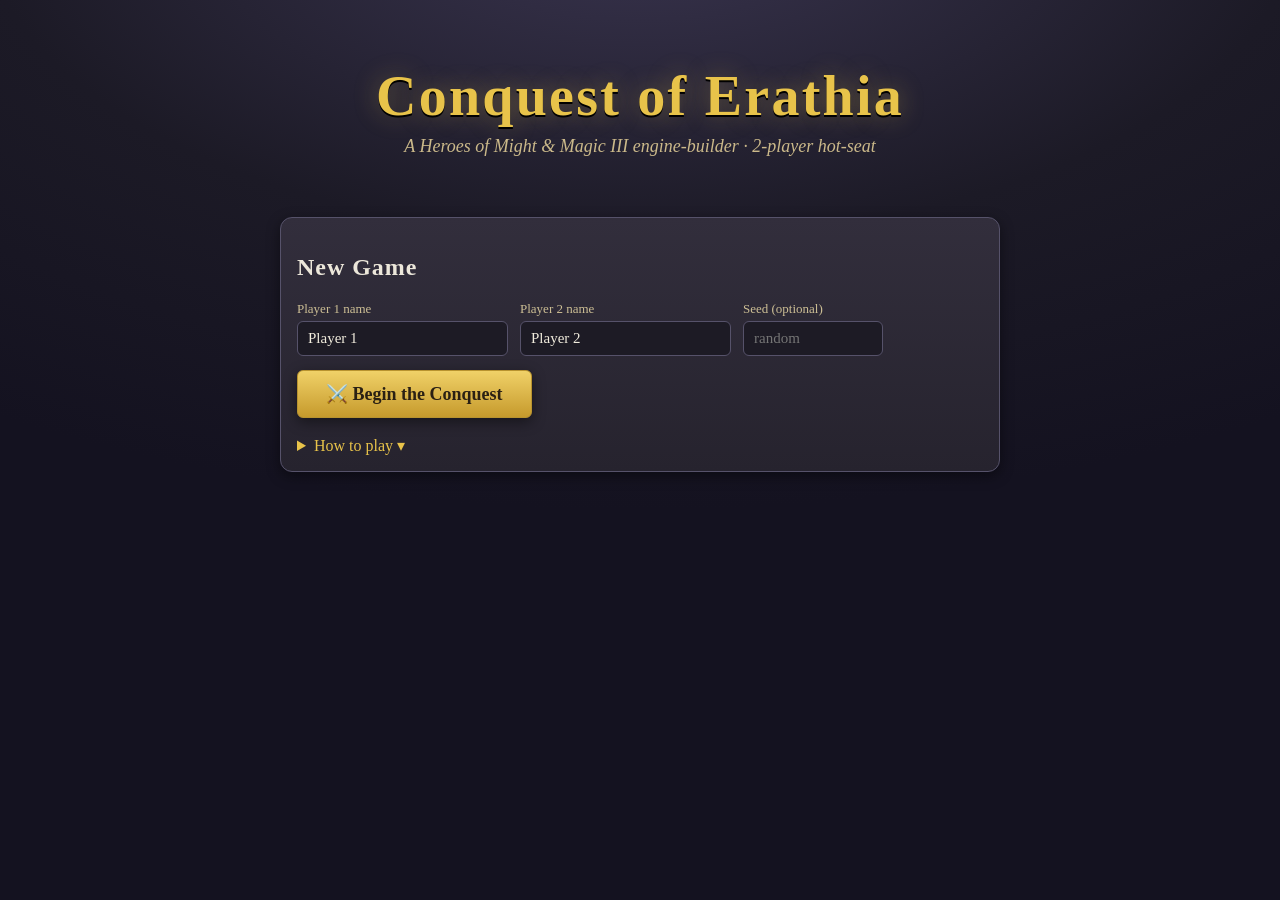
<file: index.html>
<!DOCTYPE html>
<html lang="en">
<head>
  <meta charset="UTF-8" />
  <meta name="viewport" content="width=device-width, initial-scale=1.0" />
  <title>Conquest of Erathia — The Card Game</title>
  <link rel="stylesheet" href="css/styles.css" />
</head>
<body>
  <div id="app">
    <!-- Title / setup / research / game / gameover screens are rendered here -->
    <div id="screen"></div>
    <!-- Full-screen overlay used for hot-seat hand-offs and modals -->
    <div id="overlay" class="hidden"></div>
  </div>
  <!-- single body-level tooltip bubble (never clipped by panels) -->
  <div id="floattip"></div>

  <!-- classic scripts so the game runs directly from file:// with no build step -->
  <script src="js/data.js"></script>
  <script src="js/engine.js"></script>
  <script src="js/cardimages.js"></script>
  <script src="js/ui.js"></script>
  <script src="js/main.js"></script>
</body>
</html>
</file>
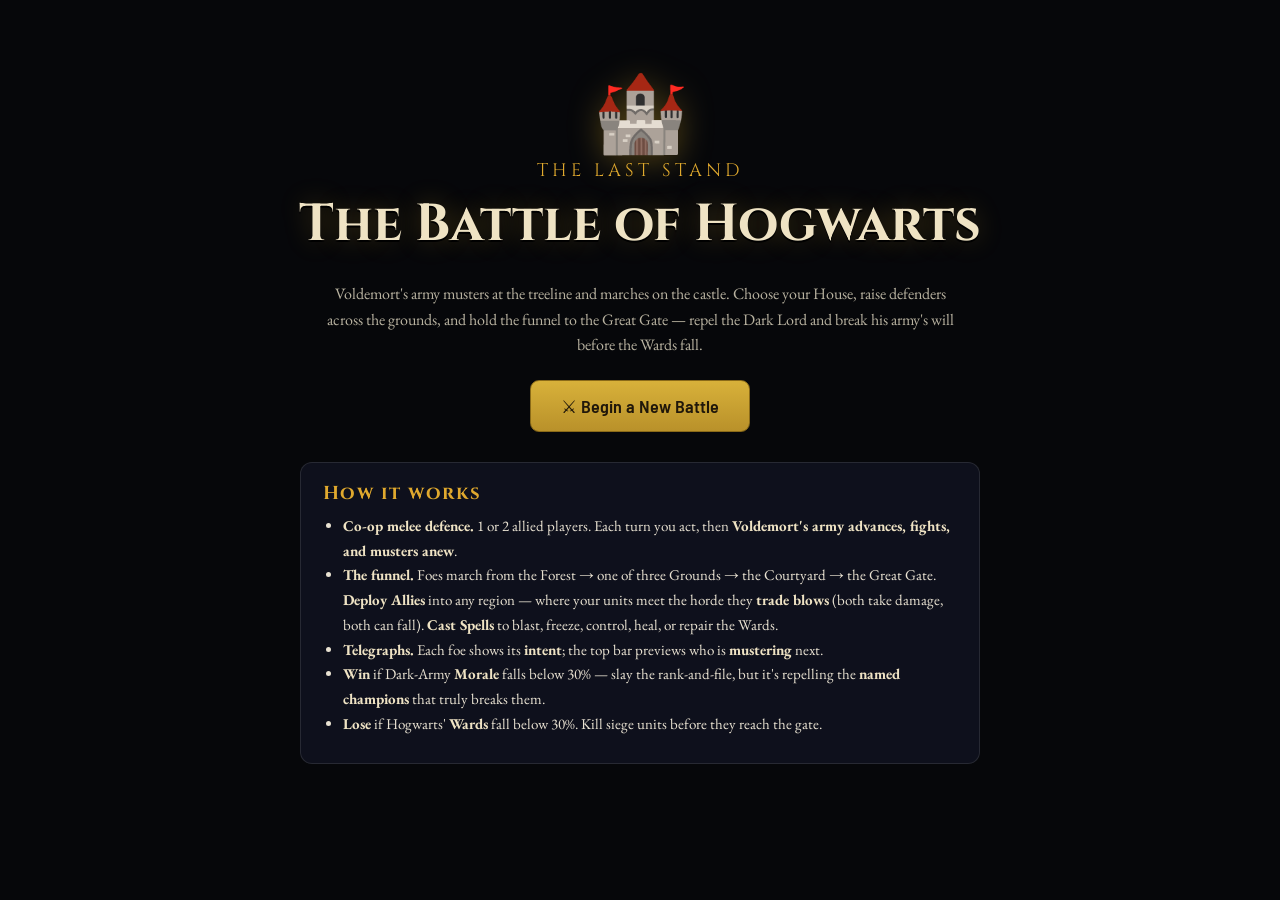
<file: hogwarts/index.html>
<!DOCTYPE html>
<html lang="en">
<head>
  <meta charset="UTF-8" />
  <meta name="viewport" content="width=device-width, initial-scale=1.0" />
  <title>The Battle of Hogwarts — The Last Stand</title>
  <link rel="stylesheet" href="css/styles.css" />
</head>
<body>
  <div id="app">
    <div id="screen"></div>
  </div>
  <div id="overlay" class="hidden"></div>
  <div id="floattip"></div>

  <!-- classic scripts: runs straight from file://, no build step -->
  <script src="js/data.js"></script>
  <script src="js/engine.js"></script>
  <script src="js/ui.js"></script>
  <script src="js/main.js"></script>
</body>
</html>
</file>
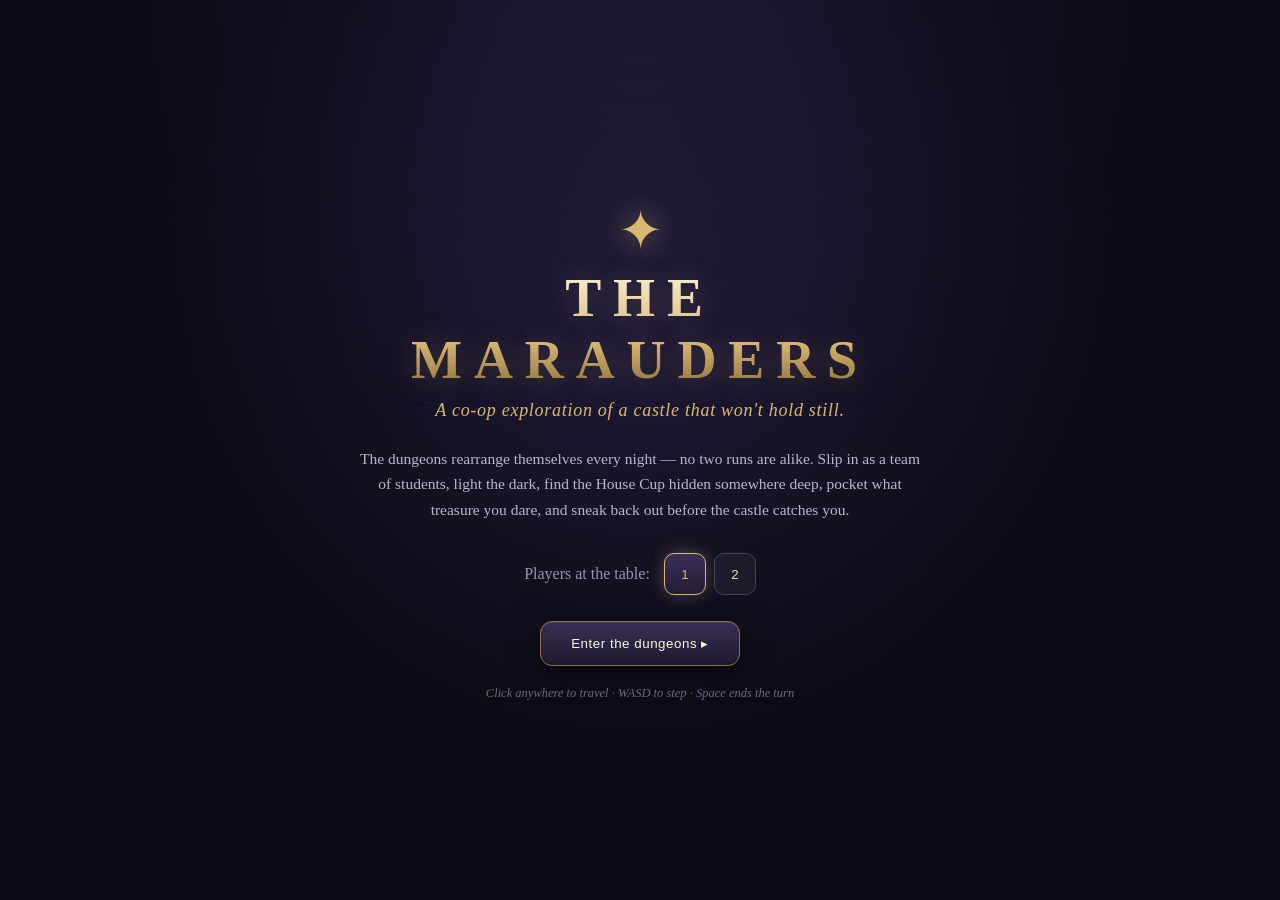
<file: marauders/index.html>
<!DOCTYPE html>
<html lang="en">
<head>
  <meta charset="UTF-8" />
  <meta name="viewport" content="width=device-width, initial-scale=1.0" />
  <title>The Marauders — a co-op Hogwarts exploration</title>
  <link rel="stylesheet" href="css/styles.css" />
</head>
<body>
  <div id="app"><!-- title / game screens render here --></div>

  <!-- classic scripts: runs straight from file:// with no build step -->
  <script src="js/data.js"></script>
  <script src="js/engine.js"></script>
  <script src="js/ui.js"></script>
  <script src="js/main.js"></script>
</body>
</html>
</file>
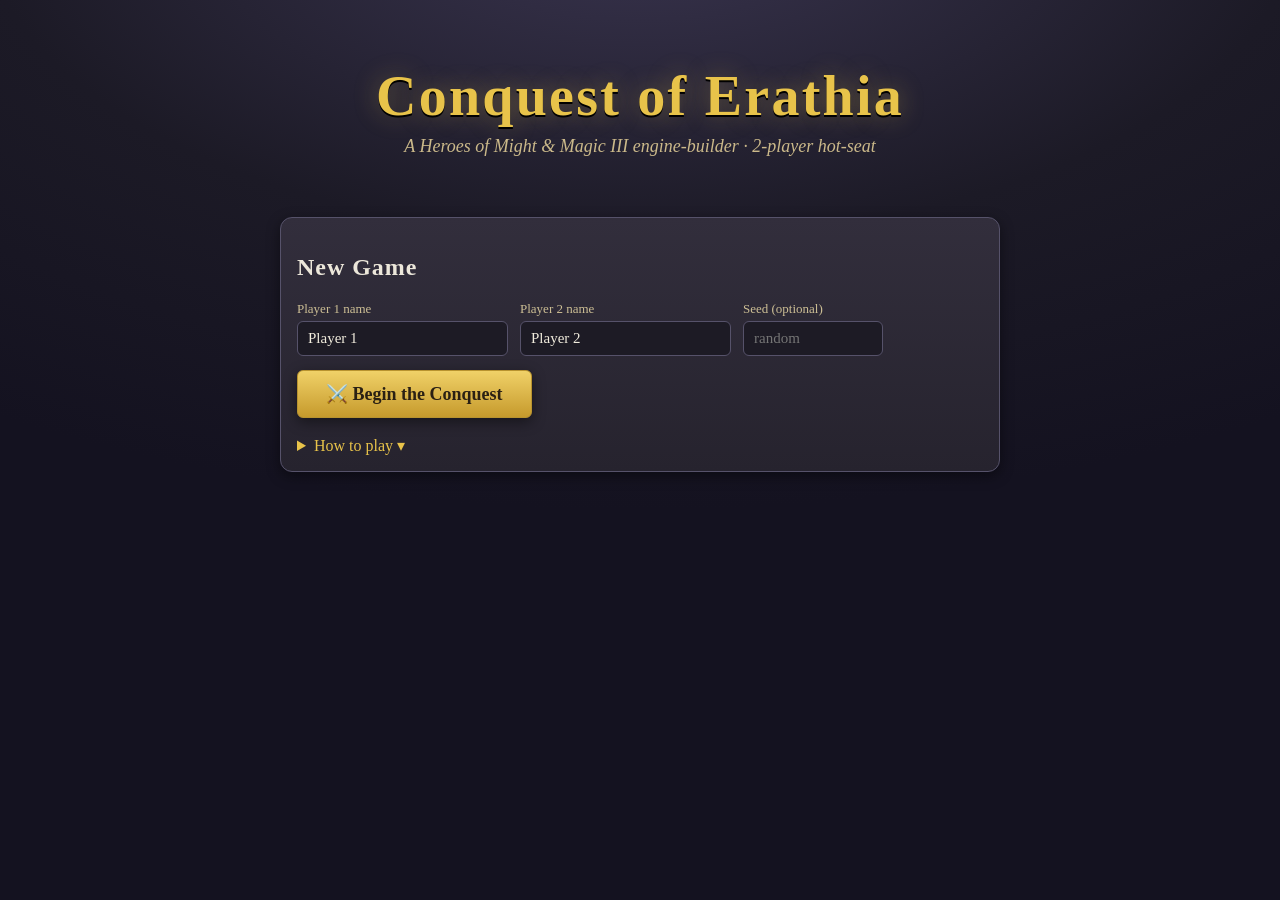
<file: backups/game-ui-2026-06-02/index.html>
<!DOCTYPE html>
<html lang="en">
<head>
  <meta charset="UTF-8" />
  <meta name="viewport" content="width=device-width, initial-scale=1.0" />
  <title>Conquest of Erathia — The Card Game</title>
  <link rel="stylesheet" href="css/styles.css" />
</head>
<body>
  <div id="app">
    <!-- Title / setup / research / game / gameover screens are rendered here -->
    <div id="screen"></div>
    <!-- Full-screen overlay used for hot-seat hand-offs and modals -->
    <div id="overlay" class="hidden"></div>
  </div>

  <!-- classic scripts so the game runs directly from file:// with no build step -->
  <script src="js/data.js"></script>
  <script src="js/engine.js"></script>
  <script src="js/ui.js"></script>
  <script src="js/main.js"></script>
</body>
</html>
</file>
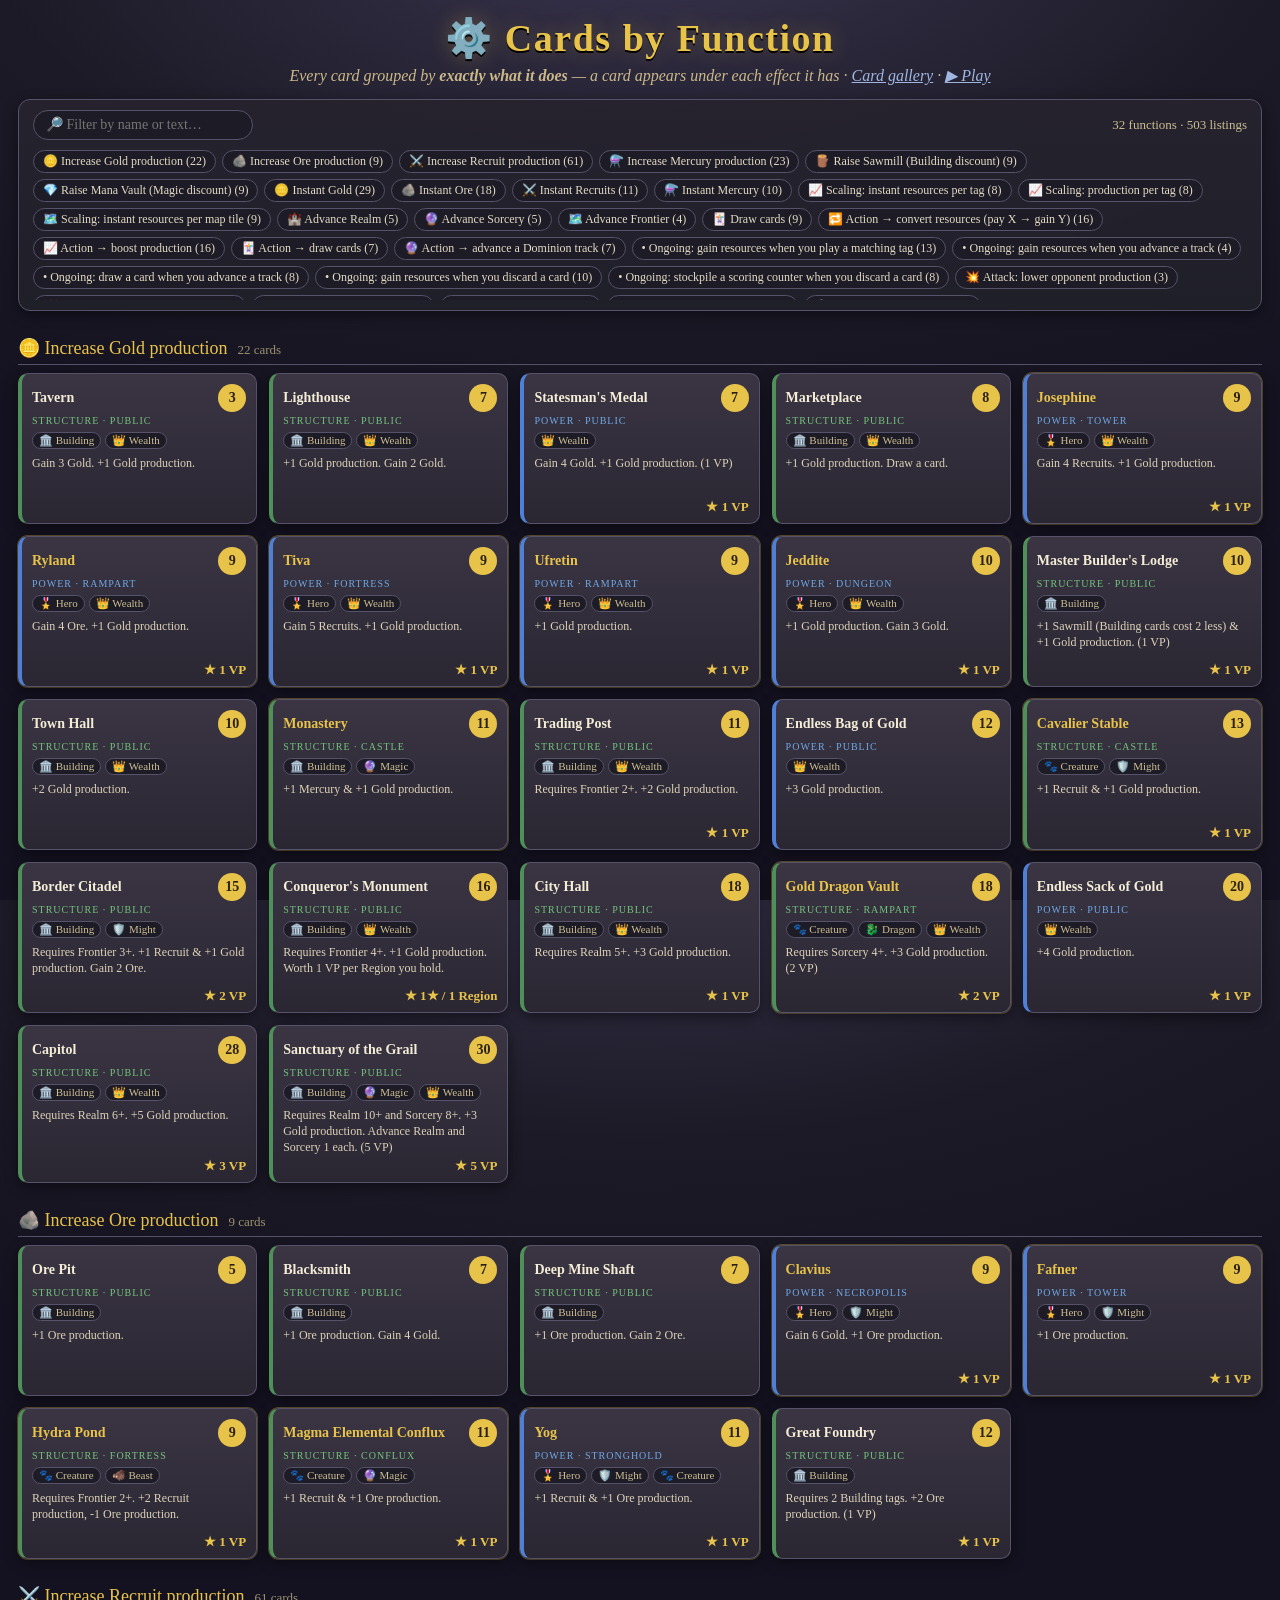
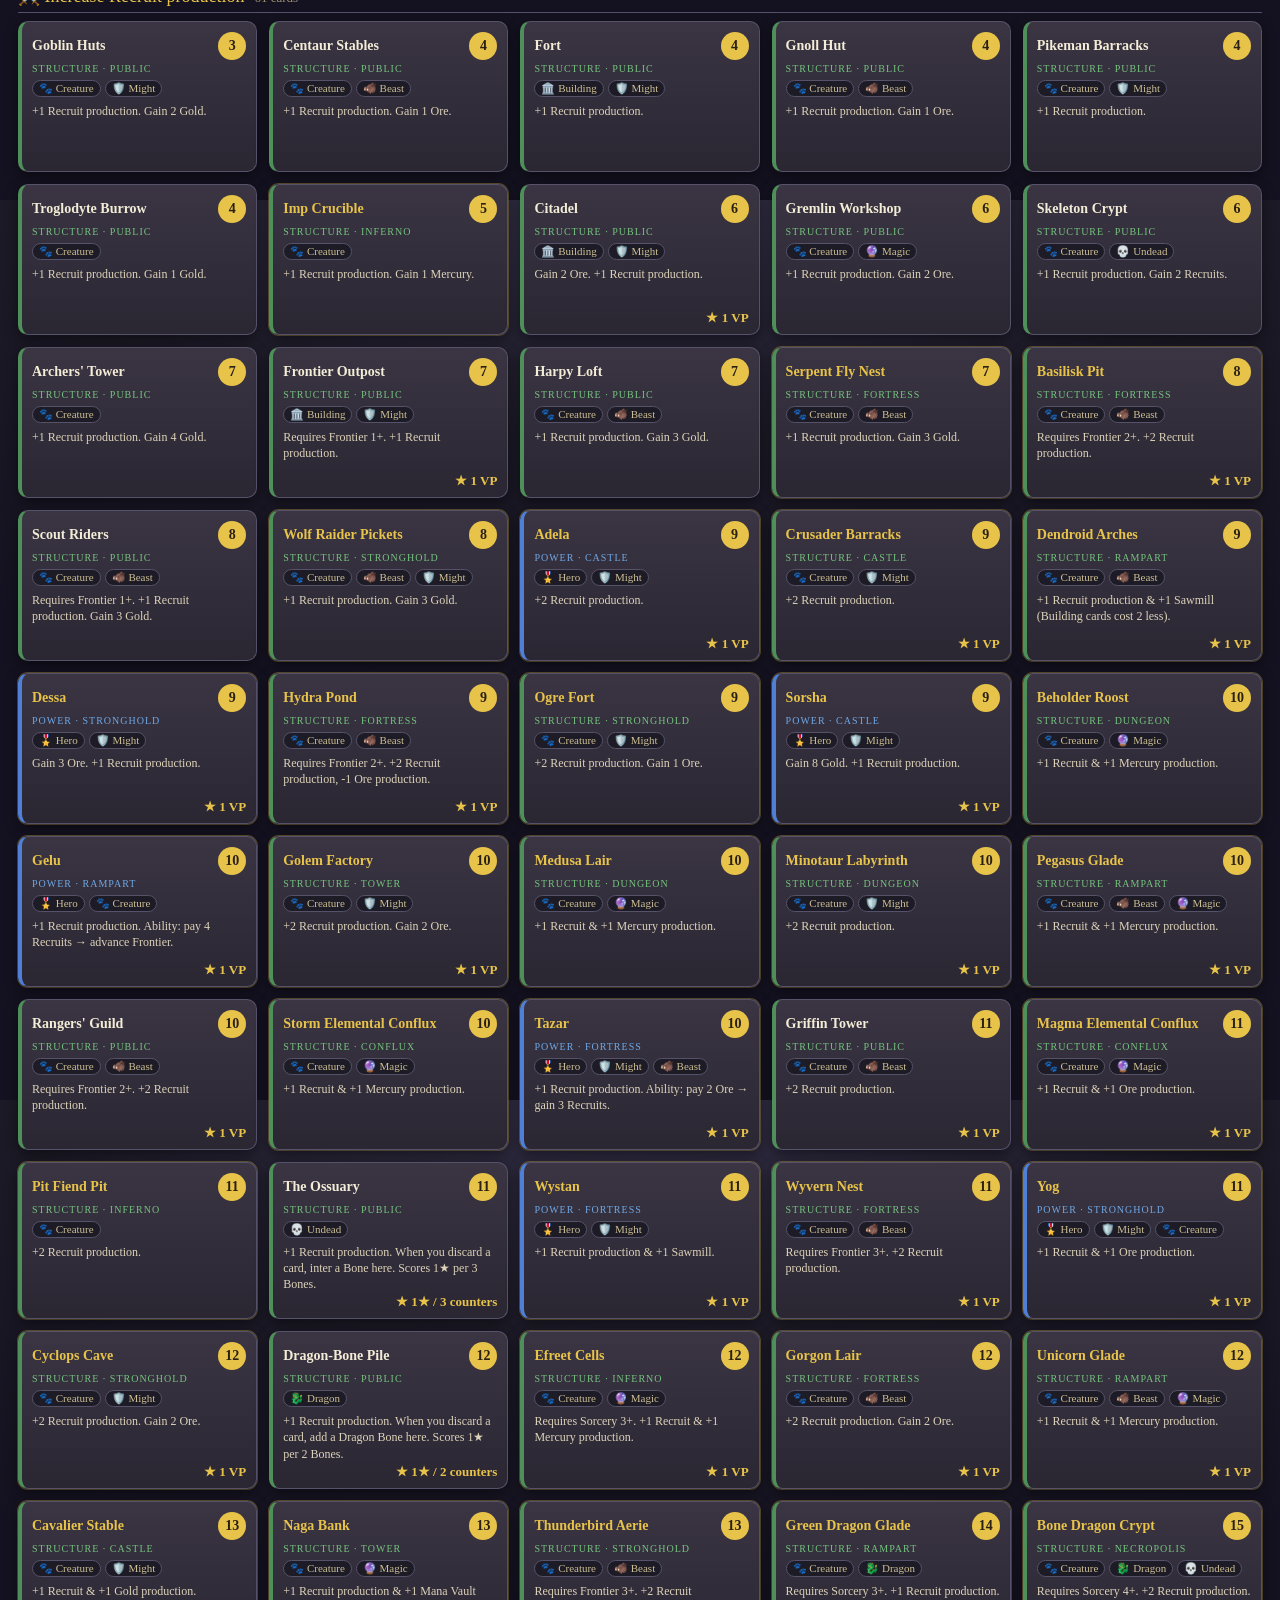
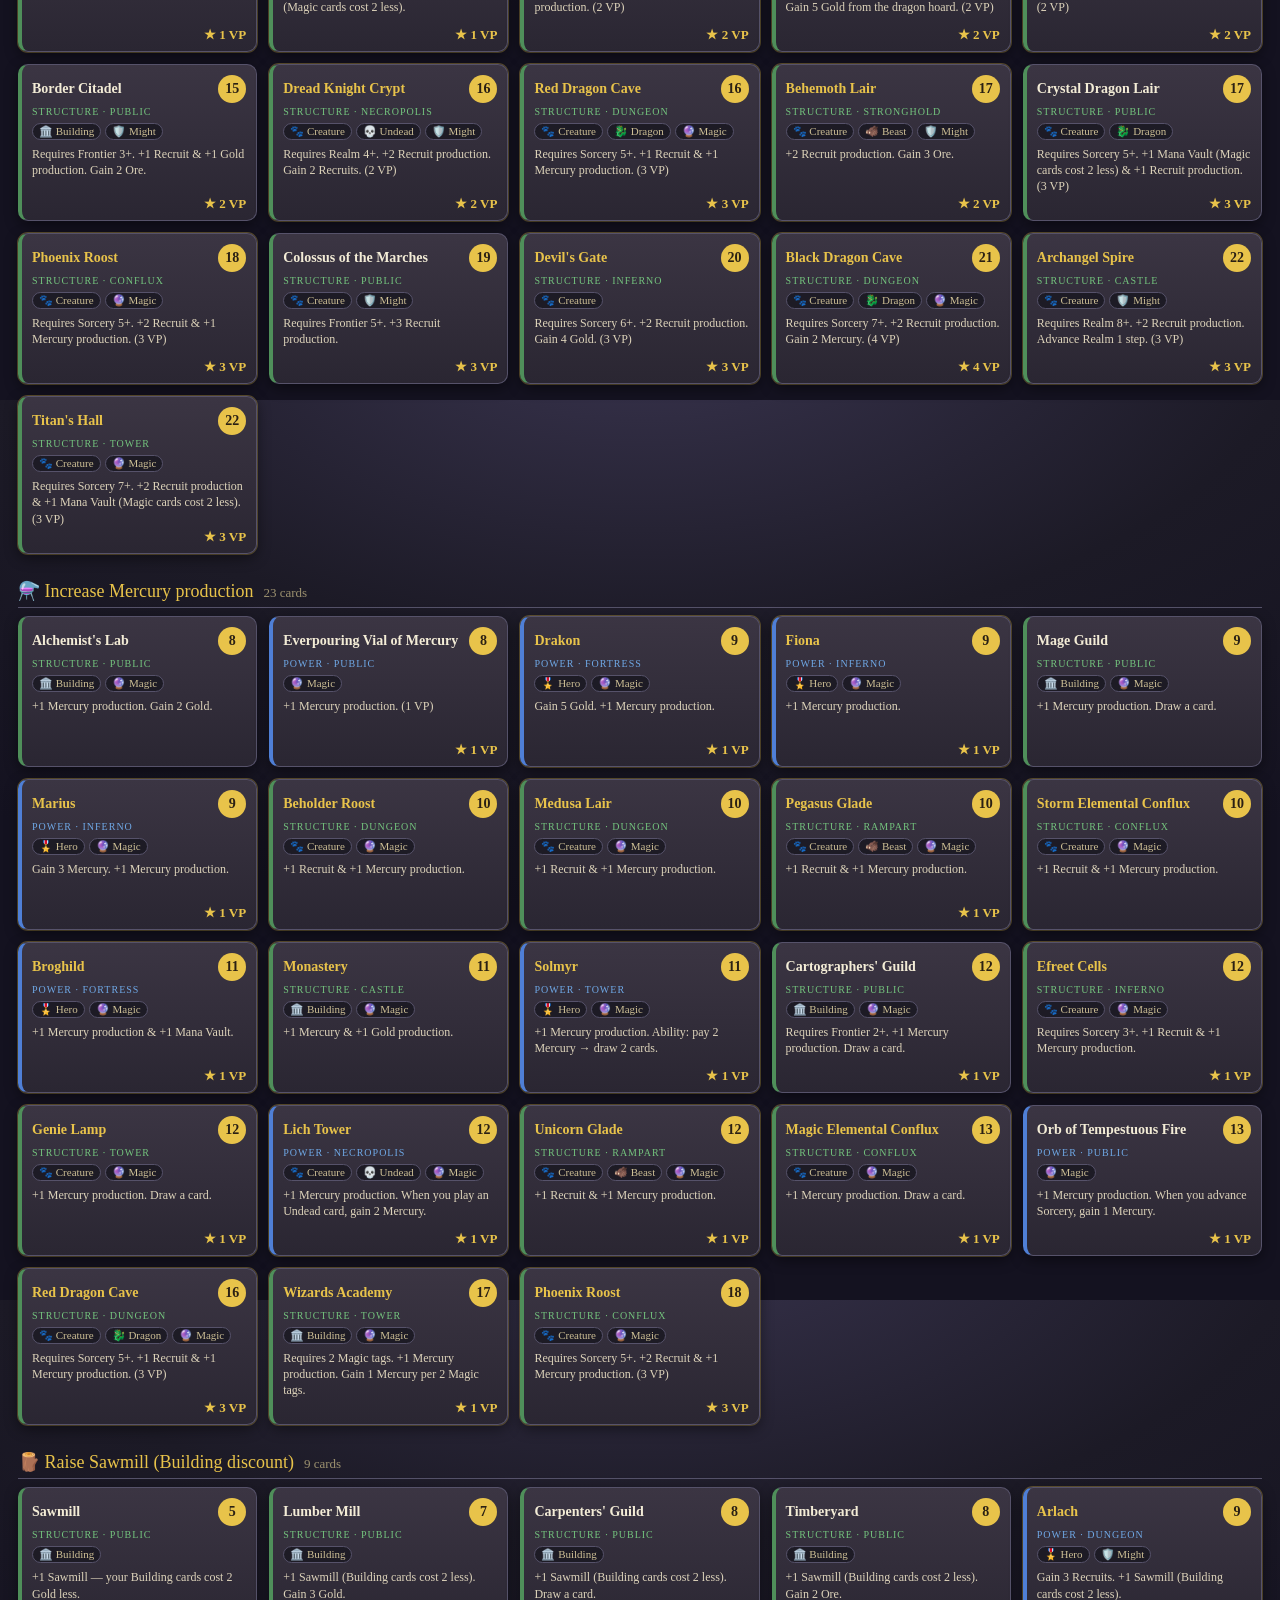
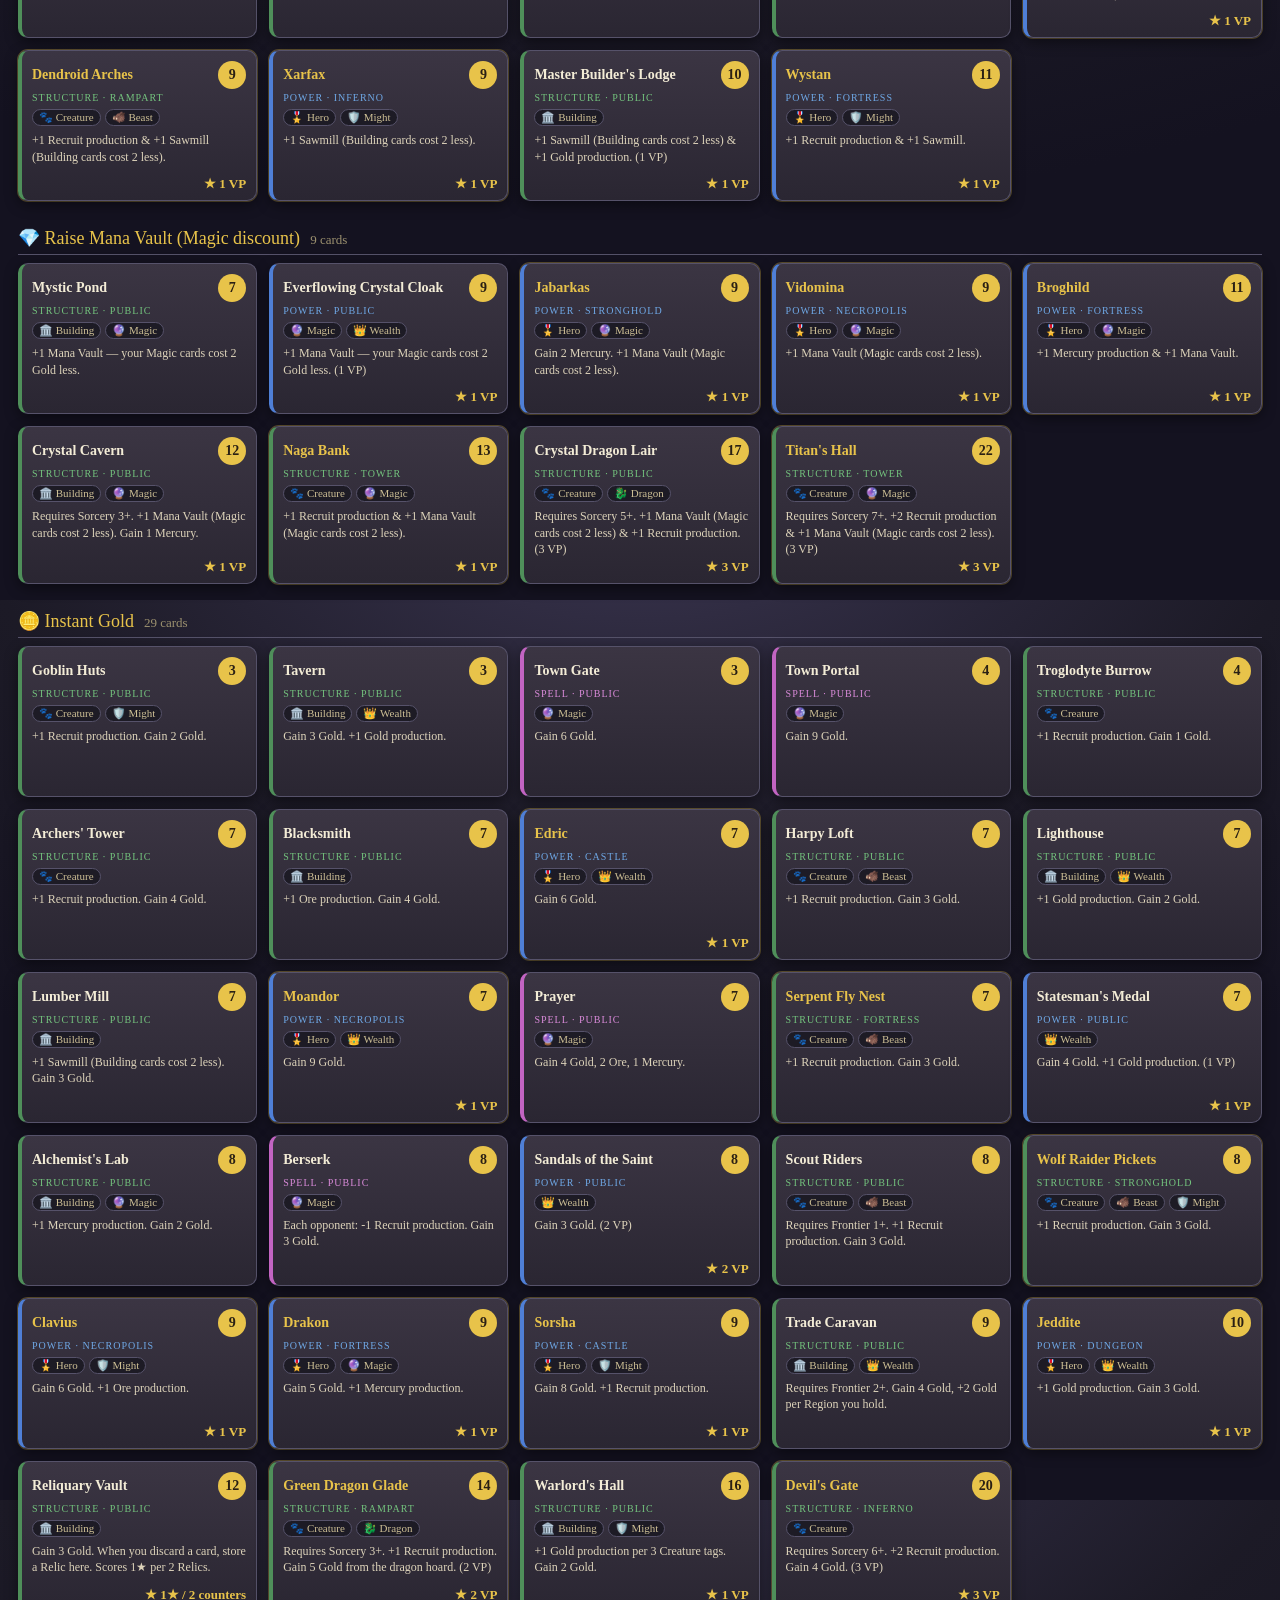
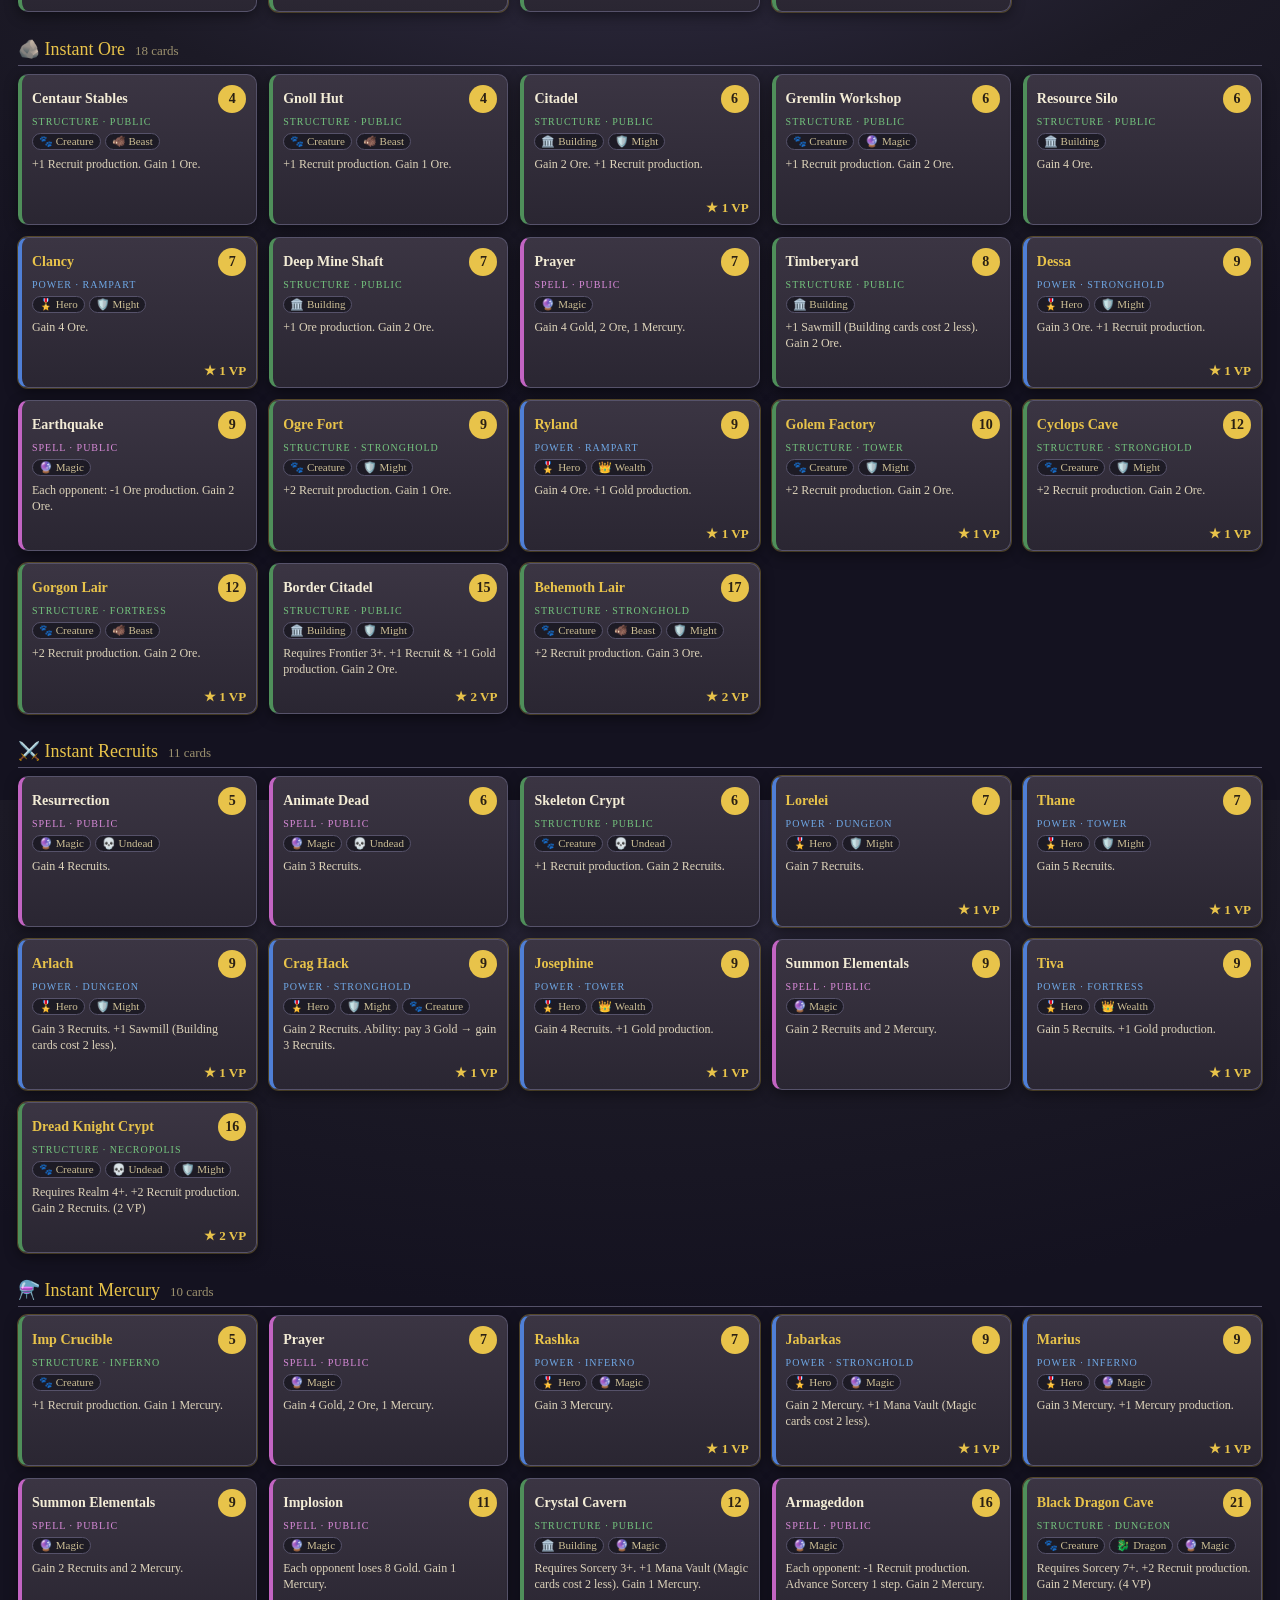
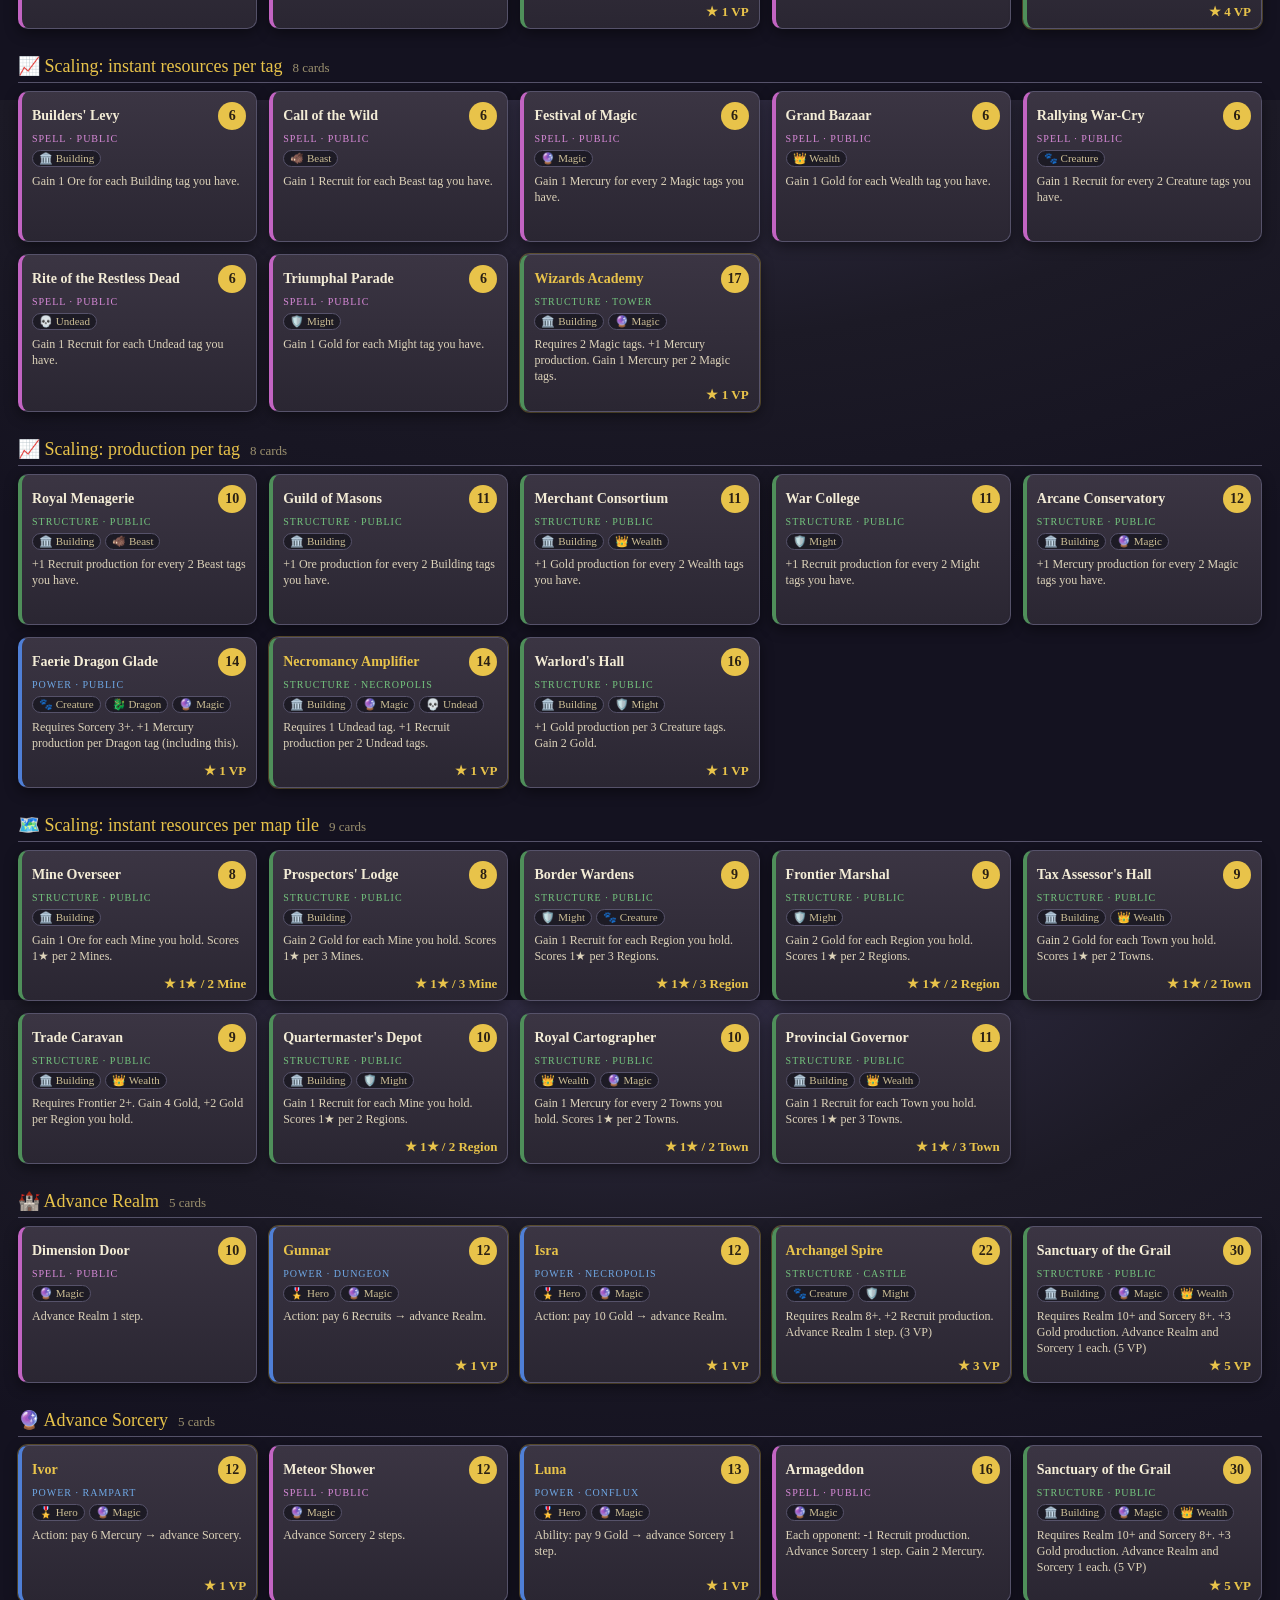
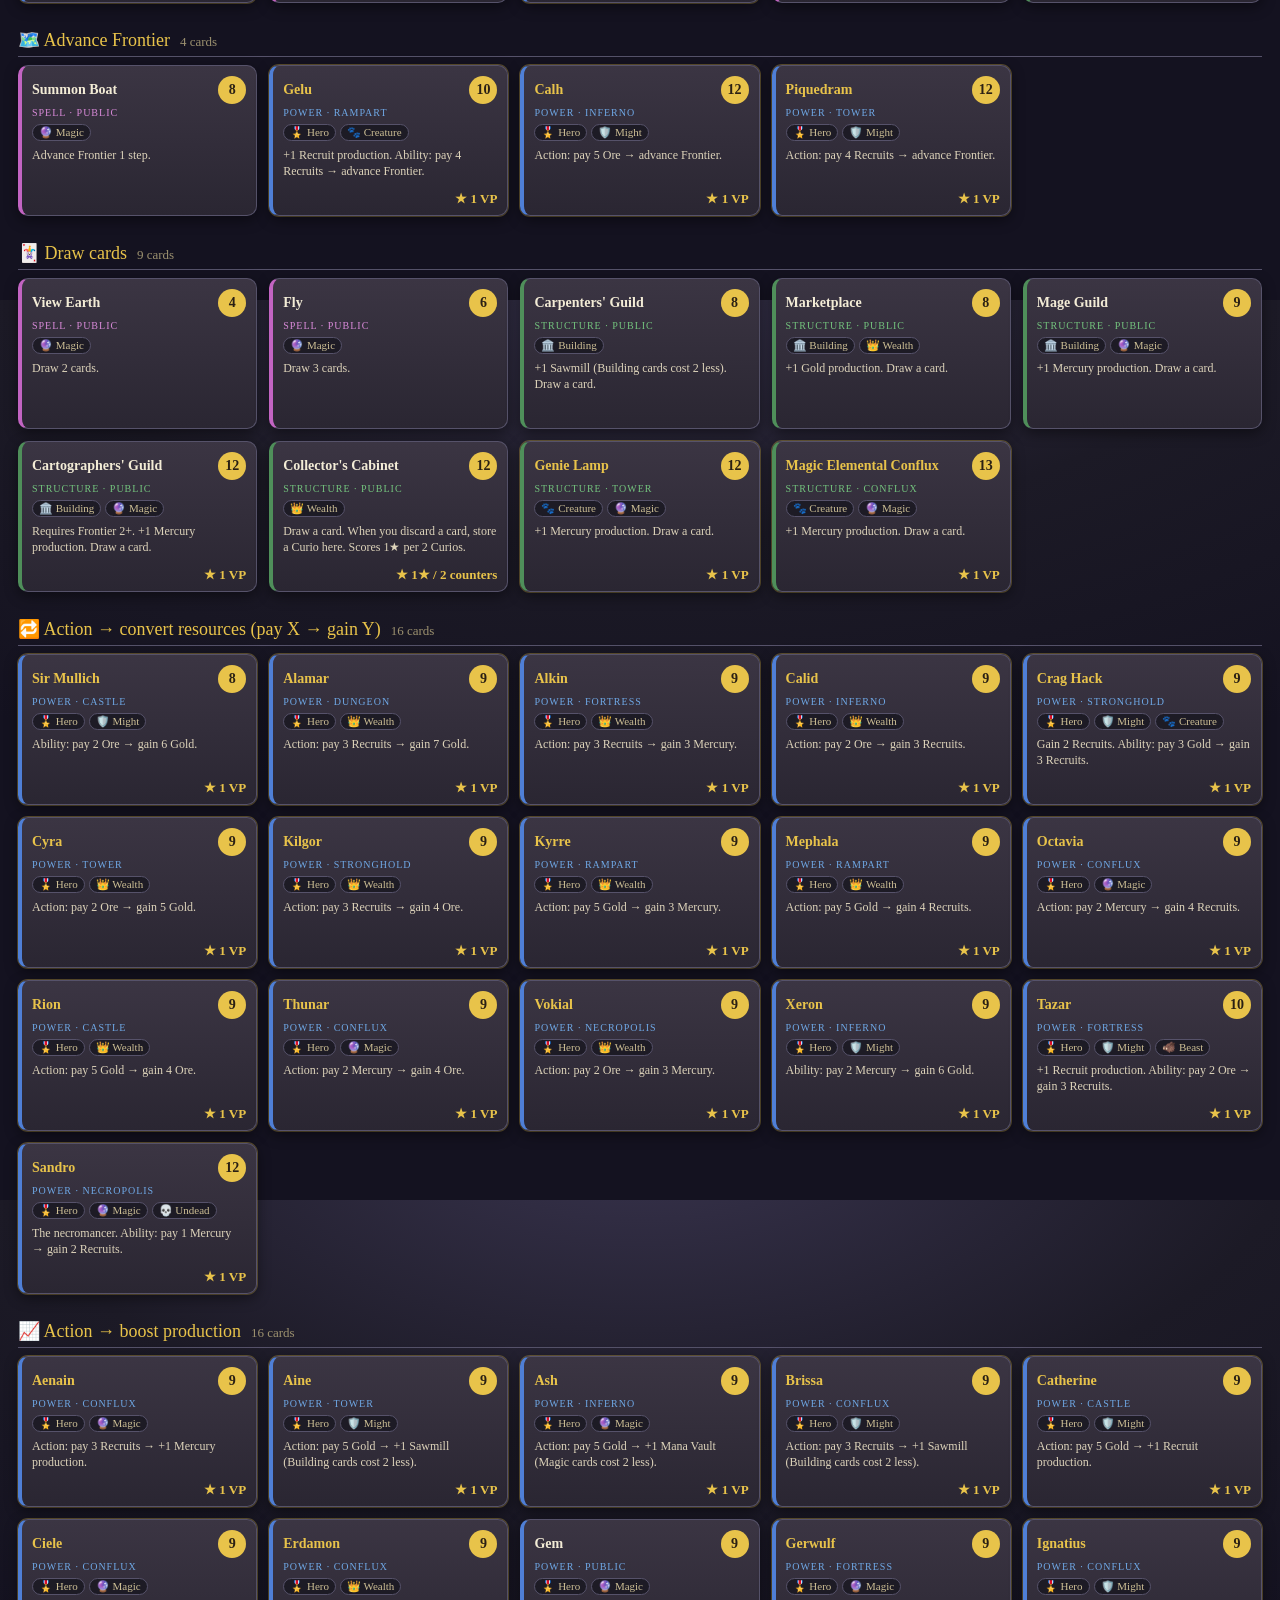
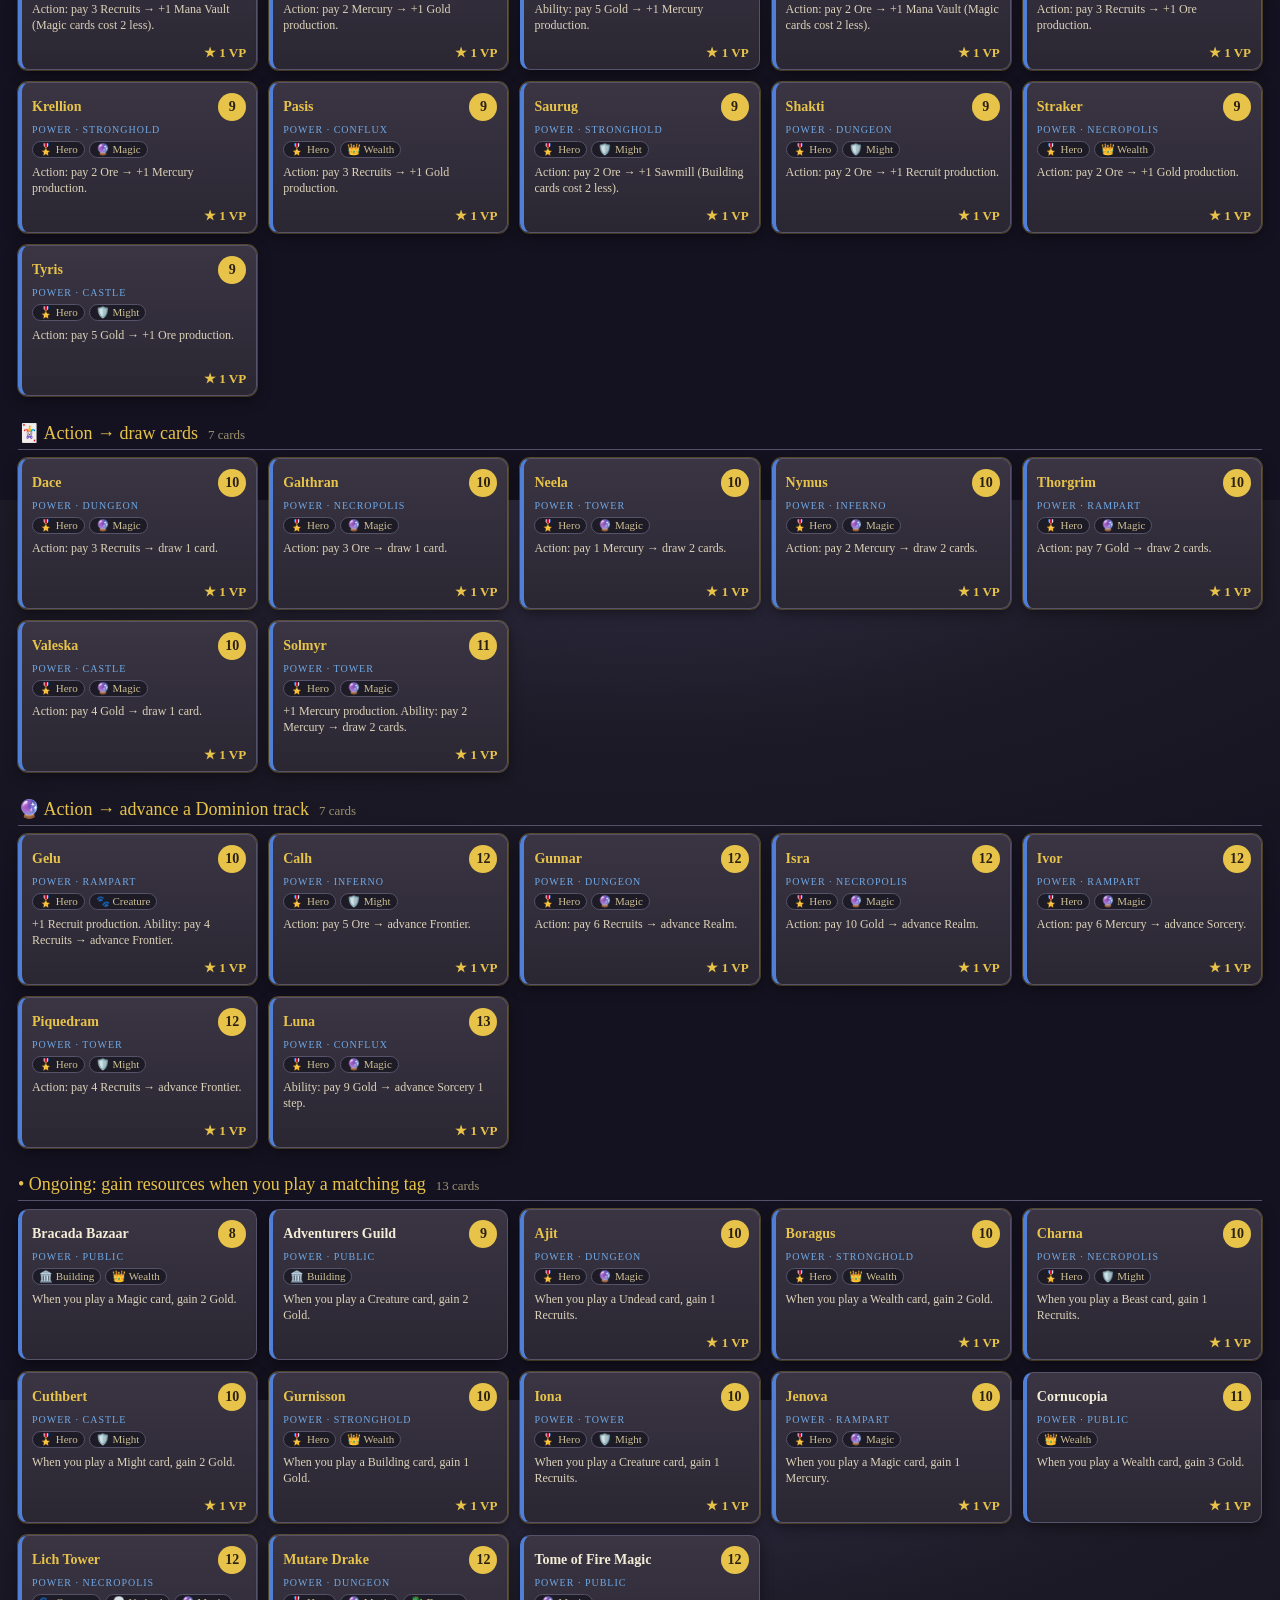
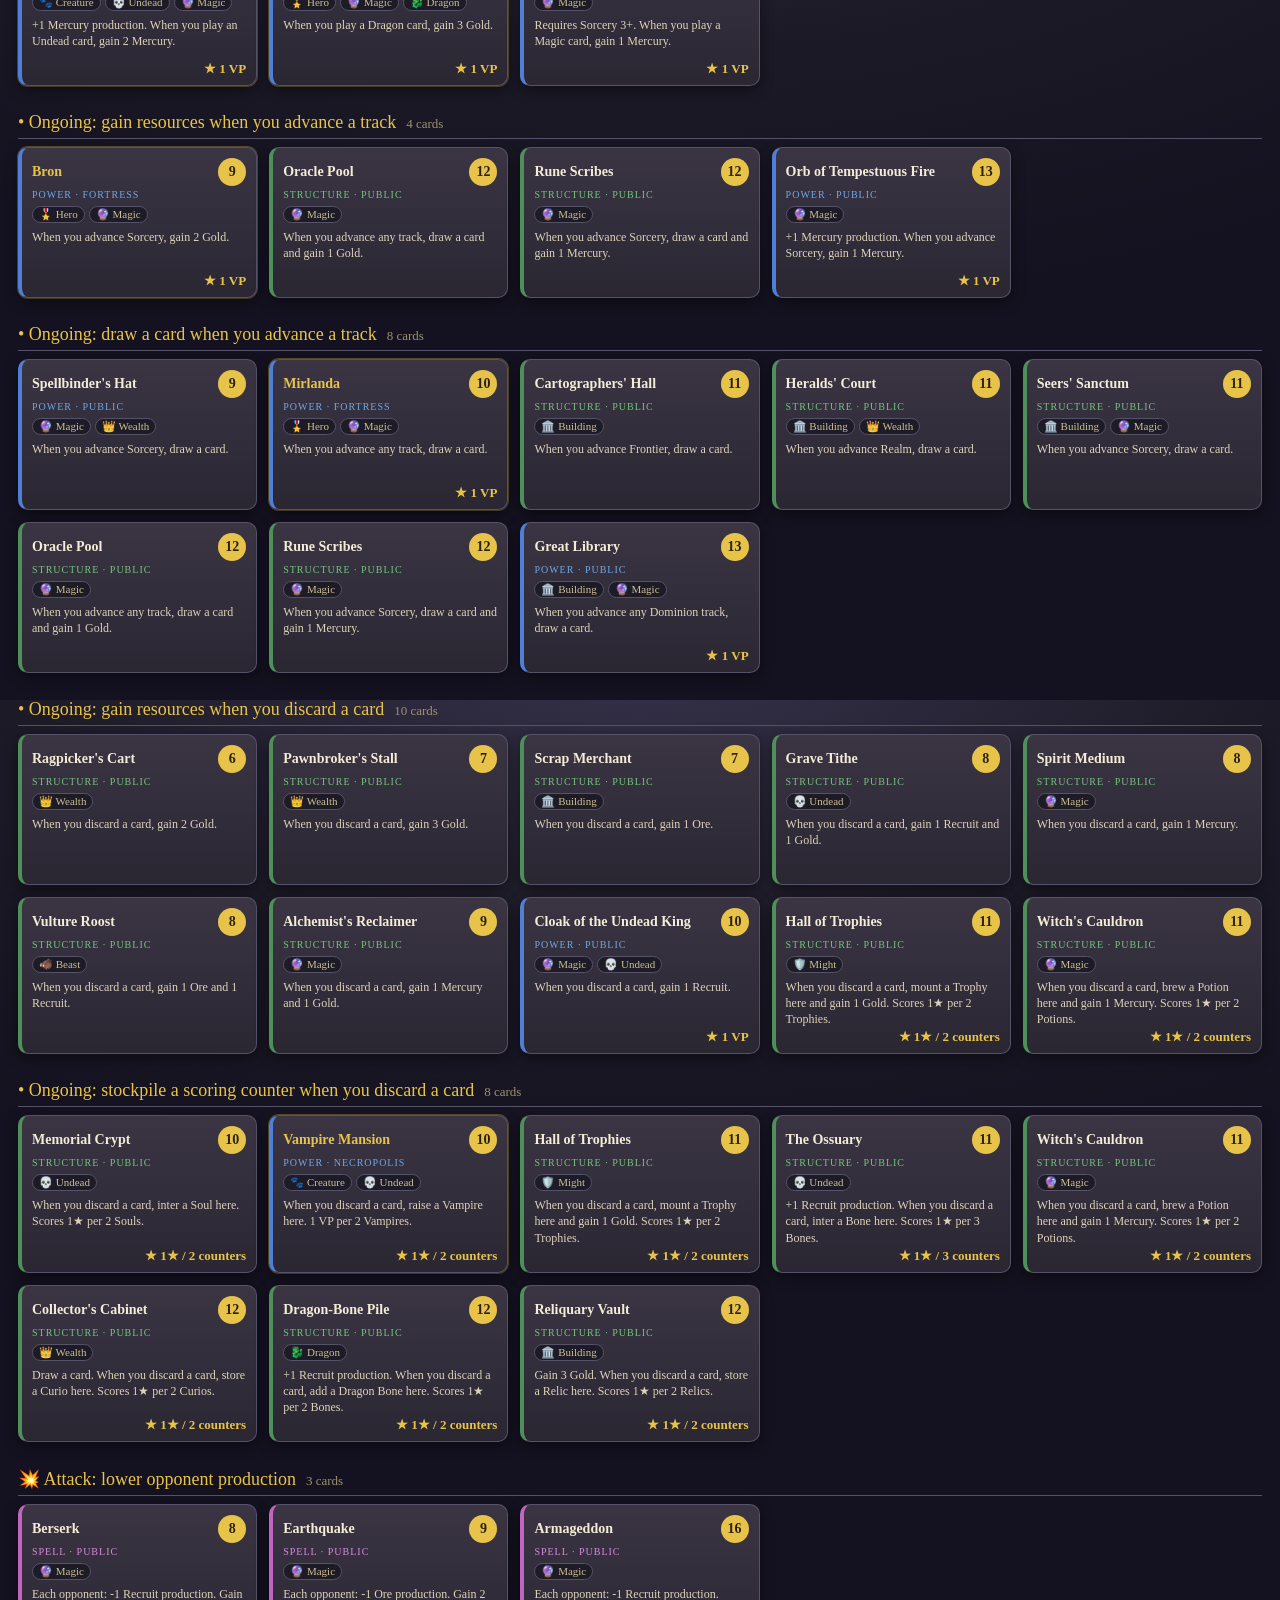
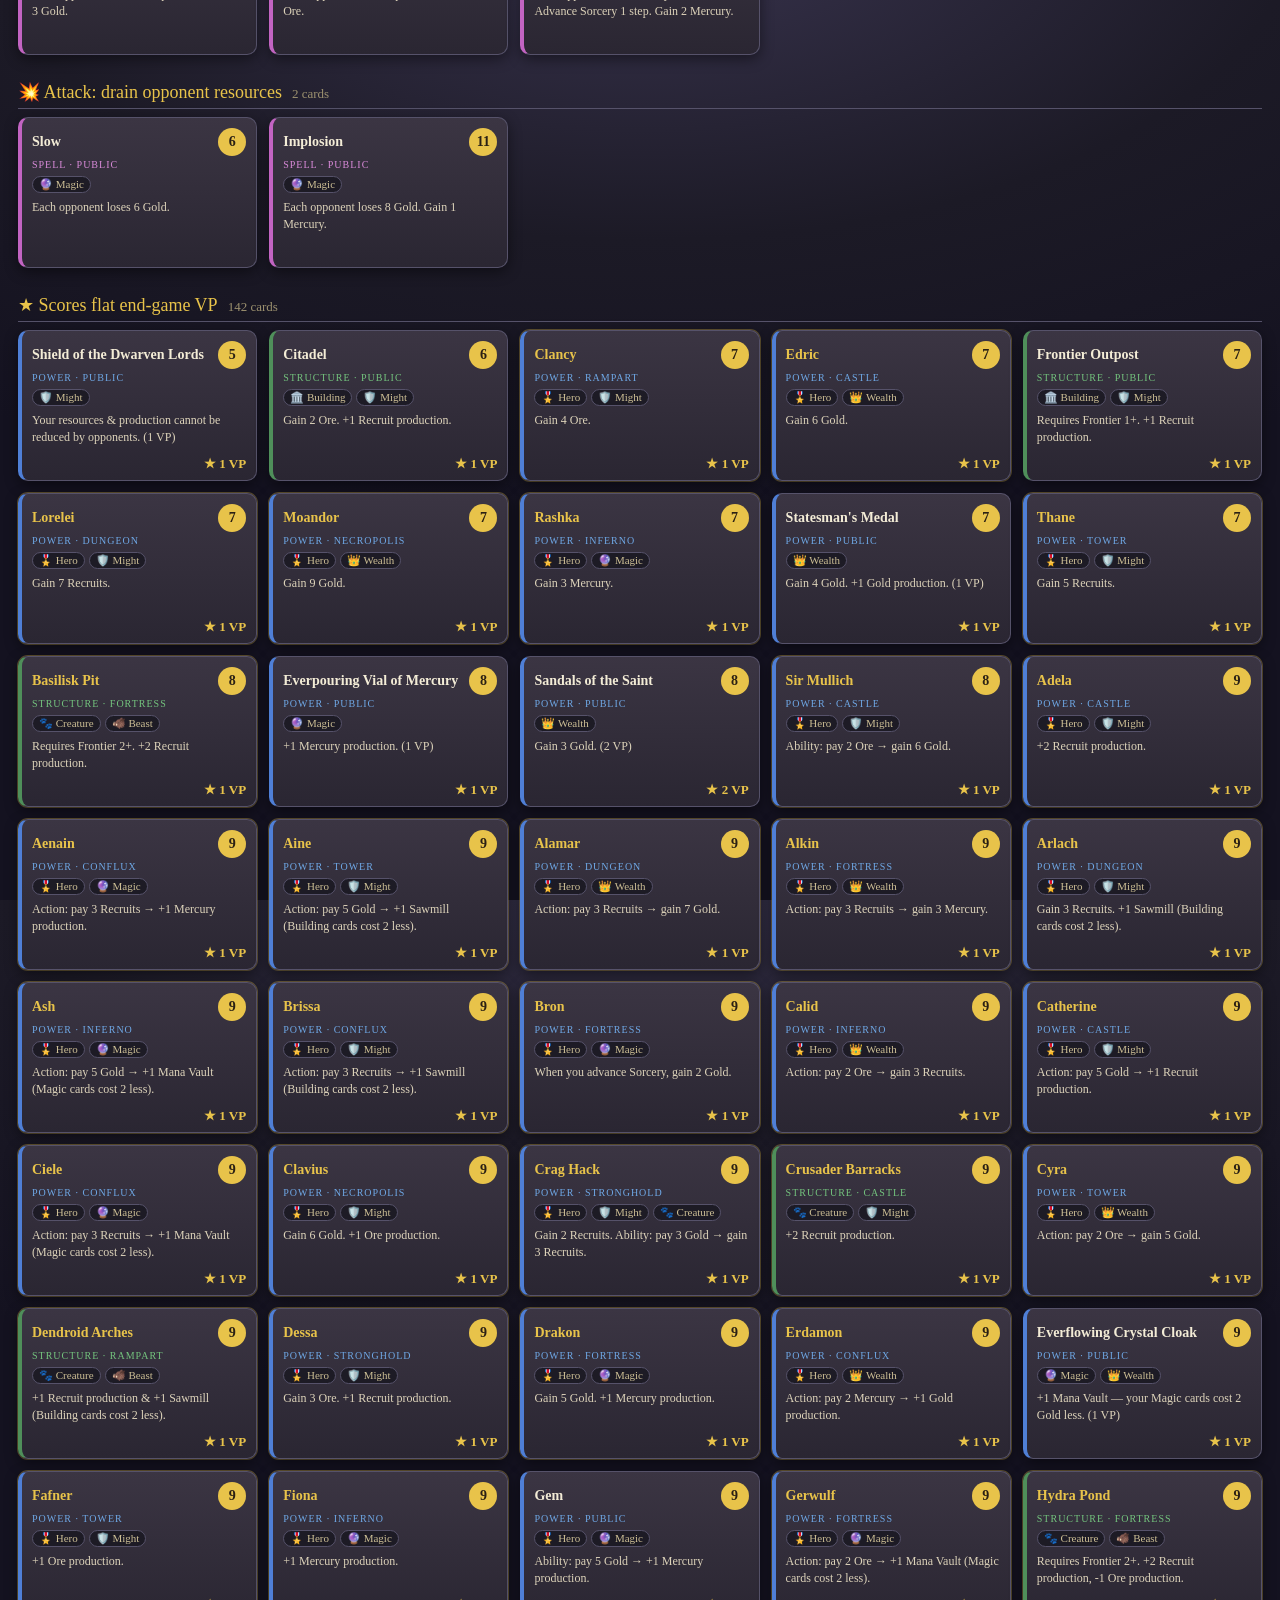
<file: cards-by-function.html>
<!DOCTYPE html>
<html lang="en">
<head>
  <meta charset="UTF-8" />
  <meta name="viewport" content="width=device-width, initial-scale=1.0" />
  <title>Conquest of Erathia — Cards by Function</title>
  <link rel="stylesheet" href="css/styles.css" />
  <style>
    body { padding-bottom: 60px; }
    .gal-wrap { max-width: 1500px; margin: 0 auto; padding: 16px 18px 40px; }
    .gal-head { text-align: center; margin-bottom: 14px; }
    .gal-head h1 { color: var(--gold); margin: 0; font-size: clamp(22px, 4vw, 38px);
      text-shadow: 0 2px 0 #000, 0 0 22px rgba(232,195,74,.3); }
    .gal-head .sub { color: #cbb98a; font-style: italic; margin-top: 6px; }
    .gal-head a { color: #9fb6e0; }
    .toolbar { position: sticky; top: 0; z-index: 20; background: linear-gradient(#26232ef2, #20202af2);
      backdrop-filter: blur(4px); border: 1px solid var(--stone-line); border-radius: 12px;
      padding: 10px 14px; margin-bottom: 16px; box-shadow: var(--shadow); }
    .filter-row { display: flex; flex-wrap: wrap; gap: 8px 12px; align-items: center; }
    .search { font-family: inherit; padding: 6px 12px; border-radius: 16px; border: 1px solid var(--stone-line);
      background: #1d1b25; color: #f1ecdd; font-size: 14px; min-width: 220px; }
    .count { margin-left: auto; color: #cbbd92; font-size: 13px; white-space: nowrap; }
    .index { display: flex; flex-wrap: wrap; gap: 6px; margin-top: 10px; max-height: 150px; overflow-y: auto; }
    .index a { font-size: 12px; text-decoration: none; border: 1px solid var(--stone-line); border-radius: 14px;
      padding: 3px 9px; background: #1d1b25; color: #e3dbc6; }
    .index a:hover { border-color: var(--gold); color: var(--gold); }
    .gal-section { margin: 26px 0 8px; color: var(--gold); font-size: 18px; border-bottom: 1px solid var(--stone-line);
      padding-bottom: 5px; display: flex; align-items: baseline; gap: 10px; scroll-margin-top: 150px; }
    .gal-section small { color: #9c916f; font-weight: 400; font-size: 13px; }
    .gal-grid { display: grid; grid-template-columns: repeat(auto-fill, minmax(210px, 1fr)); gap: 12px; }
    .gc { position: relative; border-radius: 10px; border: 1px solid var(--stone-line);
      background: linear-gradient(#3b3543, #2a2632); box-shadow: var(--shadow); padding: 10px 10px 26px; }
    .gc.t-auto   { border-left: 4px solid #4f8f5a; }
    .gc.t-active { border-left: 4px solid #4f7fd6; }
    .gc.t-event  { border-left: 4px solid #c264c2; }
    .gc.sig { box-shadow: var(--shadow), 0 0 0 1px rgba(232,195,74,.35); }
    .gc .chead { display: flex; justify-content: space-between; align-items: baseline; gap: 6px; }
    .gc .cname { font-weight: 700; color: #f3ecd6; font-size: 14px; line-height: 1.15; }
    .gc.sig .cname { color: var(--gold); }
    .gc .ccost { background: var(--gold); color: #2a2014; border-radius: 50%; width: 28px; height: 28px;
      flex: 0 0 auto; display: flex; align-items: center; justify-content: center; font-weight: 800; font-size: 14px; }
    .gc .ctype { font-size: 10px; letter-spacing: .1em; text-transform: uppercase; margin-top: 3px; }
    .gc .ctype.auto { color: #74c47e; } .gc .ctype.active { color: #6fa8e6; } .gc .ctype.event { color: #d98ad9; }
    .gc .ctags { display: flex; gap: 4px; flex-wrap: wrap; margin: 6px 0; }
    .gc .tg { font-size: 11px; padding: 1px 6px; border-radius: 10px; background: #1d1b25; border: 1px solid var(--stone-line); color: #cdbf95; }
    .gc .ctext { font-size: 12px; color: #ddd3ba; line-height: 1.35; min-height: 42px; }
    .gc .cvp { position: absolute; bottom: 8px; right: 10px; color: var(--gold); font-weight: 800; font-size: 13px; }
    .empty { color: #cbbd92; text-align: center; padding: 40px; font-style: italic; }
  </style>
</head>
<body>
  <div class="gal-wrap">
    <div class="gal-head">
      <h1>⚙️ Cards by Function</h1>
      <div class="sub">Every card grouped by <b>exactly what it does</b> — a card appears under each effect it has ·
        <a href="cards.html">Card gallery</a> · <a href="index.html">▶ Play</a></div>
    </div>
    <div class="toolbar">
      <div class="filter-row">
        <input class="search" id="search" placeholder="🔎 Filter by name or text…" />
        <span class="count" id="count"></span>
      </div>
      <div class="index" id="index"></div>
    </div>
    <div id="gallery"></div>
  </div>

  <script src="js/data.js"></script>
  <script>
  (function () {
    'use strict';
    const D = window.HK.data;
    const { CARDS, RES_INFO, TAG_INFO, TILE_INFO, CARD_FACTION, factionById } = D;
    const TYPE_LABEL = { auto: 'Structure', active: 'Power', event: 'Spell' };

    // Resource → bucket-label fragments. Wood/Crystal are the DISCOUNT TRACKS now.
    const PROD = { gold: 'Increase Gold production', ore: 'Increase Ore production',
      recruits: 'Increase Recruit production', mercury: 'Increase Mercury production',
      wood: 'Raise Sawmill (Building discount)', crystal: 'Raise Mana Vault (Magic discount)' };
    const GAIN = { gold: 'Instant Gold', ore: 'Instant Ore', recruits: 'Instant Recruits',
      mercury: 'Instant Mercury', wood: 'Instant Sawmill', crystal: 'Instant Mana Vault' };
    const GLOBAL = { realm: 'Advance Realm', sorcery: 'Advance Sorcery', frontier: 'Advance Frontier' };
    const WHEN = { onPlayTag: 'when you play a matching tag', onRaiseGlobal: 'when you advance a track',
      onDiscard: 'when you discard a card' };

    // Icons per bucket (default • if unmapped — nothing is ever dropped for a missing icon).
    const ICON = {
      'Increase Gold production': '🪙', 'Increase Ore production': '🪨', 'Increase Recruit production': '⚔️',
      'Increase Mercury production': '⚗️', 'Raise Sawmill (Building discount)': '🪵', 'Raise Mana Vault (Magic discount)': '💎',
      'Instant Gold': '🪙', 'Instant Ore': '🪨', 'Instant Recruits': '⚔️', 'Instant Mercury': '⚗️',
      'Instant Sawmill': '🪵', 'Instant Mana Vault': '💎',
      'Scaling: instant resources per tag': '📈', 'Scaling: production per tag': '📈', 'Scaling: instant resources per map tile': '🗺️',
      'Advance Realm': '🏰', 'Advance Sorcery': '🔮', 'Advance Frontier': '🗺️',
      'Draw cards': '🃏', 'Gain Renown': '🎖️', 'Instant Victory Points': '★',
      'Action → convert resources (pay X → gain Y)': '🔁', 'Action → boost production': '📈',
      'Action → draw cards': '🃏', 'Action → advance a Dominion track': '🔮', 'Action → gain Victory Points': '★',
      'Action → gain Renown': '🎖️', 'Action → attack the opponent': '💥', 'Action → scaling gain': '📊',
      'Attack: lower opponent production': '💥', 'Attack: drain opponent resources': '💥',
      'Scores flat end-game VP': '★', 'Scores VP per tag': '★', 'Scores VP per map tile': '★', 'Scores VP per stored counter': '★',
      'Protects you from attacks': '🛡️', 'No parsed effect': '◦',
    };
    const ongoing = (verb, type) => 'Ongoing: ' + verb + ' ' + (WHEN[type] || 'on a trigger');
    // Preferred display order (prefixes). Any bucket not listed is appended (alphabetical) — never dropped.
    const ORDER = [
      'Increase Gold production', 'Increase Ore production', 'Increase Recruit production', 'Increase Mercury production',
      'Raise Sawmill (Building discount)', 'Raise Mana Vault (Magic discount)',
      'Instant Gold', 'Instant Ore', 'Instant Recruits', 'Instant Mercury', 'Instant Sawmill', 'Instant Mana Vault',
      'Scaling: instant resources per tag', 'Scaling: production per tag', 'Scaling: instant resources per map tile',
      'Advance Realm', 'Advance Sorcery', 'Advance Frontier',
      'Draw cards', 'Gain Renown', 'Instant Victory Points',
      'Action → convert resources (pay X → gain Y)', 'Action → boost production', 'Action → draw cards',
      'Action → advance a Dominion track', 'Action → gain Victory Points', 'Action → gain Renown',
      'Action → attack the opponent', 'Action → scaling gain',
      ongoing('gain resources', 'onPlayTag'), ongoing('draw a card', 'onPlayTag'), ongoing('stockpile a scoring counter', 'onPlayTag'),
      ongoing('gain resources', 'onRaiseGlobal'), ongoing('draw a card', 'onRaiseGlobal'), ongoing('stockpile a scoring counter', 'onRaiseGlobal'),
      ongoing('gain resources', 'onDiscard'), ongoing('draw a card', 'onDiscard'), ongoing('stockpile a scoring counter', 'onDiscard'),
      'Attack: lower opponent production', 'Attack: drain opponent resources',
      'Scores flat end-game VP', 'Scores VP per tag', 'Scores VP per map tile', 'Scores VP per stored counter',
      'Protects you from attacks', 'No parsed effect',
    ];

    // Return the set of specific function-bucket labels a card belongs to.
    function buckets(c) {
      const out = new Set();
      const ops = typeof c.effects === 'function' ? (() => { try { return c.effects(); } catch (e) { return []; } })() : (c.effects || []);
      for (const op of ops) {
        if (op.prod) for (const k in op.prod) out.add(PROD[k] || ('Increase ' + (RES_INFO[k] ? RES_INFO[k].name : k) + ' production'));
        if (op.gain) for (const k in op.gain) out.add(GAIN[k] || ('Instant ' + (RES_INFO[k] ? RES_INFO[k].name : k)));
        if (op.global) for (const p in op.global) out.add(GLOBAL[p] || ('Advance ' + p));
        if (op.renown != null) out.add('Gain Renown');
        if (op.draw) out.add('Draw cards');
        if (op.vpNow) out.add('Instant Victory Points');
        if (op.gainPerTag) out.add('Scaling: instant resources per tag');
        if (op.prodPerTag) out.add('Scaling: production per tag');
        if (op.gainPerTile) out.add('Scaling: instant resources per map tile');
        if (op.attackProd) out.add('Attack: lower opponent production');
        if (op.attackRes) out.add('Attack: drain opponent resources');
        if (op.addTrigger) {
          const t = op.addTrigger.type, eff = op.addTrigger.effect || [];
          if (eff.some(e => e.gain)) out.add(ongoing('gain resources', t));
          if (eff.some(e => e.draw)) out.add(ongoing('draw a card', t));
          if (eff.some(e => e.store != null)) out.add(ongoing('stockpile a scoring counter', t));
          if (!eff.length) out.add(ongoing('trigger an effect', t));
        }
        if (op.addAction) {
          for (const e of (op.addAction.effect || [])) {
            if (e.gain) out.add('Action → convert resources (pay X → gain Y)');
            if (e.prod) out.add('Action → boost production');
            if (e.draw) out.add('Action → draw cards');
            if (e.global) { out.add('Action → advance a Dominion track'); for (const p in e.global) out.add(GLOBAL[p] || ('Advance ' + p)); }
            if (e.vpNow) out.add('Action → gain Victory Points');
            if (e.renown != null) out.add('Action → gain Renown');
            if (e.attackProd || e.attackRes) out.add('Action → attack the opponent');
            if (e.gainPerTag || e.prodPerTag || e.gainPerTile) out.add('Action → scaling gain');
          }
        }
      }
      const v = c.vp;
      if (v != null) {
        if (typeof v === 'number') out.add('Scores flat end-game VP');
        else if (v.perTag) out.add('Scores VP per tag');
        else if (v.perTile) out.add('Scores VP per map tile');
        else if (v.perStore) out.add('Scores VP per stored counter');
        else out.add('Scores flat end-game VP');
      }
      if (c.protect) out.add('Protects you from attacks');
      if (!out.size) out.add('No parsed effect');
      return out;
    }

    const tagged = CARDS.map(c => ({ c, set: buckets(c) }));

    function vpText(card) {
      const v = card.vp;
      if (v == null) return null;
      if (typeof v === 'number') return v + ' VP';
      if (v.perStore) return '1★ / ' + v.perStore + ' counters';
      if (v.perTag) return '1★ / ' + v.perTag.per + ' ' + (TAG_INFO[v.perTag.tag] ? TAG_INFO[v.perTag.tag].name : v.perTag.tag);
      if (v.perTile) return '1★ / ' + v.perTile.per + ' ' + (TILE_INFO[v.perTile.tile] ? TILE_INFO[v.perTile.tile].name : v.perTile.tile);
      return '★';
    }
    function cardFace(card) {
      const fac = CARD_FACTION[card.id];
      const el = document.createElement('div');
      el.className = 'gc t-' + card.type + (fac ? ' sig' : '');
      const tags = (card.tags || []).map(t => `<span class="tg">${TAG_INFO[t] ? TAG_INFO[t].icon + ' ' + TAG_INFO[t].name : t}</span>`).join('');
      const vp = vpText(card);
      el.innerHTML =
        `<div class="chead"><div class="cname">${card.name}</div><div class="ccost">${card.cost}</div></div>` +
        `<div class="ctype ${card.type}">${TYPE_LABEL[card.type]}${fac ? ' · ' + factionById(fac).name : ' · Public'}</div>` +
        `<div class="ctags">${tags}</div>` +
        `<div class="ctext">${card.text || ''}</div>` +
        (vp ? `<div class="cvp">★ ${vp}</div>` : '');
      return el;
    }

    const anchor = lbl => 'b-' + lbl.toLowerCase().replace(/[^a-z0-9]+/g, '-');
    const ord = lbl => { const i = ORDER.indexOf(lbl); return i < 0 ? 1e9 : i; };

    function render() {
      const q = document.getElementById('search').value.trim().toLowerCase();
      const match = c => !q || c.name.toLowerCase().includes(q) || (c.text || '').toLowerCase().includes(q);
      const gal = document.getElementById('gallery'); gal.innerHTML = '';
      const idx = document.getElementById('index'); idx.innerHTML = '';
      // every bucket that actually has a (matching) card — sorted by preferred order, unknowns appended
      const present = [...new Set(tagged.filter(t => match(t.c)).flatMap(t => [...t.set]))]
        .sort((a, b) => ord(a) - ord(b) || a.localeCompare(b));
      let total = 0;
      for (const label of present) {
        const group = tagged.filter(t => t.set.has(label) && match(t.c)).map(t => t.c);
        group.sort((a, b) => a.cost - b.cost || a.name.localeCompare(b.name));
        total += group.length;
        const icon = ICON[label] || '•';
        const a = document.createElement('a'); a.href = '#' + anchor(label);
        a.textContent = icon + ' ' + label + ' (' + group.length + ')'; idx.appendChild(a);
        const h = document.createElement('div'); h.className = 'gal-section'; h.id = anchor(label);
        h.innerHTML = `${icon} ${label} <small>${group.length} card${group.length === 1 ? '' : 's'}</small>`;
        gal.appendChild(h);
        const grid = document.createElement('div'); grid.className = 'gal-grid';
        for (const c of group) grid.appendChild(cardFace(c));
        gal.appendChild(grid);
      }
      document.getElementById('count').textContent = present.length + ' functions · ' + total + ' listings';
      if (!present.length) gal.innerHTML = '<div class="empty">No cards match.</div>';
    }

    document.getElementById('search').addEventListener('input', render);
    render();
  })();
  </script>
</body>
</html>
</file>
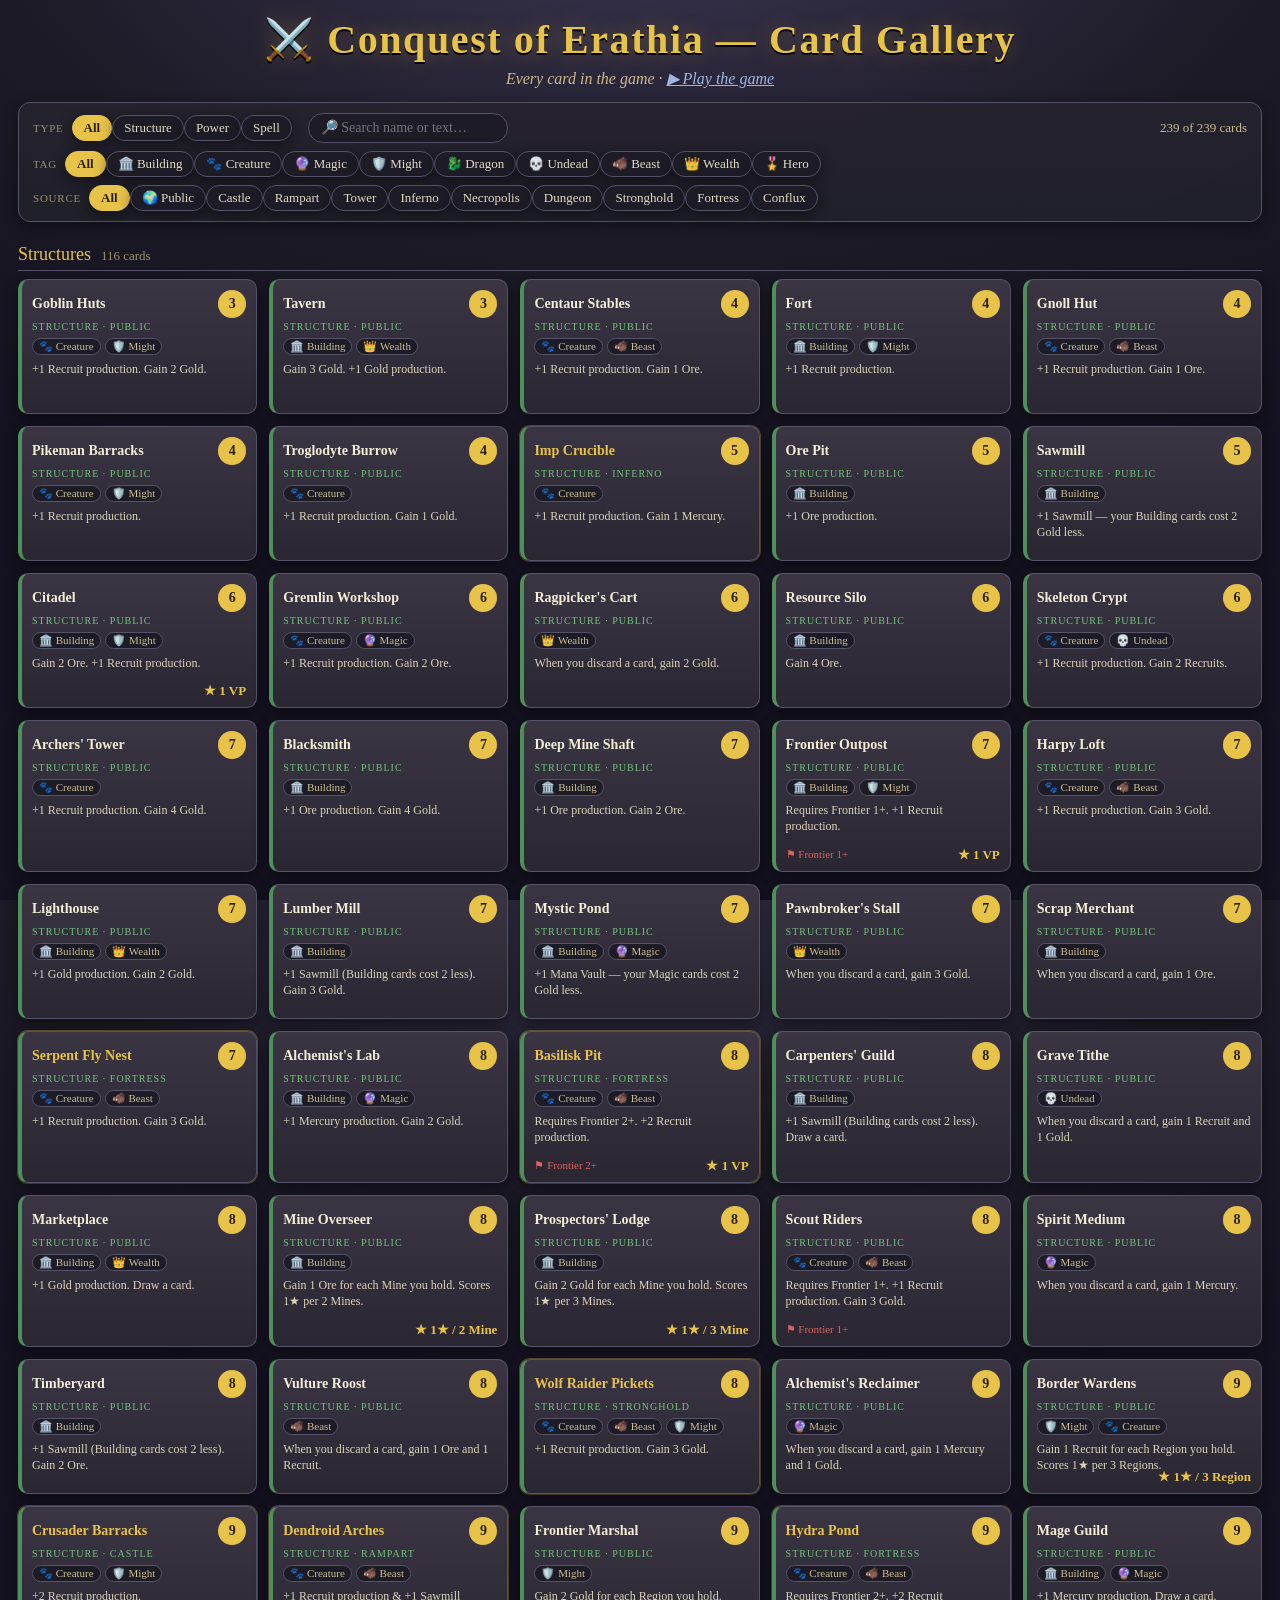
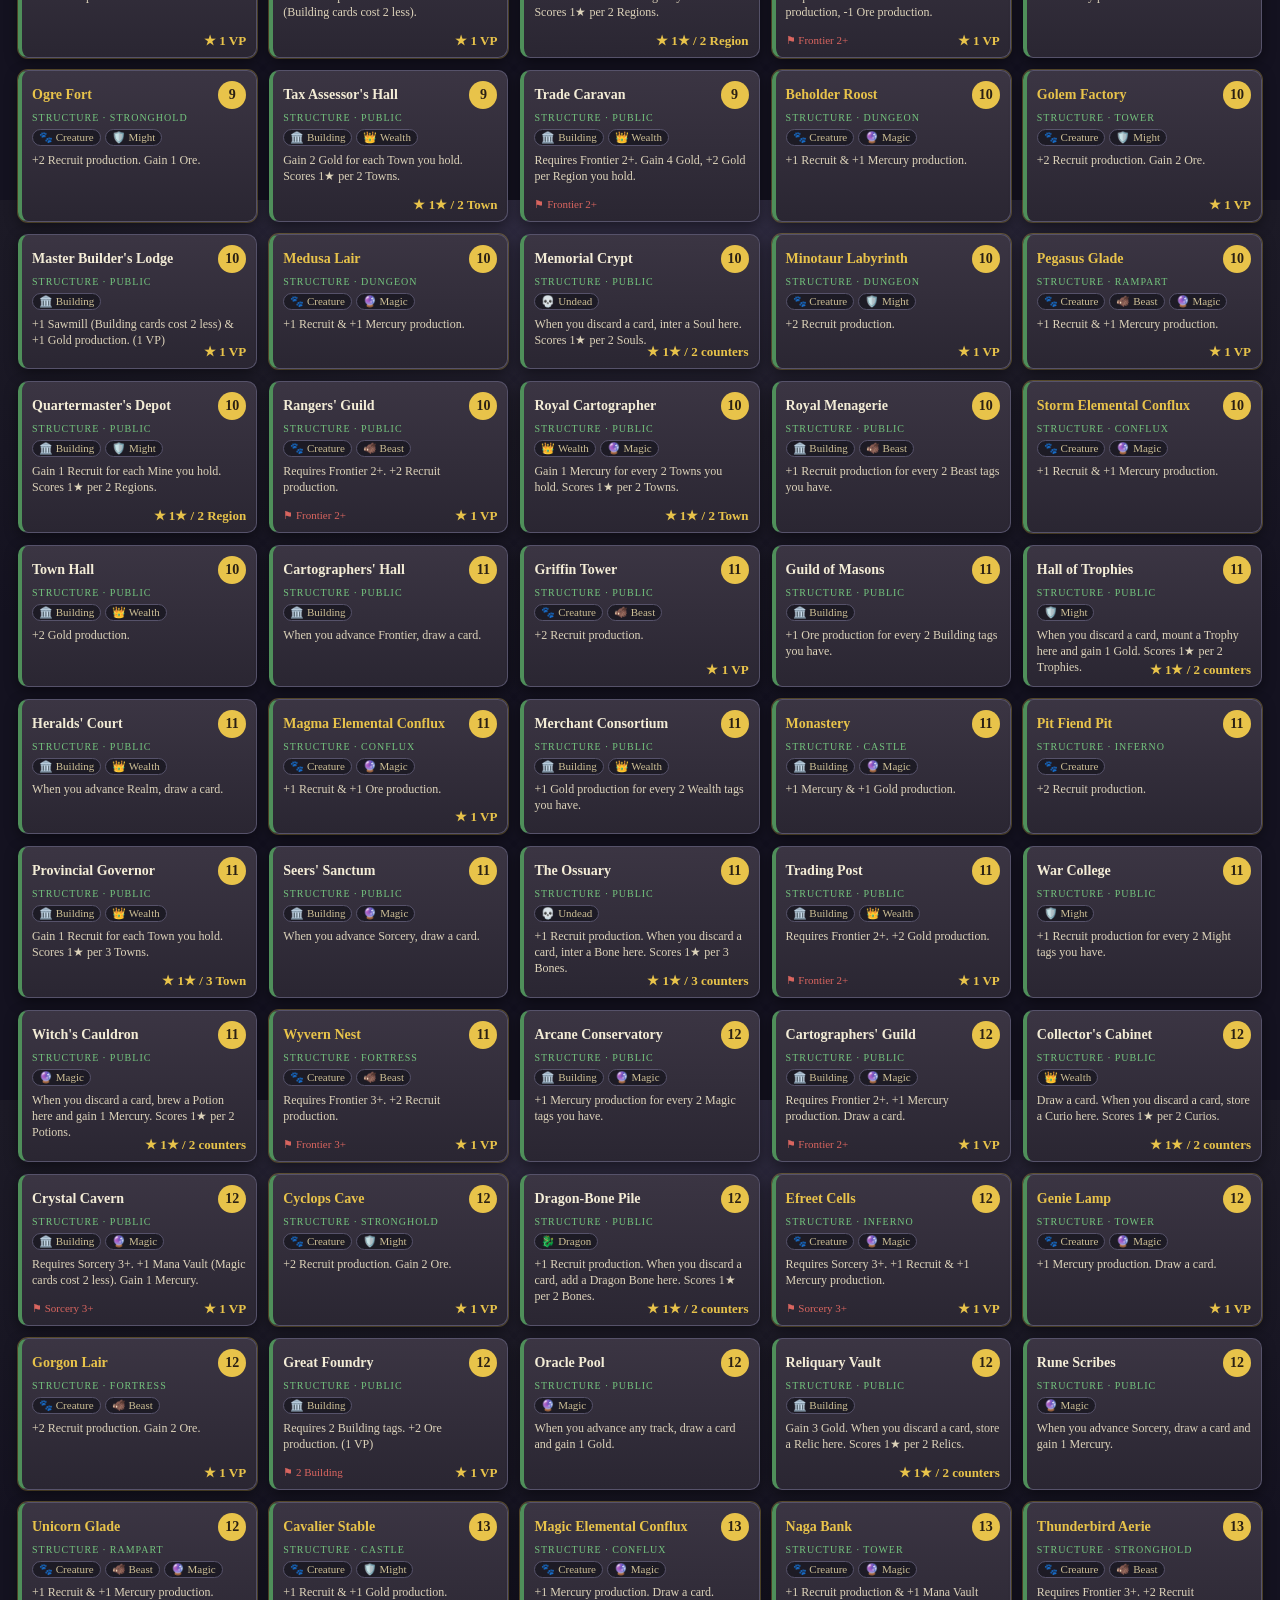
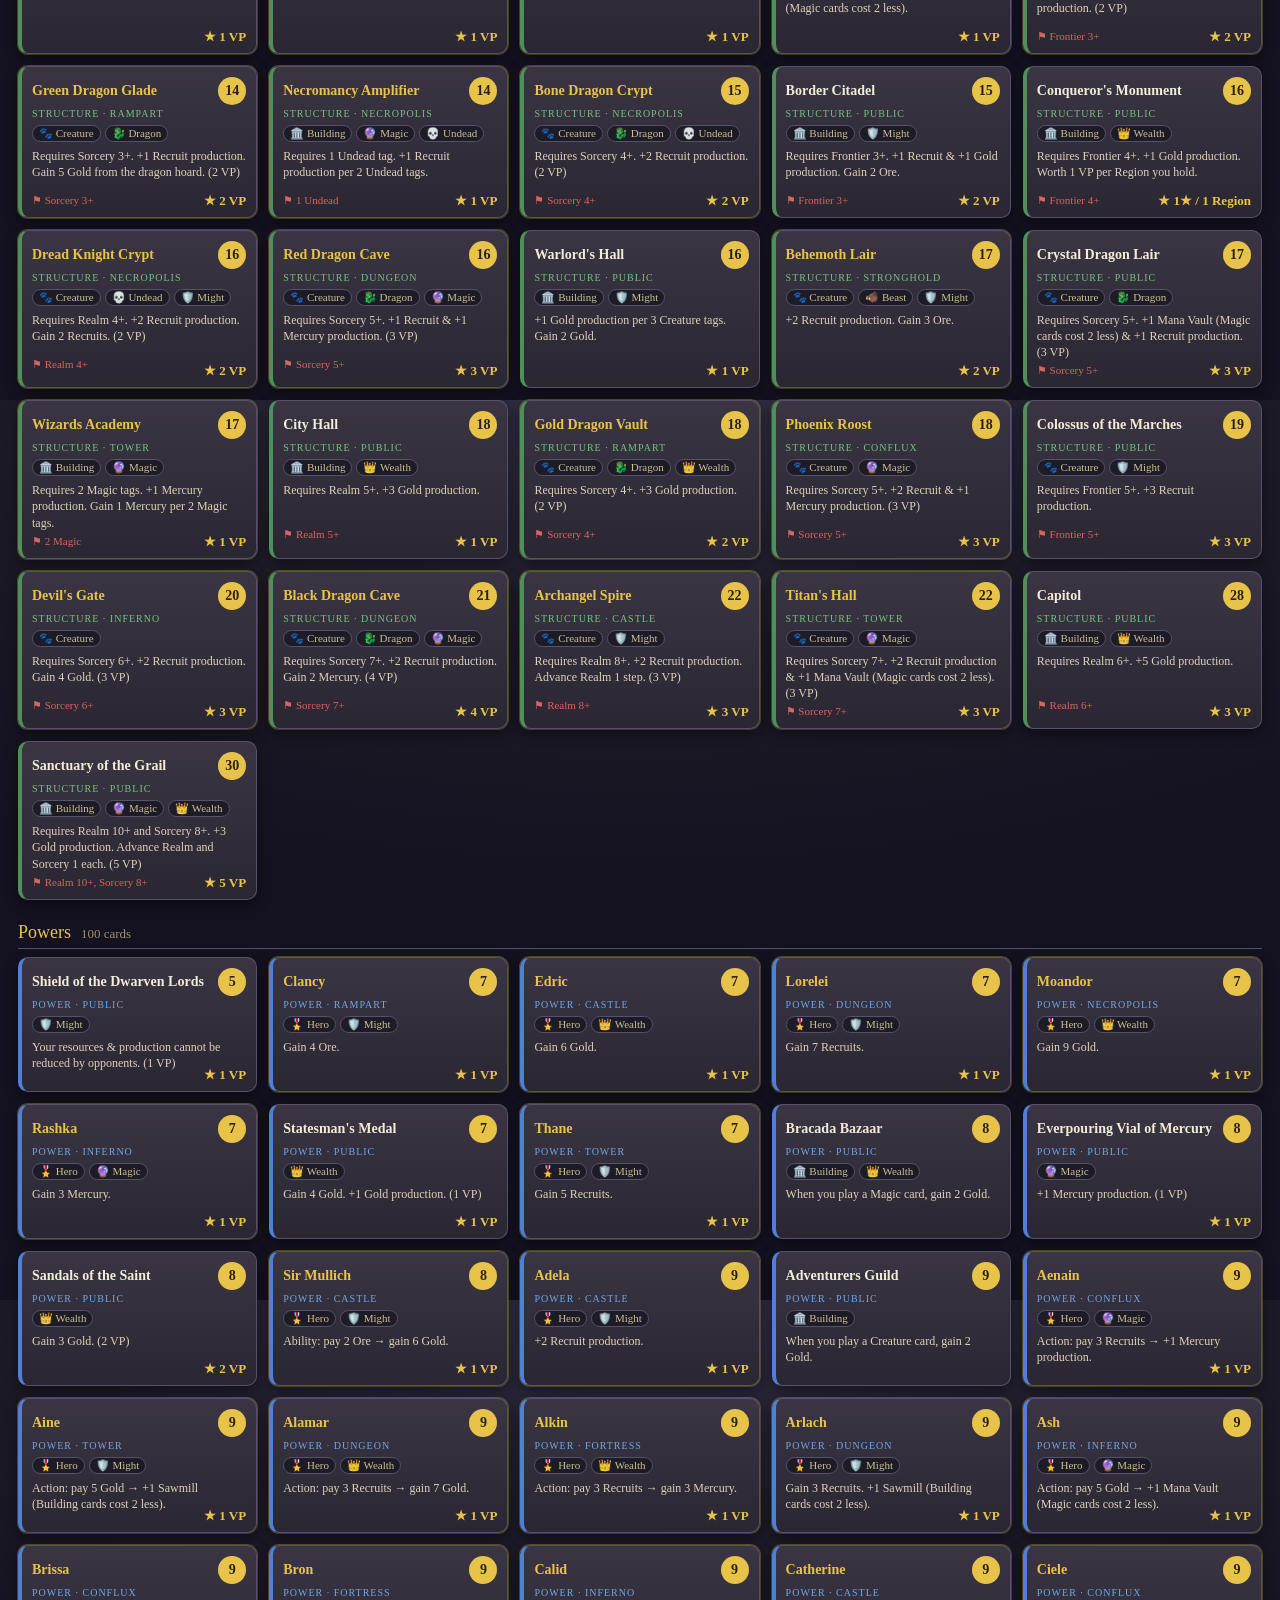
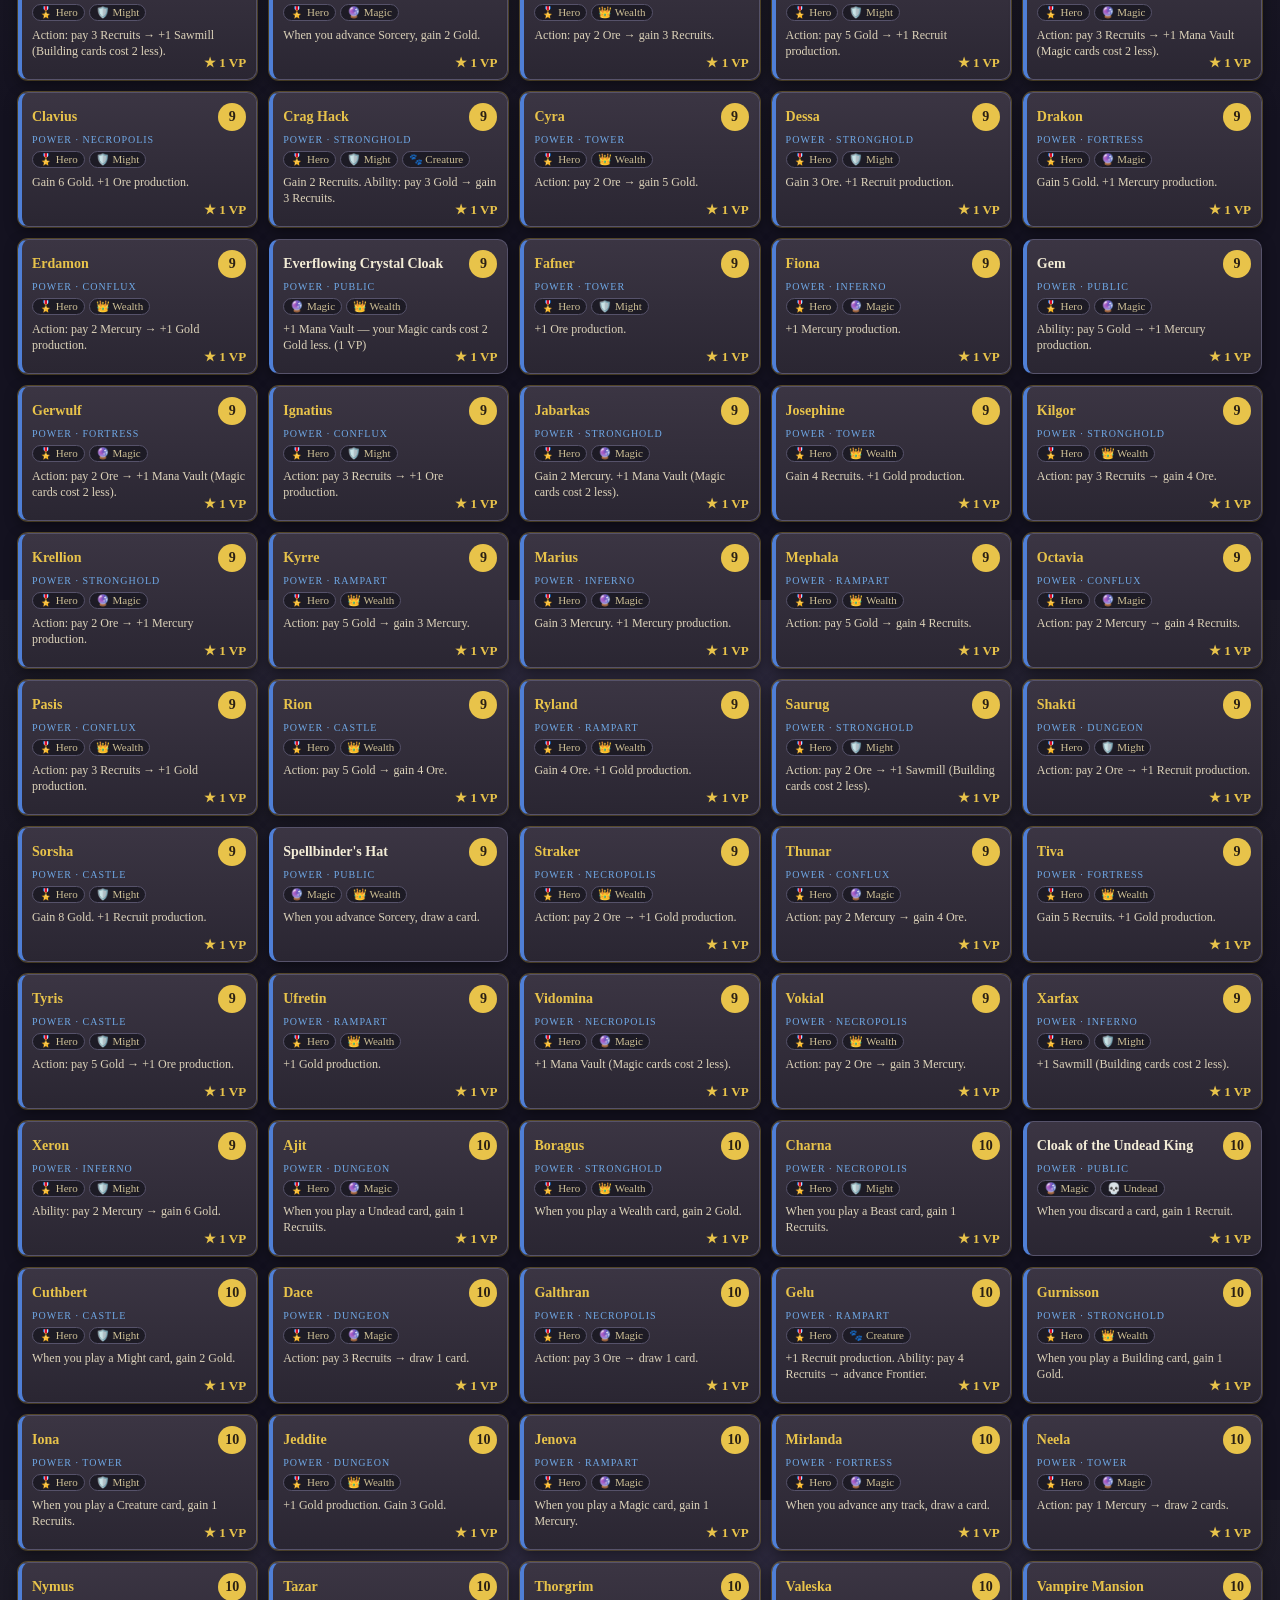
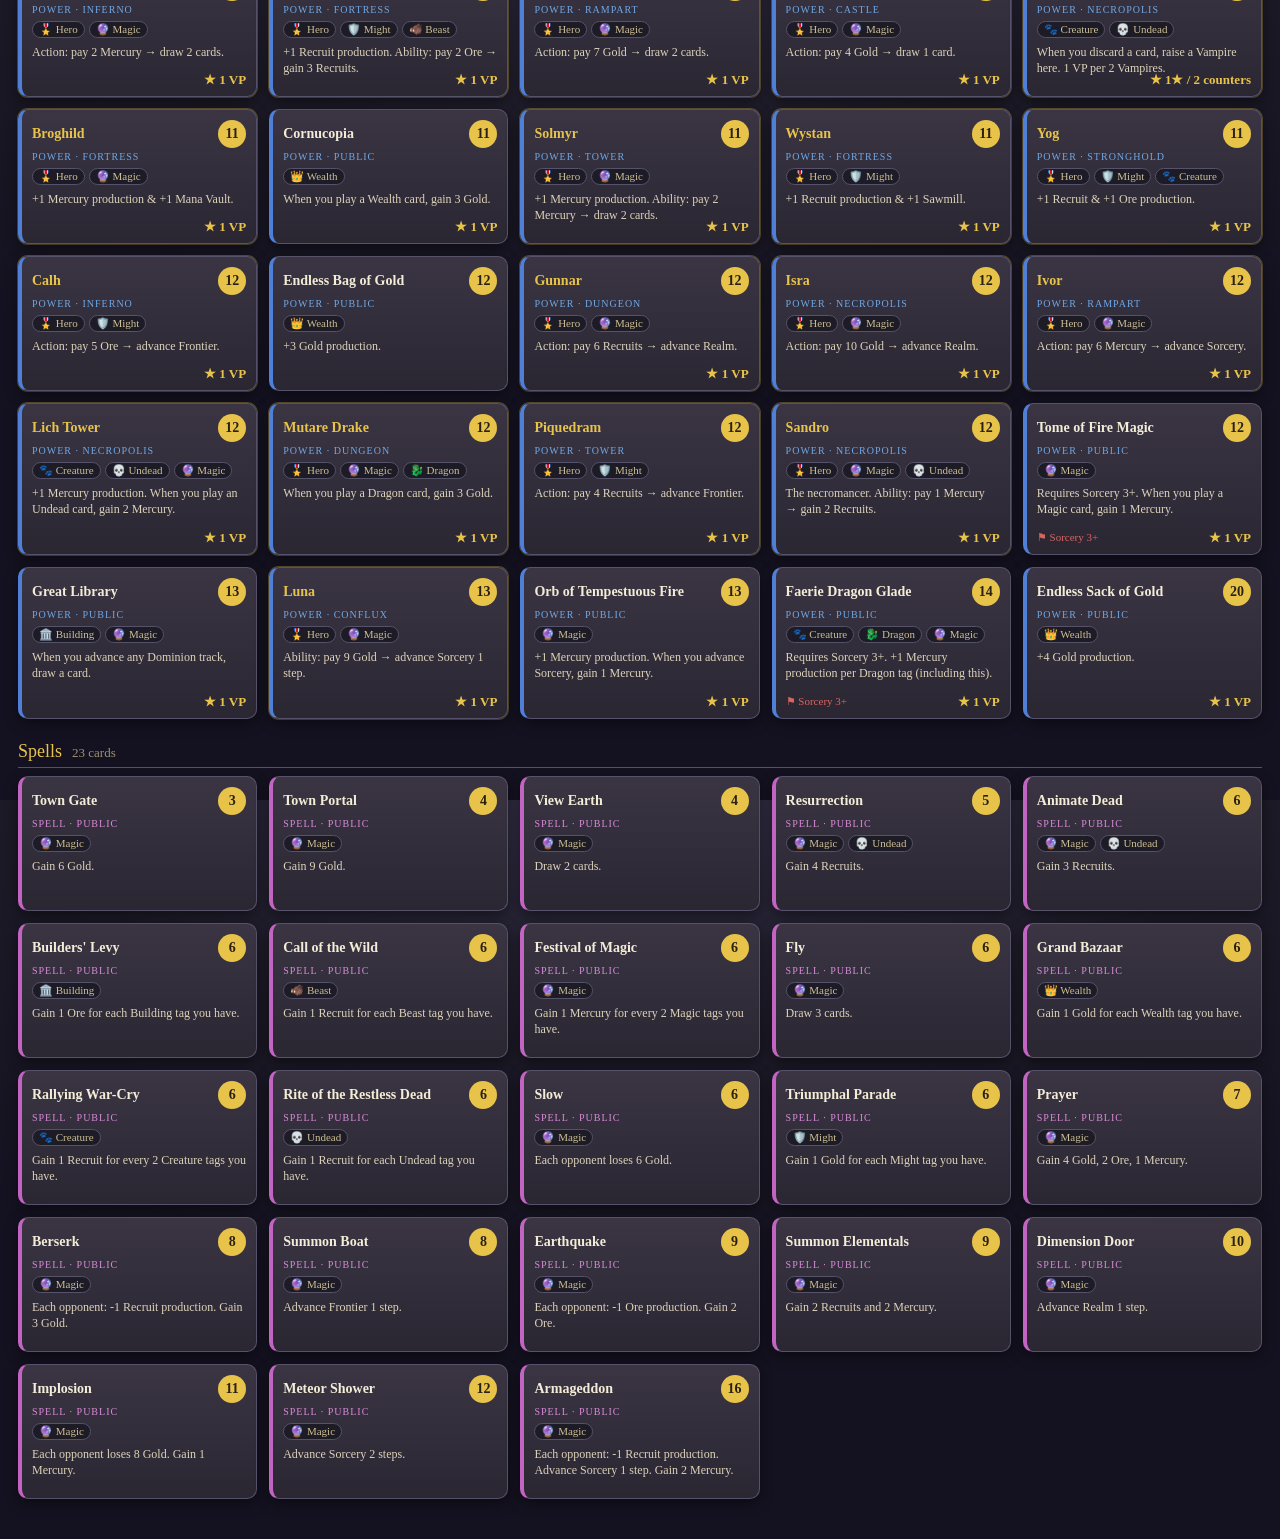
<file: cards.html>
<!DOCTYPE html>
<html lang="en">
<head>
  <meta charset="UTF-8" />
  <meta name="viewport" content="width=device-width, initial-scale=1.0" />
  <title>Conquest of Erathia — Card Gallery</title>
  <link rel="stylesheet" href="css/styles.css" />
  <style>
    /* gallery-only styles */
    body { padding-bottom: 60px; }
    .gal-wrap { max-width: 1500px; margin: 0 auto; padding: 16px 18px 40px; }
    .gal-head { text-align: center; margin-bottom: 14px; }
    .gal-head h1 { color: var(--gold); margin: 0; font-size: clamp(24px, 4vw, 40px);
      text-shadow: 0 2px 0 #000, 0 0 22px rgba(232,195,74,.3); }
    .gal-head .sub { color: #cbb98a; font-style: italic; margin-top: 6px; }
    .gal-head a { color: #9fb6e0; }
    .toolbar { position: sticky; top: 0; z-index: 20; background: linear-gradient(#26232ef2, #20202af2);
      backdrop-filter: blur(4px); border: 1px solid var(--stone-line); border-radius: 12px;
      padding: 10px 14px; margin-bottom: 16px; box-shadow: var(--shadow); }
    .filter-row { display: flex; flex-wrap: wrap; gap: 8px 16px; align-items: center; }
    .filter-group { display: flex; gap: 6px; align-items: center; flex-wrap: wrap; }
    .filter-group .lbl { font-size: 11px; text-transform: uppercase; letter-spacing: .07em; color: #9c916f; margin-right: 2px; }
    .chip { font-family: inherit; cursor: pointer; border: 1px solid var(--stone-line); border-radius: 16px;
      padding: 4px 11px; font-size: 13px; background: #1d1b25; color: #e3dbc6; transition: all .1s; }
    .chip:hover { border-color: var(--gold); }
    .chip.on { background: var(--gold); color: #2a2014; border-color: var(--gold); font-weight: 700; }
    .search { font-family: inherit; padding: 6px 12px; border-radius: 16px; border: 1px solid var(--stone-line);
      background: #1d1b25; color: #f1ecdd; font-size: 14px; min-width: 200px; }
    .count { margin-left: auto; color: #cbbd92; font-size: 13px; white-space: nowrap; }
    .gal-section { margin: 22px 0 8px; color: var(--gold); font-size: 18px; border-bottom: 1px solid var(--stone-line);
      padding-bottom: 5px; display: flex; align-items: baseline; gap: 10px; }
    .gal-section small { color: #9c916f; font-weight: 400; font-size: 13px; }
    .gal-grid { display: grid; grid-template-columns: repeat(auto-fill, minmax(210px, 1fr)); gap: 12px; }
    /* card face (mirrors the in-game look, standalone so this page needs no ui.js) */
    .gc { position: relative; border-radius: 10px; border: 1px solid var(--stone-line);
      background: linear-gradient(#3b3543, #2a2632); box-shadow: var(--shadow); padding: 10px; }
    .gc.t-auto   { border-left: 4px solid #4f8f5a; }
    .gc.t-active { border-left: 4px solid #4f7fd6; }
    .gc.t-event  { border-left: 4px solid #c264c2; }
    .gc.sig { box-shadow: var(--shadow), 0 0 0 1px rgba(232,195,74,.35); }
    .gc .chead { display: flex; justify-content: space-between; align-items: baseline; gap: 6px; }
    .gc .cname { font-weight: 700; color: #f3ecd6; font-size: 14px; line-height: 1.15; }
    .gc.sig .cname { color: var(--gold); }
    .gc .ccost { background: var(--gold); color: #2a2014; border-radius: 50%; width: 28px; height: 28px;
      flex: 0 0 auto; display: flex; align-items: center; justify-content: center; font-weight: 800; font-size: 14px; }
    .gc .ctype { font-size: 10px; letter-spacing: .1em; text-transform: uppercase; margin-top: 3px; }
    .gc .ctype.auto { color: #74c47e; } .gc .ctype.active { color: #6fa8e6; } .gc .ctype.event { color: #d98ad9; }
    .gc .ctags { display: flex; gap: 4px; flex-wrap: wrap; margin: 6px 0; }
    .gc .tg { font-size: 11px; padding: 1px 6px; border-radius: 10px; background: #1d1b25; border: 1px solid var(--stone-line); color: #cdbf95; }
    .gc .ctext { font-size: 12px; color: #ddd3ba; line-height: 1.35; min-height: 42px; }
    .gc .creq { font-size: 11px; color: #d9655f; margin-top: 4px; }
    .gc .cvp { position: absolute; bottom: 8px; right: 10px; color: var(--gold); font-weight: 800; font-size: 13px; }
    .empty { color: #cbbd92; text-align: center; padding: 40px; font-style: italic; }
  </style>
</head>
<body>
  <div class="gal-wrap">
    <div class="gal-head">
      <h1>⚔️ Conquest of Erathia — Card Gallery</h1>
      <div class="sub">Every card in the game · <a href="index.html">▶ Play the game</a></div>
    </div>
    <div class="toolbar">
      <div class="filter-row" style="margin-bottom:8px">
        <div class="filter-group"><span class="lbl">Type</span><span id="typeFilters"></span></div>
        <input class="search" id="search" placeholder="🔎 Search name or text…" />
        <span class="count" id="count"></span>
      </div>
      <div class="filter-row" style="margin-bottom:8px">
        <div class="filter-group"><span class="lbl">Tag</span><span id="tagFilters"></span></div>
      </div>
      <div class="filter-row">
        <div class="filter-group"><span class="lbl">Source</span><span id="facFilters"></span></div>
      </div>
    </div>
    <div id="gallery"></div>
  </div>

  <script src="js/data.js"></script>
  <script>
  (function () {
    'use strict';
    const D = window.HK.data;
    const { CARDS, RES_INFO, TAG_INFO, TILE_INFO, CARD_FACTION, factionById } = D;

    const TYPE_LABEL = { auto: 'Structure', active: 'Power', event: 'Spell' };
    const TYPE_ORDER = ['auto', 'active', 'event'];

    const state = { type: 'all', tag: 'all', fac: 'all', q: '' };

    /* ---- filter chips ---- */
    function chip(label, active, onClick) {
      const b = document.createElement('button');
      b.className = 'chip' + (active ? ' on' : '');
      b.textContent = label;
      b.addEventListener('click', onClick);
      return b;
    }
    function renderFilters() {
      // type
      const tf = document.getElementById('typeFilters'); tf.innerHTML = '';
      tf.appendChild(chip('All', state.type === 'all', () => { state.type = 'all'; render(); }));
      for (const t of TYPE_ORDER) tf.appendChild(chip(TYPE_LABEL[t], state.type === t, () => { state.type = t; render(); }));
      // tag
      const gf = document.getElementById('tagFilters'); gf.innerHTML = '';
      gf.appendChild(chip('All', state.tag === 'all', () => { state.tag = 'all'; render(); }));
      for (const tg in TAG_INFO) gf.appendChild(chip(TAG_INFO[tg].icon + ' ' + TAG_INFO[tg].name, state.tag === tg, () => { state.tag = tg; render(); }));
      // source: public + each faction
      const ff = document.getElementById('facFilters'); ff.innerHTML = '';
      ff.appendChild(chip('All', state.fac === 'all', () => { state.fac = 'all'; render(); }));
      ff.appendChild(chip('🌍 Public', state.fac === 'public', () => { state.fac = 'public'; render(); }));
      for (const f of D.FACTIONS) ff.appendChild(chip(f.name, state.fac === f.id, () => { state.fac = f.id; render(); }));
    }

    /* ---- requirement text ---- */
    function reqText(r) {
      const parts = [];
      if (r.realmMin != null) parts.push('Realm ' + r.realmMin + '+');
      if (r.sorceryMin != null) parts.push('Sorcery ' + r.sorceryMin + '+');
      if (r.frontierMin != null) parts.push('Frontier ' + r.frontierMin + '+');
      if (r.tags) for (const t in r.tags) parts.push(r.tags[t] + ' ' + (TAG_INFO[t] ? TAG_INFO[t].name : t));
      if (r.prod) for (const k in r.prod) parts.push(r.prod[k] + ' ' + RES_INFO[k].name + ' prod');
      return parts.join(', ');
    }
    function vpText(card) {
      const v = card.vp;
      if (v == null) return null;
      if (typeof v === 'number') return v + ' VP';
      if (v.perStore) return '1★ / ' + v.perStore + ' counters';
      if (v.perTag) return '1★ / ' + v.perTag.per + ' ' + (TAG_INFO[v.perTag.tag] ? TAG_INFO[v.perTag.tag].name : v.perTag.tag);
      if (v.perTile) return '1★ / ' + v.perTile.per + ' ' + (TILE_INFO[v.perTile.tile] ? TILE_INFO[v.perTile.tile].name : v.perTile.tile);
      return '★';
    }

    /* ---- card face ---- */
    function cardFace(card) {
      const fac = CARD_FACTION[card.id];
      const el = document.createElement('div');
      el.className = 'gc t-' + card.type + (fac ? ' sig' : '');
      const tags = (card.tags || []).map(t => `<span class="tg">${TAG_INFO[t] ? TAG_INFO[t].icon + ' ' + TAG_INFO[t].name : t}</span>`).join('');
      const vp = vpText(card);
      el.innerHTML =
        `<div class="chead"><div class="cname">${card.name}</div><div class="ccost">${card.cost}</div></div>` +
        `<div class="ctype ${card.type}">${TYPE_LABEL[card.type]}${fac ? ' · ' + factionById(fac).name : ' · Public'}</div>` +
        `<div class="ctags">${tags}</div>` +
        `<div class="ctext">${card.text || ''}</div>` +
        (card.req ? `<div class="creq">⚑ ${reqText(card.req)}</div>` : '') +
        (vp ? `<div class="cvp">★ ${vp}</div>` : '');
      return el;
    }

    /* ---- filtering + grouping ---- */
    function matches(card) {
      if (state.type !== 'all' && card.type !== state.type) return false;
      if (state.tag !== 'all' && !(card.tags || []).includes(state.tag)) return false;
      const fac = CARD_FACTION[card.id];
      if (state.fac === 'public' && fac) return false;
      if (state.fac !== 'all' && state.fac !== 'public' && fac !== state.fac) return false;
      if (state.q) {
        const q = state.q.toLowerCase();
        if (!(card.name.toLowerCase().includes(q) || (card.text || '').toLowerCase().includes(q))) return false;
      }
      return true;
    }

    function render() {
      renderFilters();
      const list = CARDS.filter(matches);
      document.getElementById('count').textContent = list.length + ' of ' + CARDS.length + ' cards';
      const gal = document.getElementById('gallery');
      gal.innerHTML = '';
      if (!list.length) { gal.innerHTML = '<div class="empty">No cards match these filters.</div>'; return; }
      // group by type for readability
      for (const t of TYPE_ORDER) {
        const group = list.filter(c => c.type === t);
        if (!group.length) continue;
        group.sort((a, b) => a.cost - b.cost || a.name.localeCompare(b.name));
        const h = document.createElement('div');
        h.className = 'gal-section';
        h.innerHTML = `${TYPE_LABEL[t]}s <small>${group.length} card${group.length === 1 ? '' : 's'}</small>`;
        gal.appendChild(h);
        const grid = document.createElement('div');
        grid.className = 'gal-grid';
        for (const c of group) grid.appendChild(cardFace(c));
        gal.appendChild(grid);
      }
    }

    document.getElementById('search').addEventListener('input', e => { state.q = e.target.value.trim(); render(); });
    render();
  })();
  </script>
</body>
</html>
</file>
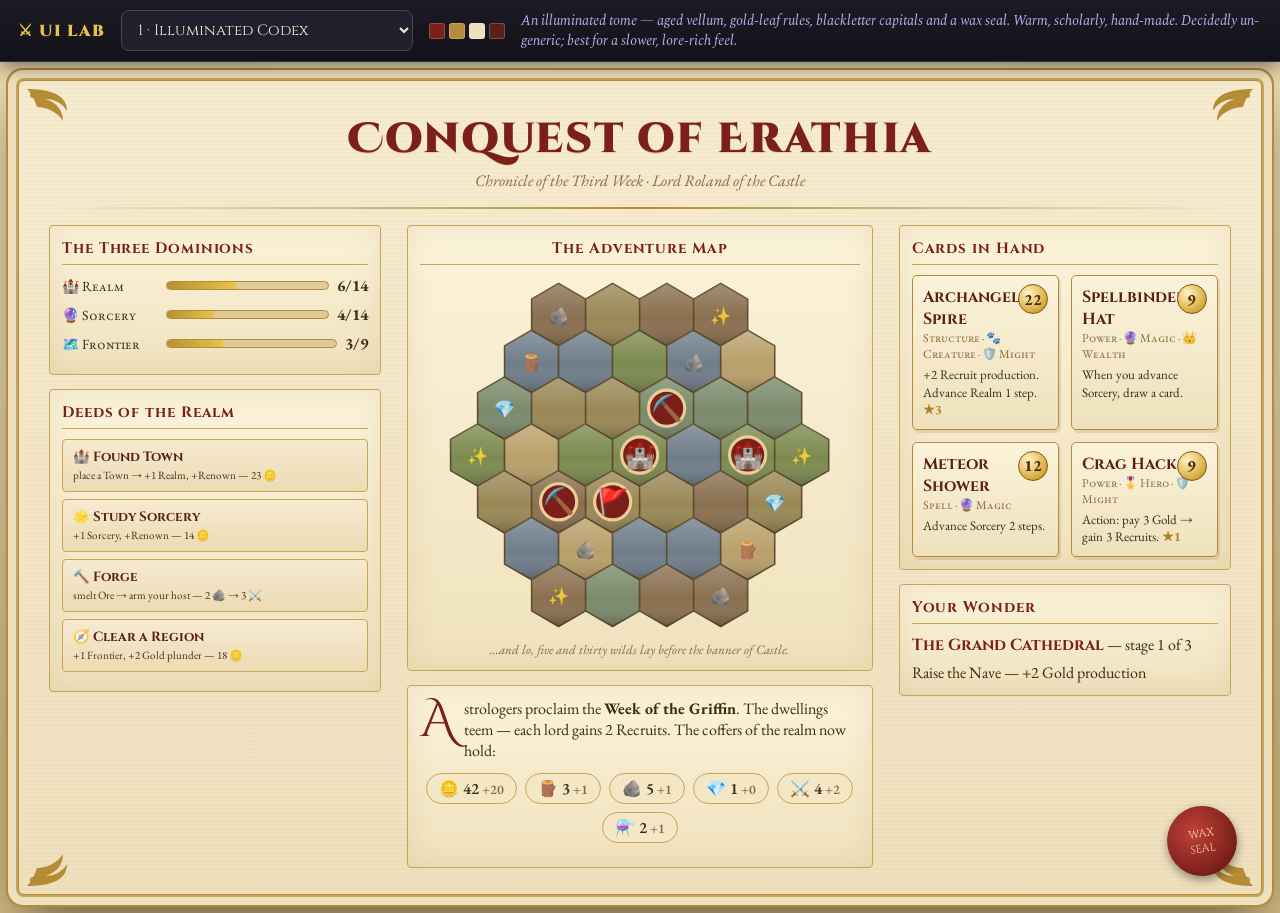
<file: ui-lab.html>
<!DOCTYPE html>
<html lang="en">
<head>
<meta charset="UTF-8" />
<meta name="viewport" content="width=device-width, initial-scale=1.0" />
<title>Conquest of Erathia — UI Lab</title>
<style>
@import url('https://fonts.googleapis.com/css2?family=Cinzel:wght@500;700;900&family=Cinzel+Decorative:wght@700;900&family=EB+Garamond:ital@0;1&family=MedievalSharp&family=Uncial+Antiqua&family=Grenze+Gotisch:wght@500;700&family=Spectral:ital,wght@0,400;0,600;1,400&display=swap');

/* ============================ BASE ============================ */
* { box-sizing: border-box; }
html, body { margin: 0; height: 100%; }
body { background: #0d0b12; color: #eee; font-family: 'Spectral', Georgia, serif; }
button { font-family: inherit; cursor: pointer; }

/* ---- lab switcher bar ---- */
.lab-bar { position: sticky; top: 0; z-index: 1000; display: flex; align-items: center; gap: 16px;
  padding: 10px 18px; background: linear-gradient(#1c1a24, #131119); border-bottom: 1px solid #332f42;
  box-shadow: 0 4px 18px rgba(0,0,0,.5); flex-wrap: wrap; }
.lab-bar .lab-title { font-family: 'Cinzel', serif; font-weight: 900; letter-spacing: .08em; color: #e8c34a; font-size: 16px; }
.lab-bar select { font-family: 'Cinzel', serif; font-size: 15px; padding: 8px 12px; border-radius: 8px;
  background: #221f2c; color: #f3ecd6; border: 1px solid #4a4560; }
.lab-bar .desc { color: #b9aef0; font-size: 13.5px; font-style: italic; flex: 1; min-width: 220px; }
.lab-bar .swatch { display: inline-flex; gap: 4px; }
.lab-bar .swatch i { width: 16px; height: 16px; border-radius: 3px; display: inline-block; border: 1px solid rgba(255,255,255,.2); }

#stage { min-height: calc(100vh - 56px); padding: 18px; }

/* shared sample helpers reused by themes */
.track-bar { height: 9px; border-radius: 6px; overflow: hidden; }
.hexmap { width: 100%; height: auto; display: block; }

/* ====================================================================
   THEME 1 — ILLUMINATED CODEX  (aged tome, gold leaf, blackletter)
   ==================================================================== */
.t-codex { font-family: 'EB Garamond', Georgia, serif; color: #3a2c17;
  background:
    radial-gradient(120% 90% at 50% 0%, #f3e6c4, #e7d3a4 60%, #d8bf85 100%); }
.t-codex .frame { max-width: 1320px; margin: 0 auto; padding: 26px 30px; border-radius: 6px; position: relative;
  background:
    repeating-linear-gradient(0deg, rgba(120,80,30,.025) 0 2px, transparent 2px 4px),
    linear-gradient(#f7ecd0, #efe0bd);
  box-shadow: 0 0 0 2px #c9a558, 0 0 0 10px #efe0bd, 0 0 0 12px #b48b3e, 0 30px 60px rgba(0,0,0,.5);
  border: 1px solid #b48b3e; }
.t-codex .corner { position: absolute; width: 64px; height: 64px; color: #b08327; opacity: .9; }
.t-codex .corner.tl { top: 6px; left: 6px; }
.t-codex .corner.tr { top: 6px; right: 6px; transform: scaleX(-1); }
.t-codex .corner.bl { bottom: 6px; left: 6px; transform: scaleY(-1); }
.t-codex .corner.br { bottom: 6px; right: 6px; transform: scale(-1); }
.t-codex h1.title { font-family: 'Cinzel Decorative', serif; font-weight: 900; text-align: center;
  color: #7a1f1a; font-size: clamp(26px, 4vw, 42px); margin: 4px 0 2px; letter-spacing: .04em;
  text-shadow: 0 1px 0 #e9cf95; }
.t-codex .subtitle { text-align: center; font-style: italic; color: #8a6a37; margin-bottom: 16px; }
.t-codex .rule { height: 2px; background: linear-gradient(90deg, transparent, #b48b3e, transparent); margin: 10px 0 16px; }
.t-codex .spread { display: grid; grid-template-columns: 1fr 1.4fr 1fr; gap: 26px; }
.t-codex .ill-col { text-align: center; }
.t-codex .vellum { background: linear-gradient(#fbf3da, #f0e2bd); border: 1px solid #c9a558; border-radius: 4px;
  padding: 12px; box-shadow: inset 0 0 30px rgba(150,110,40,.12); }
.t-codex h3 { font-family: 'Cinzel', serif; color: #7a1f1a; font-size: 15px; letter-spacing: .06em;
  border-bottom: 1px solid #c9a558; padding-bottom: 5px; margin: 0 0 10px; }
.t-codex .dropcap::first-letter { font-family: 'Cinzel Decorative', serif; font-size: 3.1em; float: left;
  line-height: .8; padding: 4px 8px 0 0; color: #7a1f1a; }
.t-codex .tracks .trk { display: flex; align-items: center; gap: 8px; margin: 8px 0; }
.t-codex .tracks .trk .nm { width: 96px; font-variant: small-caps; font-size: 14px; }
.t-codex .track-bar { background: #e0ca98; border: 1px solid #b48b3e; flex: 1; }
.t-codex .track-bar > i { display: block; height: 100%; background: linear-gradient(90deg, #b8902f, #e8c34a); }
.t-codex .map-cap { font-style: italic; color: #8a6a37; font-size: 13px; margin-top: 6px; }
.t-codex .res-row { display: flex; flex-wrap: wrap; gap: 8px; justify-content: center; margin: 12px 0; }
.t-codex .res { background: #f3e7c6; border: 1px solid #c9a558; border-radius: 20px; padding: 4px 12px; font-weight: 600; }
.t-codex .hand { display: grid; grid-template-columns: 1fr 1fr; gap: 12px; margin-top: 6px; }
.t-codex .mcard { background: linear-gradient(#fbf3da, #efe1bc); border: 1px solid #b48b3e; border-radius: 5px;
  padding: 10px; position: relative; box-shadow: 2px 3px 0 rgba(150,110,40,.18); }
.t-codex .mcard .cn { font-family: 'Cinzel', serif; font-weight: 700; color: #5a2018; }
.t-codex .mcard .cc { position: absolute; top: 8px; right: 10px; width: 30px; height: 30px; border-radius: 50%;
  background: radial-gradient(circle at 34% 30%, #fff3c4, #d8a93a 70%, #9a6f15); border: 1px solid #7d5a12;
  display: flex; align-items: center; justify-content: center; font-weight: 800; color: #4a2f08; }
.t-codex .mcard .tg { font-variant: small-caps; color: #8a6a37; font-size: 12px; }
.t-codex .mcard .tx { font-size: 13px; margin-top: 4px; line-height: 1.35; }
.t-codex .act { display: block; width: 100%; text-align: left; background: linear-gradient(#f6ead0, #ecdcb4);
  border: 1px solid #c9a558; border-radius: 4px; padding: 8px 10px; margin: 7px 0; color: #4a2f17; }
.t-codex .act b { font-family: 'Cinzel', serif; color: #5a2018; }
.t-codex .seal { position: absolute; right: 24px; bottom: 18px; width: 70px; height: 70px; border-radius: 50%;
  background: radial-gradient(circle at 40% 35%, #c0413a, #7a1f1a 70%, #4d120f); color: #f4d9a0;
  display: flex; align-items: center; justify-content: center; font-family: 'Cinzel', serif; font-size: 11px;
  text-align: center; box-shadow: 0 4px 10px rgba(0,0,0,.4); transform: rotate(-8deg); }

/* ====================================================================
   THEME 2 — OBSIDIAN & GOLD  (cinematic dark, ornate filigree, focal)
   ==================================================================== */
.t-obsidian { font-family: 'Spectral', Georgia, serif; color: #e9e2d2; position: relative;
  background:
    radial-gradient(120% 80% at 50% -10%, #2a2540, #16131f 55%, #0a0810 100%); }
.t-obsidian::before { content:''; position: fixed; inset: 0; pointer-events: none;
  background: radial-gradient(60% 50% at 50% 40%, rgba(232,195,74,.06), transparent 70%); }
.t-obsidian .ob-top { display: flex; align-items: center; gap: 22px; max-width: 1500px; margin: 0 auto 14px;
  padding: 12px 22px; border-radius: 14px; flex-wrap: wrap;
  background: linear-gradient(#221d30, #16121e); border: 1px solid #6b5a2e;
  box-shadow: 0 0 0 1px #3a3450, 0 18px 40px rgba(0,0,0,.55); }
.t-obsidian .ob-brand { font-family: 'Cinzel Decorative', serif; font-weight: 900; font-size: 20px;
  color: #e8c34a; letter-spacing: .06em; text-shadow: 0 0 18px rgba(232,195,74,.4); }
.t-obsidian .ob-tracks { display: flex; gap: 18px; flex: 1; justify-content: center; flex-wrap: wrap; }
.t-obsidian .ob-trk { min-width: 150px; text-align: center; }
.t-obsidian .ob-trk .lbl { font-variant: small-caps; letter-spacing: .08em; color: #cbbd92; font-size: 13px; }
.t-obsidian .track-bar { background: #0c0a14; border: 1px solid #6b5a2e; margin-top: 4px; }
.t-obsidian .track-bar > i { display: block; height: 100%; background: linear-gradient(90deg, #8a6a1f, #f0d168); box-shadow: 0 0 10px rgba(232,195,74,.6); }
.t-obsidian .ob-glory { font-family: 'Cinzel', serif; color: #e8c34a; font-size: 22px; }
.t-obsidian .ob-stage { max-width: 1500px; margin: 0 auto; display: grid; grid-template-columns: 270px 1fr 300px; gap: 16px; align-items: start; }
.t-obsidian .gpanel { background: linear-gradient(#1d1928f0, #14111dF0); border-radius: 14px; padding: 14px 16px;
  border: 1px solid #4a4366; box-shadow: inset 0 1px 0 rgba(255,255,255,.04), 0 12px 30px rgba(0,0,0,.5); position: relative; }
.t-obsidian .gpanel::before { content:''; position:absolute; inset:5px; border:1px solid rgba(232,195,74,.16); border-radius:9px; pointer-events:none; }
.t-obsidian h3 { font-family: 'Cinzel', serif; color: #e8c34a; font-size: 14px; letter-spacing: .07em; margin: 0 0 10px;
  border-bottom: 1px solid #3a3450; padding-bottom: 6px; }
.t-obsidian .map-wrap { text-align: center; padding: 6px; }
.t-obsidian .proclaim { text-align: center; color: #cbbd92; font-style: italic; margin: 4px 0 12px; }
.t-obsidian .proclaim b { color: #e8c34a; font-style: normal; }
.t-obsidian .res-hud { display: flex; gap: 8px; justify-content: center; flex-wrap: wrap; margin-top: 10px; }
.t-obsidian .res { display: flex; align-items: center; gap: 5px; background: #0f0c18; border: 1px solid #4a4366;
  border-radius: 18px; padding: 4px 12px; }
.t-obsidian .res b { color: #f3ecd6; }
.t-obsidian .res small { color: #8fd29a; }
.t-obsidian .hand { display: flex; gap: 10px; justify-content: center; flex-wrap: wrap; margin-top: 14px; }
.t-obsidian .mcard { width: 168px; border-radius: 11px; padding: 11px; position: relative;
  background: linear-gradient(#2a2438, #1b1626); border: 1px solid #4a4366; box-shadow: 0 10px 22px rgba(0,0,0,.5); }
.t-obsidian .mcard.gold { border-color: #b8932f; box-shadow: 0 0 0 1px rgba(232,195,74,.3), 0 10px 22px rgba(0,0,0,.5); }
.t-obsidian .mcard .cn { font-family: 'Cinzel', serif; font-weight: 700; color: #f3ecd6; font-size: 14px; }
.t-obsidian .mcard.gold .cn { color: #f0d168; }
.t-obsidian .mcard .cc { position: absolute; top: 9px; right: 10px; width: 28px; height: 28px; border-radius: 50%;
  background: radial-gradient(circle at 34% 30%, #fff7c6, #e8c34a 60%, #b8932f); color: #2a2014;
  display: flex; align-items: center; justify-content: center; font-weight: 800; }
.t-obsidian .mcard .ty { font-size: 10px; letter-spacing: .14em; text-transform: uppercase; color: #74c47e; margin-top: 2px; }
.t-obsidian .mcard .ty.power { color: #6fa8e6; } .t-obsidian .mcard .ty.spell { color: #d98ad9; }
.t-obsidian .mcard .tx { font-size: 12px; color: #ddd3ba; margin-top: 6px; line-height: 1.35; }
.t-obsidian .act { display: flex; justify-content: space-between; width: 100%; text-align: left;
  background: linear-gradient(#272235, #1a1626); color: #e9e2d2; border: 1px solid #4a4366; border-radius: 9px;
  padding: 9px 11px; margin: 7px 0; }
.t-obsidian .act .cost { color: #e8c34a; }
.t-obsidian .act b { font-family: 'Cinzel', serif; }
.t-obsidian .goal { display: flex; justify-content: space-between; padding: 5px 0; border-bottom: 1px dashed #3a3450; font-size: 13.5px; }
.t-obsidian .wonder { background: #0f0c18; border: 1px solid #6b5a2e; border-radius: 10px; padding: 8px 10px; margin-top: 6px; }
.t-obsidian .wonder .wn { color: #e8c34a; font-family: 'Cinzel', serif; }

/* ====================================================================
   THEME 3 — CARVED HARDWOOD  (skeuomorphic HOMM3 town-screen)
   ==================================================================== */
.t-wood { font-family: 'MedievalSharp', 'Spectral', serif; color: #f0e4cc;
  background:
    repeating-linear-gradient(94deg, #3a2616 0 7px, #432d19 7px 9px, #34220f 9px 15px),
    linear-gradient(#3a2616, #2a1c10); }
.t-wood .timber { max-width: 1400px; margin: 0 auto; padding: 18px; border-radius: 10px;
  background:
    repeating-linear-gradient(90deg, rgba(0,0,0,.12) 0 3px, transparent 3px 11px),
    linear-gradient(#5a3f23, #4a3119);
  border: 6px solid #2c1d0e;
  box-shadow: 0 0 0 3px #6b4a26, inset 0 0 50px rgba(0,0,0,.5), 0 24px 50px rgba(0,0,0,.6); }
.t-wood .rivets::before, .t-wood .rivets::after { content:''; }
.t-wood .stone { background:
    radial-gradient(120% 120% at 30% 20%, #6d6a72, #44424c 70%, #34323a);
  border: 3px solid #23222a; border-radius: 8px;
  box-shadow: inset 0 2px 6px rgba(255,255,255,.12), inset 0 -8px 18px rgba(0,0,0,.5), 0 6px 14px rgba(0,0,0,.5);
  padding: 12px 14px; position: relative; }
.t-wood .stone::before { content:''; position:absolute; inset:5px; border-radius:5px; border:1px solid rgba(0,0,0,.4); pointer-events:none; }
.t-wood .banner { text-align: center; margin: 0 auto 14px; max-width: 640px; padding: 10px 30px; color: #ffe7a8;
  font-size: clamp(22px, 3vw, 34px); font-weight: 700; letter-spacing: .03em;
  background: linear-gradient(#8a1f1a, #5a120f); border: 3px solid #e8c34a; border-radius: 6px;
  box-shadow: 0 8px 16px rgba(0,0,0,.5), inset 0 0 20px rgba(0,0,0,.4);
  clip-path: polygon(0 0, 100% 0, 100% 76%, 50% 100%, 0 76%); padding-bottom: 26px;
  text-shadow: 0 2px 0 #3a0c0a; font-family: 'Cinzel', serif; }
.t-wood .townrow { display: grid; grid-template-columns: 230px 1fr 250px; gap: 16px; align-items: start; }
.t-wood h3 { font-family: 'Cinzel', serif; color: #ffe7a8; font-size: 15px; margin: 0 0 8px;
  text-shadow: 0 1px 0 #000; letter-spacing: .04em; }
.t-wood .tracks .trk { margin: 9px 0; }
.t-wood .tracks .nm { font-size: 13px; color: #f0e4cc; }
.t-wood .track-bar { height: 13px; background: #1c140b; border: 2px solid #1c140b; border-radius: 7px; box-shadow: inset 0 2px 4px rgba(0,0,0,.7); }
.t-wood .track-bar > i { display: block; height: 100%; border-radius: 5px; background: linear-gradient(#f0d168, #b8902f); box-shadow: inset 0 1px 0 rgba(255,255,255,.4); }
.t-wood .ibtn { display: block; width: 100%; text-align: left; margin: 8px 0; padding: 10px 12px; color: #1c140b;
  font-family: 'Cinzel', serif; font-weight: 700; border-radius: 6px;
  background: linear-gradient(#d9b059, #b07f2e); border: 2px solid #7a531c;
  box-shadow: inset 0 1px 0 rgba(255,255,255,.5), 0 4px 0 #6b4a1a, 0 6px 10px rgba(0,0,0,.4); }
.t-wood .ibtn:active { transform: translateY(3px); box-shadow: inset 0 1px 0 rgba(255,255,255,.4), 0 1px 0 #6b4a1a; }
.t-wood .ibtn small { display: block; font-family: 'Spectral', serif; font-weight: 400; color: #3a2a12; font-size: 12px; }
.t-wood .map-wrap { text-align: center; }
.t-wood .res-tray { display: flex; gap: 8px; justify-content: center; flex-wrap: wrap; margin-top: 12px; }
.t-wood .res { background: radial-gradient(120% 120% at 30% 20%, #6d6a72, #3f3d47); border: 2px solid #23222a;
  border-radius: 7px; padding: 5px 11px; font-weight: 700; box-shadow: inset 0 1px 3px rgba(255,255,255,.15); }
.t-wood .cardtray { display: flex; gap: 12px; justify-content: center; flex-wrap: wrap; margin-top: 14px; }
.t-wood .mcard { width: 160px; padding: 10px; border-radius: 8px; position: relative; color: #f4ead2;
  background: linear-gradient(#5a3f23, #3a2614); border: 3px solid #2c1d0e;
  box-shadow: inset 0 0 18px rgba(0,0,0,.5), 0 6px 14px rgba(0,0,0,.5); }
.t-wood .mcard .cn { font-family: 'Cinzel', serif; font-weight: 700; color: #ffe7a8; font-size: 13.5px; }
.t-wood .mcard .cc { position: absolute; top: 8px; right: 9px; width: 28px; height: 28px; border-radius: 50%;
  background: radial-gradient(circle at 34% 30%, #fff3c4, #d8a93a 70%, #9a6f15); color: #3a2608; font-weight: 800;
  display: flex; align-items: center; justify-content: center; border: 1px solid #2c1d0e; }
.t-wood .mcard .tx { font-size: 12px; margin-top: 5px; line-height: 1.3; color: #e6d8b8; }

/* ====================================================================
   THEME 4 — ARCANE CONFLUX  (mystic glass on a nebula, glowing runes)
   ==================================================================== */
.t-arcane { font-family: 'Spectral', Georgia, serif; color: #e7ecff; position: relative;
  background:
    radial-gradient(80% 60% at 20% 10%, rgba(120,80,220,.35), transparent 60%),
    radial-gradient(70% 60% at 85% 30%, rgba(40,180,200,.28), transparent 60%),
    radial-gradient(90% 80% at 50% 110%, rgba(170,70,200,.25), transparent 60%),
    #070612; }
.t-arcane .stars { position: fixed; inset: 0; pointer-events: none; opacity: .5;
  background-image:
    radial-gradient(1px 1px at 20% 30%, #fff, transparent), radial-gradient(1px 1px at 70% 20%, #cfe, transparent),
    radial-gradient(1px 1px at 40% 70%, #fff, transparent), radial-gradient(1.5px 1.5px at 85% 60%, #adf, transparent),
    radial-gradient(1px 1px at 60% 85%, #fff, transparent), radial-gradient(1px 1px at 10% 80%, #ecf, transparent),
    radial-gradient(1px 1px at 90% 90%, #fff, transparent); }
.t-arcane .ar-top { max-width: 1500px; margin: 0 auto 16px; padding: 14px 24px; text-align: center; position: relative; }
.t-arcane .ar-brand { font-family: 'Cinzel Decorative', serif; font-weight: 900; font-size: clamp(24px,3.4vw,38px);
  background: linear-gradient(90deg, #b48bff, #6fe6ff, #b48bff); -webkit-background-clip: text; background-clip: text; color: transparent;
  letter-spacing: .05em; filter: drop-shadow(0 0 16px rgba(140,120,255,.5)); }
.t-arcane .ar-tracks { display: flex; gap: 20px; justify-content: center; flex-wrap: wrap; margin-top: 10px; }
.t-arcane .ar-trk { min-width: 150px; }
.t-arcane .ar-trk .lbl { font-variant: small-caps; letter-spacing: .1em; color: #b9aef0; font-size: 13px; }
.t-arcane .track-bar { background: rgba(20,16,40,.7); border: 1px solid #5a4a9a; margin-top: 4px; }
.t-arcane .track-bar > i { display: block; height: 100%; background: linear-gradient(90deg, #7a4ad0, #6fe6ff); box-shadow: 0 0 12px rgba(120,160,255,.8); }
.t-arcane .ar-stage { max-width: 1500px; margin: 0 auto; display: grid; grid-template-columns: 280px 1fr 300px; gap: 18px; align-items: start; }
.t-arcane .glass { border-radius: 16px; padding: 16px; position: relative;
  background: linear-gradient(160deg, rgba(80,70,150,.22), rgba(30,26,60,.4));
  border: 1px solid rgba(150,170,255,.3); backdrop-filter: blur(6px);
  box-shadow: inset 0 1px 0 rgba(255,255,255,.12), 0 14px 40px rgba(0,0,0,.5), 0 0 30px rgba(110,100,220,.15); }
.t-arcane h3 { font-family: 'Cinzel', serif; color: #cdb8ff; font-size: 14px; letter-spacing: .08em; margin: 0 0 12px;
  border-bottom: 1px solid rgba(150,170,255,.25); padding-bottom: 6px; }
.t-arcane .proclaim { text-align: center; font-style: italic; color: #9fb6f0; margin: 6px 0 14px; }
.t-arcane .proclaim b { color: #cdb8ff; font-style: normal; }
.t-arcane .res-hud { display: flex; gap: 9px; justify-content: center; flex-wrap: wrap; margin-top: 12px; }
.t-arcane .res { display: flex; align-items: center; gap: 5px; border-radius: 18px; padding: 4px 13px;
  background: rgba(30,26,60,.55); border: 1px solid rgba(150,170,255,.3); }
.t-arcane .res small { color: #7fe0c8; }
.t-arcane .hand { display: flex; gap: 12px; justify-content: center; flex-wrap: wrap; margin-top: 16px; }
.t-arcane .mcard { width: 170px; padding: 12px; border-radius: 14px; position: relative;
  background: linear-gradient(160deg, rgba(90,70,170,.3), rgba(24,20,50,.7));
  border: 1px solid rgba(150,170,255,.35); box-shadow: 0 0 24px rgba(110,100,220,.25), inset 0 1px 0 rgba(255,255,255,.1); }
.t-arcane .mcard .cn { font-family: 'Cinzel', serif; font-weight: 700; color: #e8e2ff; font-size: 14px; }
.t-arcane .mcard .cc { position: absolute; top: 10px; right: 11px; width: 28px; height: 28px; border-radius: 50%;
  background: radial-gradient(circle at 34% 30%, #d9f6ff, #6fb6ff 60%, #5a4ad0); color: #0a0820; font-weight: 800;
  display: flex; align-items: center; justify-content: center; box-shadow: 0 0 12px rgba(120,160,255,.7); }
.t-arcane .mcard .ty { font-size: 10px; letter-spacing: .14em; text-transform: uppercase; color: #8fe0b0; margin-top: 3px; }
.t-arcane .mcard .ty.power { color: #8fb6ff; } .t-arcane .mcard .ty.spell { color: #d9a0ff; }
.t-arcane .mcard .tx { font-size: 12px; color: #cfd6f0; margin-top: 7px; line-height: 1.4; }
.t-arcane .act { display: flex; justify-content: space-between; width: 100%; text-align: left; color: #e7ecff;
  background: rgba(40,34,80,.5); border: 1px solid rgba(150,170,255,.3); border-radius: 12px; padding: 9px 12px; margin: 8px 0; }
.t-arcane .act .cost { color: #8fe0ff; }
.t-arcane .act b { font-family: 'Cinzel', serif; }
.t-arcane .goal { display: flex; justify-content: space-between; padding: 6px 0; border-bottom: 1px solid rgba(150,170,255,.15); font-size: 13.5px; }

/* ====================================================================
   THEME 5 — HERALDIC BANNER  (crimson & gold, shields, regal)
   ==================================================================== */
.t-herald { font-family: 'Spectral', Georgia, serif; color: #f4e9d6;
  background:
    radial-gradient(120% 90% at 50% 0%, #5a120f, #3a0c0a 60%, #240605 100%); }
.t-herald .hd-top { text-align: center; max-width: 1500px; margin: 0 auto 12px; position: relative; padding-top: 6px; }
.t-herald .hd-brand { display: inline-block; font-family: 'Cinzel Decorative', serif; font-weight: 900;
  font-size: clamp(24px,3.6vw,40px); color: #f6d77a; letter-spacing: .05em; padding: 6px 40px;
  text-shadow: 0 2px 0 #3a0c0a, 0 0 22px rgba(246,215,122,.4); }
.t-herald .hd-brand::before, .t-herald .hd-brand::after { content:'❧'; color: #c9a23e; margin: 0 16px; font-size: .7em; vertical-align: middle; }
.t-herald .hd-tracks { display: flex; gap: 16px; justify-content: center; flex-wrap: wrap; margin-top: 8px; }
.t-herald .pennant { position: relative; min-width: 150px; padding: 8px 14px 16px; color: #2a0807;
  background: linear-gradient(#f6d77a, #d9ad45); clip-path: polygon(0 0,100% 0,100% 78%,50% 100%,0 78%);
  box-shadow: 0 6px 14px rgba(0,0,0,.4); }
.t-herald .pennant .lbl { font-family:'Cinzel',serif; font-variant: small-caps; font-weight:700; letter-spacing:.06em; font-size: 13px; }
.t-herald .pennant .vl { font-weight: 700; font-size: 18px; }
.t-herald .hd-stage { max-width: 1500px; margin: 0 auto; display: grid; grid-template-columns: 250px 1fr 280px; gap: 16px; align-items: start; }
.t-herald .scroll { background: linear-gradient(#f3e7c6, #e7d3a0); color: #3a1410; border-radius: 8px; padding: 14px 16px;
  border: 2px solid #c9a23e; box-shadow: 0 12px 30px rgba(0,0,0,.5); }
.t-herald .scroll.dark { background: linear-gradient(#43100d, #320b09); color: #f4e9d6; border-color: #b8902f; }
.t-herald h3 { font-family: 'Cinzel', serif; font-size: 14px; letter-spacing: .06em; margin: 0 0 10px;
  border-bottom: 2px solid currentColor; padding-bottom: 5px; opacity: .95; }
.t-herald .scroll h3 { color: #7a1f1a; border-color: #c9a23e; }
.t-herald .scroll.dark h3 { color: #f6d77a; border-color: #b8902f; }
.t-herald .proclaim { text-align: center; font-style: italic; color: #f0cf8e; margin: 4px 0 14px; }
.t-herald .proclaim b { color: #f6d77a; font-style: normal; }
.t-herald .shield-row { display: flex; gap: 10px; justify-content: center; flex-wrap: wrap; margin-top: 12px; }
.t-herald .shield { width: 64px; text-align: center; padding: 8px 0 14px; color: #2a0807; font-weight: 700;
  background: linear-gradient(#f6d77a, #d4a73f); clip-path: polygon(0 0,100% 0,100% 70%,50% 100%,0 70%);
  box-shadow: 0 5px 10px rgba(0,0,0,.4); }
.t-herald .shield .ic { font-size: 18px; }
.t-herald .shield .nm { display: block; font-size: 16px; }
.t-herald .shield small { color: #5a3a10; }
.t-herald .map-wrap { text-align: center; }
.t-herald .hand { display: flex; gap: 12px; justify-content: center; flex-wrap: wrap; margin-top: 14px; }
.t-herald .mcard { width: 165px; padding: 11px; border-radius: 6px; position: relative; color: #2a0807;
  background: linear-gradient(#f3e7c6, #e3cf9c); border: 2px solid #c9a23e; box-shadow: 0 8px 18px rgba(0,0,0,.45); }
.t-herald .mcard .cn { font-family: 'Cinzel', serif; font-weight: 700; color: #7a1f1a; font-size: 13.5px; }
.t-herald .mcard .cc { position: absolute; top: 9px; right: 10px; width: 28px; height: 28px; border-radius: 50%;
  background: radial-gradient(circle at 34% 30%, #fff3c4, #d8a93a 70%, #9a6f15); color: #3a2608; font-weight: 800;
  display: flex; align-items: center; justify-content: center; border: 1px solid #7a531c; }
.t-herald .mcard .tx { font-size: 12px; margin-top: 5px; line-height: 1.32; color: #4a2418; }
.t-herald .ibtn { display: block; width: 100%; text-align: left; margin: 8px 0; padding: 9px 11px; border-radius: 5px;
  color: #f4e9d6; background: linear-gradient(#7a1f1a, #5a120f); border: 1px solid #c9a23e;
  font-family: 'Cinzel', serif; box-shadow: 0 4px 10px rgba(0,0,0,.4); }
.t-herald .ibtn small { display:block; font-family:'Spectral',serif; color:#f0cf8e; font-size: 12px; }
.t-herald .goal { display: flex; justify-content: space-between; padding: 5px 0; border-bottom: 1px dashed rgba(0,0,0,.2); font-size: 13.5px; }

@media (max-width: 1080px) {
  .t-obsidian .ob-stage, .t-arcane .ar-stage, .t-herald .hd-stage, .t-wood .townrow, .t-codex .spread { grid-template-columns: 1fr; }
}
</style>
</head>
<body>
  <div class="lab-bar">
    <span class="lab-title">⚔ UI LAB</span>
    <select id="picker">
      <option value="codex">1 · Illuminated Codex</option>
      <option value="obsidian">2 · Obsidian &amp; Gold</option>
      <option value="wood">3 · Carved Hardwood (HOMM3)</option>
      <option value="arcane">4 · Arcane Conflux</option>
      <option value="herald">5 · Heraldic Banner</option>
    </select>
    <span class="swatch" id="swatch"></span>
    <span class="desc" id="desc"></span>
  </div>
  <div id="stage"></div>

<script>
(function () {
  'use strict';

  /* ---- shared sample state ---- */
  const S = {
    week: 3, lord: 'Lord Roland', town: 'Castle', glory: 34, renown: 23,
    tracks: { realm: { ic: '🏰', nm: 'Realm', v: 6, max: 14 }, sorcery: { ic: '🔮', nm: 'Sorcery', v: 4, max: 14 }, frontier: { ic: '🗺️', nm: 'Frontier', v: 3, max: 9 } },
    res: [ ['🪙','Gold',42,'+20'], ['🪵','Wood',3,'+1'], ['🪨','Ore',5,'+1'], ['💎','Crystal',1,'+0'], ['⚔️','Recruits',4,'+2'], ['⚗️','Mercury',2,'+1'] ],
    proc: { nm: 'Week of the Griffin', tx: 'The dwellings teem — each lord gains 2 Recruits.' },
    hand: [
      { nm: 'Archangel Spire', cost: 22, ty: 'Structure', tyc: '', tags: '🐾 Creature · 🛡️ Might', tx: '+2 Recruit production. Advance Realm 1 step.', vp: 3 },
      { nm: "Spellbinder's Hat", cost: 9, ty: 'Power', tyc: 'power', tags: '🔮 Magic · 👑 Wealth', tx: 'When you advance Sorcery, draw a card.', gold: true },
      { nm: 'Meteor Shower', cost: 12, ty: 'Spell', tyc: 'spell', tags: '🔮 Magic', tx: 'Advance Sorcery 2 steps.' },
      { nm: 'Crag Hack', cost: 9, ty: 'Power', tyc: 'power', tags: '🎖️ Hero · 🛡️ Might', tx: 'Action: pay 3 Gold → gain 3 Recruits.', vp: 1, gold: true },
    ],
    acts: [
      ['🏰 Found Town', 'place a Town → +1 Realm, +Renown', '23 🪙'],
      ['🌟 Study Sorcery', '+1 Sorcery, +Renown', '14 🪙'],
      ['🔨 Forge', 'smelt Ore → arm your host', '2 🪨 → 3 ⚔️'],
      ['🧭 Clear a Region', '+1 Frontier, +2 Gold plunder', '18 🪙'],
    ],
    goals: [ ['🏅 Master Builder', '8+ Building tags'], ['🏆 Treasurer', 'most Gold prod — you lead'], ['🤫 Secret: Emperor', 'reach Realm 12 · 6★'] ],
    wonder: { nm: 'The Grand Cathedral', stage: 1, of: 3, next: 'Raise the Nave — +2 Gold production' },
  };
  const pct = t => Math.round(100 * t.v / t.max) + '%';

  /* ---- hex map builder (recolored per theme) ---- */
  function hexMap(pal, h) {
    const R = 3, size = 22, dirs = [];
    const cells = [];
    for (let q = -R; q <= R; q++) for (let r = Math.max(-R, -q - R); r <= Math.min(R, -q + R); r++) cells.push([q, r]);
    let minX = 1e9, minY = 1e9, maxX = -1e9, maxY = -1e9;
    const pos = cells.map(([q, r]) => {
      const x = size * Math.sqrt(3) * (q + r / 2), y = size * 1.5 * r;
      minX = Math.min(minX, x); maxX = Math.max(maxX, x); minY = Math.min(minY, y); maxY = Math.max(maxY, y);
      return [x, y];
    });
    const pad = size + 6;
    const vbW = (maxX - minX) + 2 * pad, vbH = (maxY - minY) + 2 * pad;
    const hexPts = (cx, cy) => { let p = []; for (let i = 0; i < 6; i++) { const a = Math.PI / 180 * (60 * i - 30); p.push((cx + size * Math.cos(a)).toFixed(1) + ',' + (cy + size * Math.sin(a)).toFixed(1)); } return p.join(' '); };
    let body = '';
    const tokens = { '0,0': '🏰', '1,-1': '⛏️', '-1,1': '🚩', '2,0': '🏰', '-2,1': '⛏️' };
    cells.forEach(([q, r], i) => {
      const [x, y] = pos[i];
      const col = pal.terrains[(Math.abs(q * 7 + r * 13 + q * q)) % pal.terrains.length];
      body += `<polygon points="${hexPts(x, y)}" fill="${col}" stroke="${pal.stroke}" stroke-width="1.1" stroke-linejoin="round"/>`;
      body += `<polygon points="${hexPts(x, y)}" fill="url(#sheen${h})" stroke="none"/>`;
      const tk = tokens[q + ',' + r];
      if (tk) {
        body += `<circle cx="${x}" cy="${y}" r="${size * 0.58}" fill="${pal.token}" stroke="${pal.tokenStroke}" stroke-width="2.2"/>`;
        body += `<text x="${x}" y="${y + 6}" text-anchor="middle" font-size="18">${tk}</text>`;
      } else if ((q + r) % 3 === 0) {
        body += `<text x="${x}" y="${y + 5}" text-anchor="middle" font-size="12" opacity="0.85">${['💎','🪵','🪨','✨'][(Math.abs(q + r * 2)) % 4]}</text>`;
      }
    });
    return `<svg class="hexmap" viewBox="${minX - pad} ${minY - pad} ${vbW} ${vbH}" style="aspect-ratio:${vbW}/${vbH};max-height:${pal.maxH || '46vh'}" xmlns="http://www.w3.org/2000/svg">
      <defs><linearGradient id="sheen${h}" x1="0" y1="0" x2="0" y2="1">
        <stop offset="0%" stop-color="#fff" stop-opacity="0.22"/><stop offset="55%" stop-color="#fff" stop-opacity="0"/>
        <stop offset="100%" stop-color="#000" stop-opacity="0.22"/></linearGradient></defs>${body}</svg>`;
  }

  /* ============================ THEME RENDERERS ============================ */
  const T = {};

  T.codex = {
    desc: 'An illuminated tome — aged vellum, gold-leaf rules, blackletter capitals and a wax seal. Warm, scholarly, hand-made. Decidedly un-generic; best for a slower, lore-rich feel.',
    swatch: ['#7a1f1a', '#b48b3e', '#efe0bd', '#5a2018'],
    html() {
      const corner = `<svg class="corner CC" viewBox="0 0 64 64"><path fill="currentColor" d="M2 2c20 0 40 4 40 22 0 0-6-12-22-12 14 4 18 14 18 22-6-10-18-14-26-14C8 8 4 4 2 2z"/><circle cx="8" cy="8" r="3" fill="currentColor"/></svg>`;
      return `<div class="frame">
        ${corner.replace('CC','tl')}${corner.replace('CC','tr')}${corner.replace('CC','bl')}${corner.replace('CC','br')}
        <h1 class="title">Conquest of Erathia</h1>
        <div class="subtitle">Chronicle of the Third Week · ${S.lord} of the ${S.town}</div>
        <div class="rule"></div>
        <div class="spread">
          <div class="left">
            <div class="vellum">
              <h3>The Three Dominions</h3>
              <div class="tracks">${Object.values(S.tracks).map(t => `<div class="trk"><span class="nm">${t.ic} ${t.nm}</span><span class="track-bar"><i style="width:${pct(t)}"></i></span><b>${t.v}/${t.max}</b></div>`).join('')}</div>
            </div>
            <div class="vellum" style="margin-top:14px"><h3>Deeds of the Realm</h3>
              ${S.acts.map(a => `<button class="act"><b>${a[0]}</b><br><small>${a[1]} — ${a[2]}</small></button>`).join('')}
            </div>
          </div>
          <div class="ill-col">
            <div class="vellum">
              <h3>The Adventure Map</h3>
              ${hexMap({ terrains: ['#7c8a4f','#9a8755','#6f7d8a','#8a6f4f','#b9a06a','#7a8a6a'], stroke: '#5a4a2a', token: '#7a1f1a', tokenStroke: '#e9cf95', maxH: '40vh' }, 'codex')}
              <div class="map-cap">…and lo, five and thirty wilds lay before the banner of ${S.town}.</div>
            </div>
            <div class="vellum" style="margin-top:14px;text-align:left">
              <p class="dropcap" style="margin:0">Astrologers proclaim the <b>${S.proc.nm}</b>. ${S.proc.tx} The coffers of the realm now hold:</p>
              <div class="res-row">${S.res.map(r => `<span class="res">${r[0]} ${r[2]}<small style="color:#8a6a37"> ${r[3]}</small></span>`).join('')}</div>
            </div>
          </div>
          <div class="right">
            <div class="vellum"><h3>Cards in Hand</h3>
              <div class="hand">${S.hand.map(c => `<div class="mcard"><div class="cc">${c.cost}</div><div class="cn">${c.nm}</div><div class="tg">${c.ty} · ${c.tags}</div><div class="tx">${c.tx}${c.vp ? ` <b style="color:#b08327">★${c.vp}</b>` : ''}</div></div>`).join('')}</div>
            </div>
            <div class="vellum" style="margin-top:14px"><h3>Your Wonder</h3>
              <p style="margin:0 0 6px"><b style="color:#7a1f1a;font-family:'Cinzel',serif">${S.wonder.nm}</b> — stage ${S.wonder.stage} of ${S.wonder.of}</p>
              <div class="tx">${S.wonder.next}</div>
            </div>
          </div>
        </div>
        <div class="seal">WAX<br>SEAL</div>
      </div>`;
    }
  };

  T.obsidian = {
    desc: 'Cinematic dark fantasy — near-black depths, ember glow, gold filigree inner-frames. Map is the hero; panels float and breathe. Premium and focused — directly answers “too crowded”.',
    swatch: ['#0a0810', '#e8c34a', '#2a2540', '#6fa8e6'],
    html() {
      return `<div class="ob-top">
          <div class="ob-brand">⚔ Conquest of Erathia</div>
          <div class="ob-tracks">${Object.values(S.tracks).map(t => `<div class="ob-trk"><div class="lbl">${t.ic} ${t.nm}</div><div class="track-bar"><i style="width:${pct(t)}"></i></div><div style="font-size:12px;color:#cbbd92">${t.v} / ${t.max}</div></div>`).join('')}</div>
          <div style="text-align:right"><div class="ob-glory">★ ${S.glory}</div><div style="font-size:11px;color:#cbbd92">Week ${S.week} · Renown ${S.renown}</div></div>
        </div>
        <div class="ob-stage">
          <div>
            <div class="gpanel"><h3>⚔ Your Turn</h3>
              ${S.acts.map(a => `<button class="act"><span><b>${a[0]}</b><br><small style="color:#cbbd92">${a[1]}</small></span><span class="cost">${a[2]}</span></button>`).join('')}
            </div>
          </div>
          <div>
            <div class="proclaim">☄️ Astrologers proclaim the <b>${S.proc.nm}</b> — ${S.proc.tx}</div>
            <div class="gpanel"><h3 style="text-align:center;border:none">🗺️ The Adventure Map</h3>
              <div class="map-wrap">${hexMap({ terrains: ['#3f6f43','#5a4a6a','#6f5a3a','#4a6f7a','#7a5a4a','#3f5a4a'], stroke: '#14121b', token: '#27496e', tokenStroke: '#bcd8ff' }, 'obs')}</div>
              <div class="res-hud">${S.res.map(r => `<span class="res">${r[0]} <b>${r[2]}</b> <small>${r[3]}</small></span>`).join('')}</div>
              <div class="hand">${S.hand.map(c => `<div class="mcard ${c.gold ? 'gold' : ''}"><div class="cc">${c.cost}</div><div class="cn">${c.nm}</div><div class="ty ${c.tyc}">${c.ty}</div><div class="tx">${c.tx}</div>${c.vp ? `<div style="position:absolute;bottom:8px;right:10px;color:#e8c34a;font-weight:800">★${c.vp}</div>` : ''}</div>`).join('')}</div>
            </div>
          </div>
          <div>
            <div class="gpanel"><h3>🎯 Goals</h3>${S.goals.map(g => `<div class="goal"><span>${g[0]}</span><small style="color:#9aa">${g[1]}</small></div>`).join('')}</div>
            <div class="gpanel" style="margin-top:14px"><h3>✦ Your Wonder</h3><div class="wonder"><div class="wn">${S.wonder.nm}</div><div style="font-size:12px;color:#cbbd92">Stage ${S.wonder.stage}/${S.wonder.of} · ${S.wonder.next}</div></div></div>
          </div>
        </div>`;
    }
  };

  T.wood = {
    desc: 'Skeuomorphic HOMM3 town-screen — carved timber frame, riveted stone insets, buttons you can almost press, a card tray below. Maximum nostalgia and tactility.',
    swatch: ['#4a3119', '#e8c34a', '#44424c', '#8a1f1a'],
    html() {
      return `<div class="timber">
        <div class="banner">Conquest of Erathia</div>
        <div class="townrow">
          <div>
            <div class="stone"><h3>Dominions</h3>
              <div class="tracks">${Object.values(S.tracks).map(t => `<div class="trk"><div class="nm">${t.ic} ${t.nm} — ${t.v}/${t.max}</div><div class="track-bar"><i style="width:${pct(t)}"></i></div></div>`).join('')}</div>
            </div>
            <div style="margin-top:14px">${S.acts.map(a => `<button class="ibtn">${a[0]} <span style="float:right">${a[2]}</span><small>${a[1]}</small></button>`).join('')}</div>
          </div>
          <div>
            <div class="stone"><div class="map-wrap">${hexMap({ terrains: ['#4f7a3a','#6a5a3a','#7a6a4a','#5a6a6a','#8a5a3a','#4a5a3a'], stroke: '#1c140b', token: '#5a120f', tokenStroke: '#ffe7a8' }, 'wood')}</div>
              <div class="res-tray">${S.res.map(r => `<span class="res">${r[0]} ${r[2]} <span style="color:#9fd3a6;font-weight:400">${r[3]}</span></span>`).join('')}</div>
            </div>
            <div class="cardtray">${S.hand.map(c => `<div class="mcard"><div class="cc">${c.cost}</div><div class="cn">${c.nm}</div><div class="tx" style="color:#d9c79f;font-size:11px">${c.ty} · ${c.tags}</div><div class="tx">${c.tx}</div></div>`).join('')}</div>
          </div>
          <div>
            <div class="stone"><h3>Proclamation</h3><p style="margin:0;font-size:13.5px">☄️ <b style="color:#ffe7a8">${S.proc.nm}</b><br>${S.proc.tx}</p></div>
            <div class="stone" style="margin-top:14px"><h3>Goals</h3>${S.goals.map(g => `<div style="font-size:13px;margin:5px 0">${g[0]}<br><small style="color:#cbb78a">${g[1]}</small></div>`).join('')}</div>
            <div class="stone" style="margin-top:14px"><h3>Wonder</h3><div style="font-size:13px">${S.wonder.nm}<br><small style="color:#cbb78a">Stage ${S.wonder.stage}/${S.wonder.of}</small></div></div>
          </div>
        </div>
      </div>`;
    }
  };

  T.arcane = {
    desc: 'Mystic conflux — nebula sky, starfield, frosted-glass panels with a violet/cyan glow. Ethereal and magical. Leans into the Sorcery fantasy; great wow-factor.',
    swatch: ['#070612', '#b48bff', '#6fe6ff', '#1e1a3c'],
    html() {
      return `<div class="stars"></div>
        <div class="ar-top">
          <div class="ar-brand">✦ Conquest of Erathia ✦</div>
          <div class="ar-tracks">${Object.values(S.tracks).map(t => `<div class="ar-trk"><div class="lbl">${t.ic} ${t.nm} · ${t.v}/${t.max}</div><div class="track-bar"><i style="width:${pct(t)}"></i></div></div>`).join('')}</div>
        </div>
        <div class="ar-stage">
          <div class="glass"><h3>⚔ Your Turn</h3>${S.acts.map(a => `<button class="act"><span><b>${a[0]}</b><br><small style="color:#9fb6f0">${a[1]}</small></span><span class="cost">${a[2]}</span></button>`).join('')}</div>
          <div>
            <div class="proclaim">☄️ Astrologers proclaim the <b>${S.proc.nm}</b> — ${S.proc.tx}</div>
            <div class="glass"><h3 style="text-align:center;border:none">🗺️ The Adventure Map</h3>
              <div style="text-align:center">${hexMap({ terrains: ['#3a4a7a','#4a3a7a','#3a6a7a','#5a4a8a','#6a3a7a','#3a5a8a'], stroke: '#0a0820', token: '#5a4ad0', tokenStroke: '#9fe0ff' }, 'arc')}</div>
              <div class="res-hud">${S.res.map(r => `<span class="res">${r[0]} <b>${r[2]}</b> <small>${r[3]}</small></span>`).join('')}</div>
              <div class="hand">${S.hand.map(c => `<div class="mcard"><div class="cc">${c.cost}</div><div class="cn">${c.nm}</div><div class="ty ${c.tyc}">${c.ty}</div><div class="tx">${c.tx}</div></div>`).join('')}</div>
            </div>
          </div>
          <div class="glass"><h3>🎯 Goals & Wonder</h3>${S.goals.map(g => `<div class="goal"><span>${g[0]}</span><small style="color:#9fb6f0">${g[1]}</small></div>`).join('')}
            <div style="margin-top:10px;font-size:13px"><b style="color:#cdb8ff">✦ ${S.wonder.nm}</b><br><small style="color:#9fb6f0">Stage ${S.wonder.stage}/${S.wonder.of} · ${S.wonder.next}</small></div>
          </div>
        </div>`;
    }
  };

  T.herald = {
    desc: 'Royal heraldry — deep crimson field, gold pennants and shields, ❧ flourishes. Bold, noble, ceremonial. Strong identity; resources shown as a row of shields.',
    swatch: ['#3a0c0a', '#f6d77a', '#7a1f1a', '#c9a23e'],
    html() {
      return `<div class="hd-top">
          <div class="hd-brand">Conquest of Erathia</div>
          <div class="hd-tracks">${Object.values(S.tracks).map(t => `<div class="pennant"><div class="lbl">${t.ic} ${t.nm}</div><div class="vl">${t.v}/${t.max}</div></div>`).join('')}</div>
        </div>
        <div class="hd-stage">
          <div class="scroll dark"><h3>⚔ Your Turn</h3>${S.acts.map(a => `<button class="ibtn">${a[0]} <span style="float:right">${a[2]}</span><small>${a[1]}</small></button>`).join('')}</div>
          <div>
            <div class="proclaim">☄️ Astrologers proclaim the <b>${S.proc.nm}</b> — ${S.proc.tx}</div>
            <div class="scroll"><h3 style="text-align:center">🗺️ The Adventure Map</h3>
              <div class="map-wrap">${hexMap({ terrains: ['#8a7a4a','#9a6a4a','#7a8a5a','#6a7a6a','#a88a5a','#7a6a4a'], stroke: '#3a1410', token: '#7a1f1a', tokenStroke: '#f6d77a' }, 'her')}</div>
            </div>
            <div class="shield-row">${S.res.map(r => `<div class="shield"><div class="ic">${r[0]}</div><span class="nm">${r[2]}</span><small>${r[3]}</small></div>`).join('')}</div>
            <div class="hand">${S.hand.map(c => `<div class="mcard"><div class="cc">${c.cost}</div><div class="cn">${c.nm}</div><div class="tx" style="font-size:11px;color:#7a4a30">${c.ty} · ${c.tags}</div><div class="tx">${c.tx}</div></div>`).join('')}</div>
          </div>
          <div class="scroll"><h3>🎯 Goals</h3>${S.goals.map(g => `<div class="goal"><span>${g[0]}</span><small style="color:#7a4a30">${g[1]}</small></div>`).join('')}
            <h3 style="margin-top:14px">✦ Wonder</h3><div style="font-size:13px">${S.wonder.nm}<br><small style="color:#7a4a30">Stage ${S.wonder.stage}/${S.wonder.of}</small></div>
          </div>
        </div>`;
    }
  };

  /* ---- wiring ---- */
  const stage = document.getElementById('stage');
  const picker = document.getElementById('picker');
  const desc = document.getElementById('desc');
  const swatch = document.getElementById('swatch');
  function show(key) {
    const t = T[key];
    document.body.className = '';
    stage.className = 't-' + key;
    stage.innerHTML = t.html();
    desc.textContent = t.desc;
    swatch.innerHTML = t.swatch.map(c => `<i style="background:${c}"></i>`).join('');
    window.scrollTo(0, 0);
  }
  picker.addEventListener('change', () => show(picker.value));
  show('codex');
})();
</script>
</body>
</html>
</file>
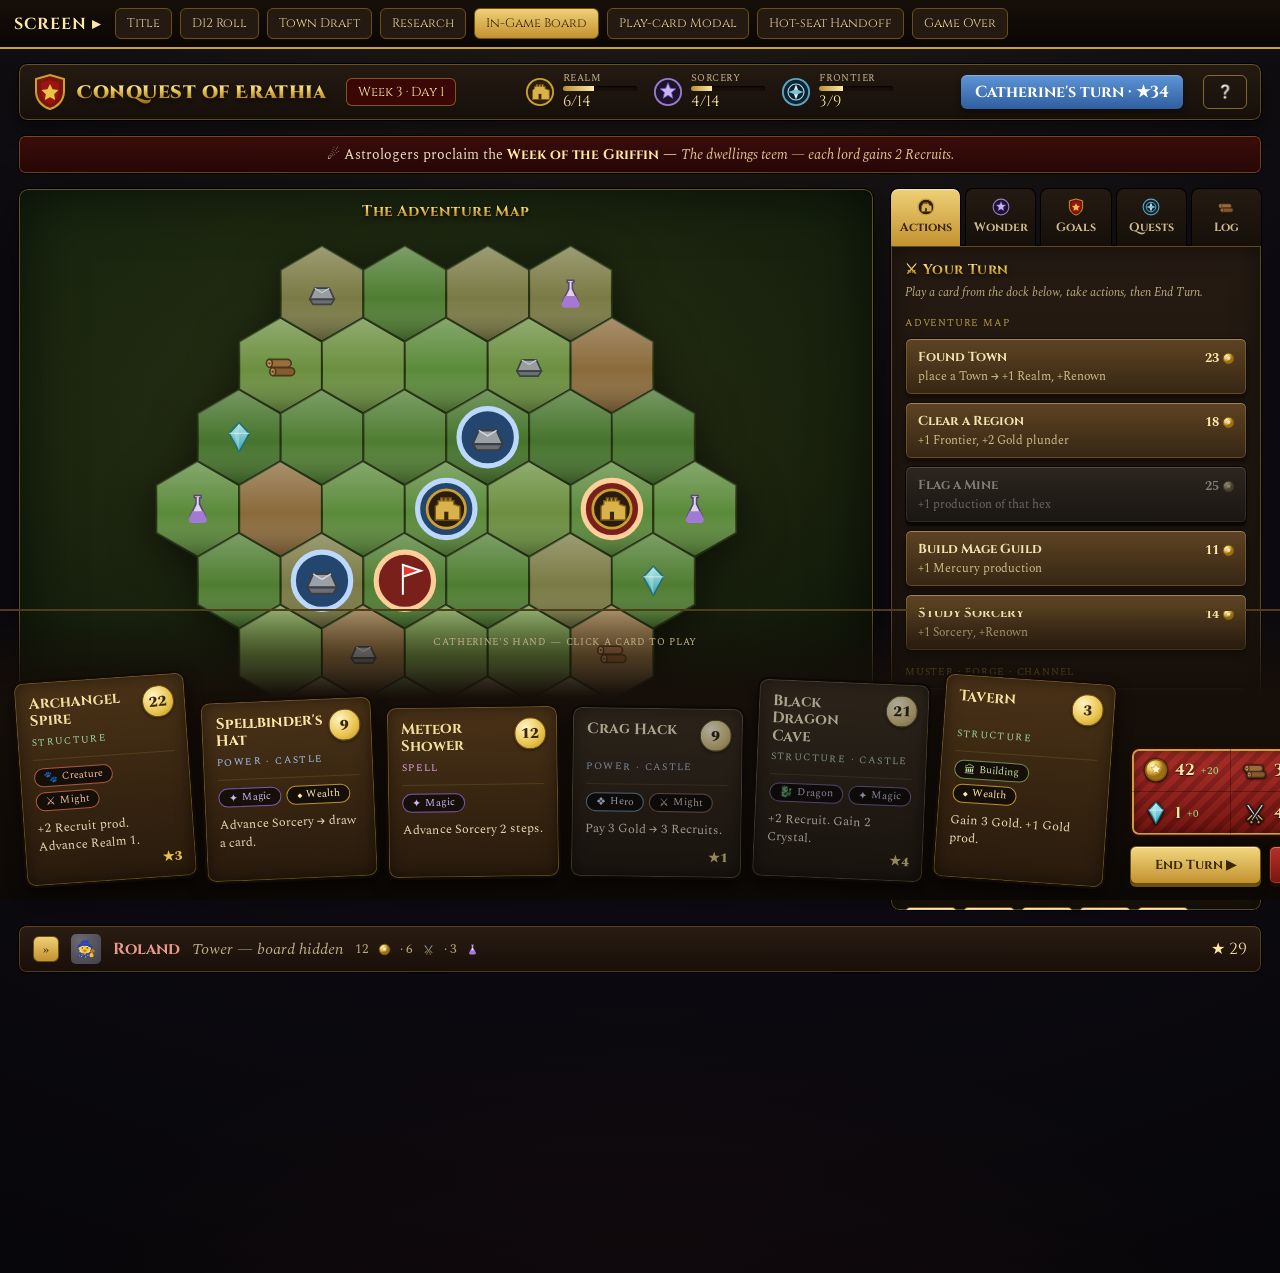
<file: ui-wood.html>
<!DOCTYPE html>
<html lang="en">
<head>
<meta charset="UTF-8" />
<meta name="viewport" content="width=device-width, initial-scale=1.0" />
<title>Conquest of Erathia — focused HOMM3 UI</title>
<style>
@import url('https://fonts.googleapis.com/css2?family=Cinzel:wght@600;700;900&family=Cinzel+Decorative:wght@700;900&family=Spectral:ital,wght@0,400;0,600;1,400&display=swap');

:root{
  --gold:#e8c34a; --gold-d:#a9801f; --gold-l:#ffe9a6; --gold-dk:#6e4f12;
  --red:#9c1410; --red-d:#5e0c0a; --red-l:#c83028;
  --ink:#efe2c4; --ink-dim:#bcab83; --ink-dk:#2e2110;
  --panel:#241a12; --panel-2:#1a120c; --edge:#c9a23e;
  --blue:#6fa8e6; --good:#8fe089; --bad:#f0897e;
}
*{box-sizing:border-box;}
html,body{margin:0; min-height:100%;}
/* atmospheric backdrop: deep night + warm glow + vignette */
html{ background:
   radial-gradient(120% 80% at 50% -8%, rgba(232,195,74,.10), transparent 55%),
   radial-gradient(90% 70% at 50% 120%, rgba(120,40,30,.18), transparent 60%),
   #0c0a10; }
body{ font-family:'Spectral',Georgia,serif; color:var(--ink); min-height:100vh;
  background:
   radial-gradient(140% 120% at 50% 0%, transparent 60%, rgba(0,0,0,.55) 100%); }
button{font-family:inherit; cursor:pointer; color:inherit;}
.cz{font-family:'Cinzel',serif;}
a{color:var(--gold-l);}

/* gold engraved text */
.gold{ font-family:'Cinzel',serif; font-weight:700; letter-spacing:.03em;
  background:linear-gradient(#fff4c4 6%,#f0d168 36%,#c79a2e 64%,#8a6517 100%);
  -webkit-background-clip:text; background-clip:text; -webkit-text-fill-color:transparent;
  filter:drop-shadow(0 1px 0 #1c1206) drop-shadow(0 2px 2px rgba(0,0,0,.45)); }

/* ===== icons ===== */
.ic{width:1em; height:1em; display:inline-block; vertical-align:-.16em;}
.ic-lg{width:26px; height:26px;}

/* ===== ornate panel (used sparingly, as a real frame) ===== */
.ornate{ position:relative; border-radius:9px;
  background:linear-gradient(var(--panel),var(--panel-2));
  border:1px solid #000;
  box-shadow:inset 0 0 0 1px rgba(201,162,62,.45), inset 0 0 30px rgba(0,0,0,.5), 0 14px 34px rgba(0,0,0,.55); }
.ornate::before{ content:''; position:absolute; inset:4px; border-radius:6px; border:1px solid rgba(201,162,62,.22); pointer-events:none; }
.fcorner{ position:absolute; width:30px; height:30px; color:#dcb24e; z-index:3; filter:drop-shadow(0 1px 1px rgba(0,0,0,.6)); pointer-events:none;}
.fcorner.tl{top:2px;left:2px;} .fcorner.tr{top:2px;right:2px;transform:scaleX(-1);}
.fcorner.bl{bottom:2px;left:2px;transform:scaleY(-1);} .fcorner.br{bottom:2px;right:2px;transform:scale(-1);}

/* ===== buttons ===== */
.btn{ display:block; width:100%; text-align:left; position:relative; padding:9px 12px; border-radius:6px;
  font-family:'Cinzel',serif; font-weight:700; font-size:13px; color:#f4e4b0;
  background:linear-gradient(#5d4322,#372614); border:1px solid #120b05;
  box-shadow:inset 0 1px 0 rgba(255,235,160,.28), inset 0 0 0 1px rgba(201,162,62,.3), 0 3px 0 #160d05, 0 5px 10px rgba(0,0,0,.4);
  transition:transform .05s, filter .1s;}
.btn:hover{filter:brightness(1.13);}
.btn:active{transform:translateY(2px); box-shadow:inset 0 1px 0 rgba(255,235,160,.25), 0 1px 0 #160d05;}
.btn:disabled{filter:grayscale(.6) brightness(.55); cursor:not-allowed;}
.btn small{display:block; font-family:'Spectral',serif; font-weight:400; font-size:11.5px; color:#cdbb8c; margin-top:2px;}
.btn .cost{position:absolute; top:9px; right:11px; display:flex; align-items:center; gap:3px; font-family:'Spectral',serif; font-weight:700; color:var(--gold-l);}
.btn.gild{ background:linear-gradient(#f3d780,#c2922f); color:#3a2606; border-color:#6e4f12;
  box-shadow:inset 0 1px 0 rgba(255,255,255,.55), 0 3px 0 #6e4f12, 0 5px 10px rgba(0,0,0,.45);}
.btn.gild small{color:#5a3f10;} .btn.gild .cost{color:#3a2606;}
.btn.red{ background:linear-gradient(#b6322a,#7a1410); color:#ffe9c4; border-color:#3a0706;}
.btn-sm{ display:inline-flex; align-items:center; justify-content:center; gap:4px; padding:5px 12px; border-radius:5px;
  font-family:'Cinzel',serif; font-weight:700; font-size:12px; color:#3a2606;
  background:linear-gradient(#f0d077,#c2922f); border:1px solid #6e4f12;
  box-shadow:inset 0 1px 0 rgba(255,255,255,.5), 0 2px 0 #6e4f12;}
.btn-sm:disabled{filter:grayscale(.6) brightness(.78); cursor:not-allowed;}
.ghost{ background:transparent; border:1px solid rgba(201,162,62,.6); color:var(--gold-l); border-radius:6px; padding:7px 13px; font-family:'Cinzel',serif; font-size:13px;}
.ghost:hover{background:rgba(201,162,62,.14);}

/* ===== app shell ===== */
.app{max-width:1500px; margin:0 auto; padding:14px 18px 300px;}

/* status bar — slim, the only always-on chrome up top */
.statusbar{ display:flex; align-items:center; gap:20px; flex-wrap:wrap; padding:8px 14px; margin-bottom:14px;
  border-radius:9px; background:linear-gradient(#241a12,#160f09);
  border:1px solid #000; box-shadow:inset 0 0 0 1px rgba(201,162,62,.4), 0 8px 20px rgba(0,0,0,.5);}
.crest{display:flex; align-items:center; gap:10px;}
.crest .shield{width:34px; height:38px;}
.crest .nm{font-family:'Cinzel Decorative',serif; font-weight:900; font-size:18px; letter-spacing:.03em;}
.week{font-family:'Cinzel',serif; color:var(--gold-l); font-size:13px; background:#3a0706; padding:4px 11px; border-radius:6px; border:1px solid rgba(201,162,62,.5);}
.jewels{display:flex; gap:16px; flex:1; justify-content:center; flex-wrap:wrap;}
.jewel{display:flex; align-items:center; gap:8px;}
.jewel .orb{width:30px; height:30px; flex:0 0 auto;}
.jewel .jt{font-size:11px; color:var(--ink-dim); font-variant:small-caps; letter-spacing:.05em; line-height:1.1;}
.jewel .jv{font-family:'Cinzel',serif; color:var(--gold-l); font-size:15px;}
.jbar{height:5px; width:74px; background:#1a0f08; border-radius:3px; margin-top:2px; overflow:hidden; box-shadow:inset 0 1px 2px #000;}
.jbar > i{display:block; height:100%; background:linear-gradient(90deg,#b8902f,#ffe9a6);}
.turnchip{font-family:'Cinzel',serif; font-weight:700; color:#fff; padding:6px 14px; border-radius:6px; box-shadow:inset 0 1px 0 rgba(255,255,255,.25), 0 3px 7px rgba(0,0,0,.4);}
.turnchip.p0{background:linear-gradient(#5e94d6,#2f5fa0);} .turnchip.p1{background:linear-gradient(#c75b4a,#8a2c20);}

/* proclamation — a thin engraved ribbon */
.proclaim{ text-align:center; margin:0 0 14px; padding:8px 18px; border-radius:7px; font-size:14px; color:var(--ink);
  background:linear-gradient(#3a0c0a,#260807); border:1px solid #000; box-shadow:inset 0 0 0 1px rgba(201,162,62,.4);}
.proclaim b{color:var(--gold-l); font-family:'Cinzel',serif;} .proclaim i{color:#e2c293;}

/* ===== THE STAGE: map is the hero, one tabbed command panel beside it ===== */
.stage{ display:grid; grid-template-columns:minmax(0,1fr) 372px; gap:16px; align-items:start;}
.mapframe{ position:relative; border-radius:10px; padding:10px;
  background:
    radial-gradient(120% 90% at 50% 40%, rgba(232,195,74,.12), transparent 60%),
    linear-gradient(160deg,#16240f,#0a1207);
  border:1px solid #000; box-shadow:inset 0 0 0 1px rgba(201,162,62,.45), inset 0 0 60px rgba(0,0,0,.6), 0 16px 40px rgba(0,0,0,.6);}
.mapframe h3{ margin:2px 0 8px; text-align:center; font-size:15px; }
.hexmap{ width:auto; height:auto; max-width:100%; max-height:62vh; display:block; margin:0 auto; filter:drop-shadow(0 10px 22px rgba(0,0,0,.55));}
.maplegend{font-size:11.5px; color:var(--ink-dim); margin-top:8px; text-align:center;}

/* command panel with tabs */
.command{ position:sticky; top:14px; }
.tabs{ display:flex; gap:4px; margin-bottom:-1px; position:relative; z-index:2;}
.tab{ flex:1; padding:9px 4px 11px; border-radius:8px 8px 0 0; font-family:'Cinzel',serif; font-weight:700; font-size:12px;
  color:#cdbb8c; background:linear-gradient(#241a12,#160f09); border:1px solid #000; border-bottom:none;
  display:flex; flex-direction:column; align-items:center; gap:3px;}
.tab .ic{width:18px; height:18px;}
.tab.on{ color:#3a2606; background:linear-gradient(#f0d077,#c2922f); box-shadow:inset 0 1px 0 rgba(255,255,255,.5);}
.tabbody{ border-radius:0 0 9px 9px; padding:14px; min-height:62vh; max-height:74vh; overflow-y:auto;
  background:linear-gradient(var(--panel),var(--panel-2)); border:1px solid #000;
  box-shadow:inset 0 0 0 1px rgba(201,162,62,.4), inset 0 0 26px rgba(0,0,0,.5);}
.tabbody h4{ margin:0 0 4px; font-size:14px;}
.turn-hint{font-size:12px; color:var(--ink-dim); font-style:italic; margin-bottom:10px;}
.subhead{font-size:10px; text-transform:uppercase; letter-spacing:.08em; color:var(--gold); opacity:.75; margin:13px 0 6px;}
.btn{margin:7px 0;}

/* ? tooltip — trigger only; the bubble is a single body-level floating element
   so it can never be clipped by a scrolling panel */
.q{ position:relative; display:inline-flex; align-items:center; justify-content:center; width:15px; height:15px; flex:0 0 auto;
  border-radius:50%; background:#3a0706; border:1px solid var(--edge); color:var(--gold-l); font-size:10px; font-weight:700; cursor:help; margin-left:5px;}
.q:hover{background:var(--gold); color:#3a0706;}
.q .tip{display:none;} /* source text, hidden; copied into #floattip on hover */
#floattip{ position:fixed; z-index:9999; display:none; width:250px; max-width:72vw;
  background:#160f09; color:var(--ink); border:1px solid var(--gold-d); border-radius:8px; padding:9px 11px;
  font-family:'Spectral',serif; font-size:12.5px; font-weight:400; line-height:1.5; text-align:left;
  box-shadow:0 10px 26px rgba(0,0,0,.75);}

/* goals / wonder / quests within tabs */
.gtrack{display:flex; justify-content:space-between; align-items:center; font-size:13px; padding:5px 9px; border-radius:6px; background:#160f09; margin:4px 0;}
.gtrack.done{background:rgba(127,199,133,.18); color:var(--good); font-weight:700;}
.gtrack .lt{display:flex; align-items:center; gap:7px;}
.goal{display:flex; justify-content:space-between; align-items:center; gap:8px; padding:6px 0; border-bottom:1px dashed rgba(201,162,62,.22); font-size:13px;}
.goal small{color:var(--ink-dim);} .goal .claimed{color:var(--gold-l); font-size:11px;}
.wstage,.quest{border:1px solid #6e4f12; border-radius:7px; padding:7px 10px; margin-top:7px; background:#160f09; font-size:12.5px;}
.wstage.done{border-color:#3f8a34; opacity:.82;} .wstage.next,.quest.ready{border-color:var(--gold); box-shadow:0 0 0 1px rgba(232,195,74,.3);}
.wstage .wh,.quest .qh{display:flex; justify-content:space-between; align-items:center; gap:6px;}
.wstage .wm,.quest .qc{font-size:10.5px; color:var(--gold-l); margin-top:2px;}
.wstage .wr,.quest .qr{font-size:11px; color:#e2cb9c; margin-top:2px;}
.wname{color:var(--gold-l); font-family:'Cinzel',serif; font-weight:700; margin-bottom:2px;}
.secret{border:1px solid var(--good); border-radius:7px; padding:7px 10px; background:#16140c; margin-top:7px;}
.log{font-size:12px; line-height:1.55; color:#cdbb8c;}
.log .me{color:var(--gold-l);}

/* ===== opponent strip (slim) ===== */
.oppbar{ display:flex; align-items:center; gap:12px; margin-top:14px; padding:8px 14px; border-radius:8px;
  background:linear-gradient(#2a1c12,#180f09); border:1px solid #000; box-shadow:inset 0 0 0 1px rgba(201,162,62,.3);}
.oppbar .pport{width:30px; height:30px; border-radius:5px; background:radial-gradient(120% 120% at 30% 20%,#6a6770,#3d3b45); display:flex; align-items:center; justify-content:center;}
.oppbar .onm{font-family:'Cinzel',serif; font-weight:700; color:#e89b8b;}
.oppbar .ginfo{margin-left:auto; color:var(--gold-l); font-family:'Cinzel',serif;}
.oppbar .mini-res{display:flex; gap:9px; color:var(--ink-dim); font-size:13px; align-items:center;}
.oppbar .chev{width:26px; height:26px; border-radius:6px; background:linear-gradient(#f0d077,#c2922f); color:#3a2606; border:1px solid #6e4f12; font-size:14px;}

/* ===== HAND DOCK (bottom, fanned cards over a shelf) ===== */
.dock{ position:fixed; left:0; right:0; bottom:0; z-index:40;
  background:linear-gradient(180deg, rgba(12,9,7,0), #160f09 30%, #0c0805);
  padding:22px 18px 16px; border-top:2px solid rgba(201,162,62,.35);}
.dock-inner{max-width:1500px; margin:0 auto; display:flex; align-items:flex-end; gap:18px;}
.handfan{ flex:1; display:flex; justify-content:center; align-items:flex-end; gap:10px; min-height:230px; padding-bottom:6px;}
.handfan .card{ width:174px; transform-origin:bottom center; transition:transform .12s, box-shadow .12s; }
.handfan .card:hover{ transform:translateY(-26px) scale(1.05) rotate(0deg) !important; z-index:20; box-shadow:0 18px 34px rgba(0,0,0,.6), inset 0 0 0 2px var(--gold);}
.card{ position:relative; border-radius:11px; padding:13px 14px 14px; color:#f4ead2; cursor:pointer;
  background:linear-gradient(#4a3217,#281a0c); border:2px solid #120b05;
  box-shadow:inset 0 0 0 1px rgba(201,162,62,.4), inset 0 0 16px rgba(0,0,0,.5), 0 8px 16px rgba(0,0,0,.55);}
.card.dim{filter:grayscale(.5) brightness(.7);}
.card .cn{font-family:'Cinzel',serif; font-weight:700; color:#f3df9e; font-size:15px; line-height:1.16; padding-right:40px; min-height:34px;}
.card.sig .cn{color:var(--gold-l);}
.card .cc{position:absolute; top:11px; right:11px; width:32px; height:32px; border-radius:50%; font-weight:800; color:#3a2606;
  background:radial-gradient(circle at 34% 30%,#fff4c4,#e8c34a 60%,#b8902f); border:1px solid #6e4f12; display:flex; align-items:center; justify-content:center; font-size:15px; box-shadow:0 1px 3px rgba(0,0,0,.5);}
.card .ty{font-size:10px; letter-spacing:.14em; text-transform:uppercase; margin-top:4px;}
.card .ty.structure{color:#9ed8a6;} .card .ty.power{color:#9cc4f0;} .card .ty.spell{color:#e6a6e6;}
.ctags{display:flex; flex-wrap:wrap; gap:5px; margin:9px 0; padding-top:8px; border-top:1px solid rgba(201,162,62,.18);}
.ctag{display:inline-flex; align-items:center; gap:4px; font-size:10.5px; line-height:1; padding:3px 9px; border-radius:11px;
  background:#160f09; border:1px solid #6e4f12; color:#e6cf9a;}
.ctag .tgi{font-size:11px;}
/* per-tag accent tints */
.tg-magic,.tg-dragon{border-color:#7a5ab0; color:#cdb3f0;} .tg-might,.tg-creature{border-color:#a85a3a; color:#f0bf9a;}
.tg-wealth{border-color:#b8902f; color:var(--gold-l);} .tg-building{border-color:#6a8f4a; color:#bfe0a0;}
.tg-undead{border-color:#5a8f7a; color:#a0e0cf;} .tg-hero{border-color:#5e8fc0; color:#bcd8ff;} .tg-beast{border-color:#9a7a4a; color:#e0cf9a;}
.card .tx{font-size:12.5px; color:#e8d9b6; line-height:1.42; margin-top:2px; min-height:42px; padding-bottom:16px;}
.card .vp{position:absolute; bottom:10px; right:13px; color:var(--gold); font-weight:800; font-size:13px;}
.dock-side{display:flex; flex-direction:column; align-items:stretch; gap:9px; width:328px;}
.ribbon{ display:grid; grid-template-columns:repeat(3,1fr); border-radius:9px; overflow:hidden;
  background:linear-gradient(180deg, rgba(255,255,255,.07), rgba(0,0,0,.3)), repeating-linear-gradient(135deg,#a8201a 0 6px,#8c1712 6px 12px);
  border:2px solid #2a0605; box-shadow:inset 0 0 0 2px var(--edge), inset 0 0 16px rgba(0,0,0,.5);}
.ribbon .rc{display:flex; align-items:center; gap:6px; padding:8px 11px; border-right:1px solid rgba(0,0,0,.3); border-bottom:1px solid rgba(0,0,0,.3); justify-content:flex-start;}
.ribbon .rc .ic{filter:drop-shadow(0 0 1px rgba(0,0,0,.9)) drop-shadow(0 1px 1px rgba(0,0,0,.7));}
.ribbon .rc .amt{font-family:'Cinzel',serif; font-weight:700; font-size:16px; color:var(--gold-l); text-shadow:0 1px 0 #3a0706, 0 0 4px rgba(0,0,0,.5);}
.ribbon .rc .pr{font-size:11px; color:var(--good);} .ribbon .rc .pr.neg{color:var(--bad);}
.dock-btns{display:flex; gap:8px;}
.dock-btns .btn{margin:0; flex:1; text-align:center;}
.handlabel{text-align:center; font-size:11px; color:var(--ink-dim); margin-bottom:4px; font-variant:small-caps; letter-spacing:.06em;}

/* ===== full-screen phases ===== */
.fs{min-height:calc(100vh - 30px); display:flex; align-items:center; justify-content:center; padding:30px 16px;}
.fbox{max-width:880px; width:100%; padding:30px 34px;}
.hero h1{font-family:'Cinzel Decorative',serif; font-weight:900; font-size:clamp(32px,6vw,60px); margin:0; text-align:center; letter-spacing:.03em;}
.hero .sub{color:#e2c293; font-style:italic; font-size:18px; margin-top:10px; text-align:center;}
.fld{display:flex; flex-direction:column; gap:5px; font-size:13px; color:var(--gold-l); font-family:'Cinzel',serif;}
.fld input{font-family:'Spectral',serif; padding:9px 11px; border-radius:6px; border:1px solid var(--edge); background:#160f09; color:#f1ecdd; font-size:15px;}
.row{display:flex; gap:14px; flex-wrap:wrap;} .row.center{justify-content:center; align-items:center;}
.die{display:inline-flex; align-items:center; justify-content:center; width:104px; height:104px; margin:14px auto; font-size:48px; font-weight:900;
  color:#3a2606; border-radius:18px; border:3px solid #6e4f12; font-family:'Cinzel',serif;
  background:radial-gradient(circle at 35% 28%,#fff4c4,#e8c34a 60%,#b8902f); box-shadow:0 0 0 3px var(--blue), 0 10px 24px rgba(0,0,0,.5), inset 0 0 14px rgba(255,255,255,.5);}
.draft-grid{display:grid; grid-template-columns:repeat(auto-fit,minmax(230px,1fr)); gap:16px; margin-top:10px;}
.fcard{ padding:16px; border-radius:8px; cursor:pointer; transition:transform .08s; position:relative; overflow:hidden;
  background:linear-gradient(#3a2614,#1f140b); border:2px solid #120b05; box-shadow:inset 0 0 0 1px rgba(201,162,62,.4), 0 6px 14px rgba(0,0,0,.5);}
.fcard:hover{transform:translateY(-4px); box-shadow:inset 0 0 0 1px var(--gold), 0 12px 22px rgba(0,0,0,.6);}
.fcard h3{font-family:'Cinzel',serif; color:var(--gold-l); margin:0 0 4px; font-size:19px;}
.fcard .bl{font-style:italic; color:#e2c293; font-size:13px; margin-bottom:9px;}
.fcard .de{font-size:13px; color:#e8d9b6; line-height:1.45;}
.research-grid{display:grid; grid-template-columns:repeat(auto-fill,minmax(178px,1fr)); gap:12px; max-height:56vh; overflow-y:auto; padding:4px;}
.research-grid .card{cursor:pointer;}
.research-grid .card.keep{box-shadow:inset 0 0 0 2px var(--good), 0 8px 16px rgba(0,0,0,.5);}
.keepmark{position:absolute; top:6px; left:8px; color:var(--good); font-weight:800; font-size:11px;}
.score-table{width:100%; border-collapse:collapse; margin-top:12px;}
.score-table th,.score-table td{padding:9px 10px; border-bottom:1px solid rgba(201,162,62,.3); text-align:center;}
.score-table th{font-family:'Cinzel',serif; color:var(--gold-l); font-size:12px;}
.score-table th:first-child,.score-table td:first-child{text-align:left;}
.score-table .winrow{background:rgba(232,195,74,.13);}
.score-table .total{font-family:'Cinzel',serif; font-weight:800; color:var(--gold-l); font-size:19px;}
.overlay{position:fixed; inset:0; z-index:200; display:flex; align-items:center; justify-content:center; padding:24px; background:rgba(8,5,3,.85); backdrop-filter:blur(3px);}
.handoff{text-align:center;} .handoff .who{font-family:'Cinzel',serif; font-size:clamp(26px,5vw,44px); margin:12px 0;}
.pay-row{display:flex; align-items:center; gap:10px; margin:10px 0;} .stepper{display:flex; gap:8px; align-items:center;} .stepper .ghost{width:34px; text-align:center; padding:6px 0;}

/* phase nav */
.phasenav{position:sticky; top:0; z-index:300; display:flex; gap:8px; align-items:center; flex-wrap:wrap; padding:8px 14px; background:linear-gradient(#160f09,#0a0604); border-bottom:2px solid var(--edge);}
.phasenav b{color:var(--gold-l); font-family:'Cinzel',serif; letter-spacing:.06em; margin-right:6px;}
.phasenav button{font-family:'Cinzel',serif; font-size:12.5px; padding:6px 11px; border-radius:6px; border:1px solid #6e4f12; background:#241a12; color:#e6cf9a;}
.phasenav button.on{background:linear-gradient(#f0d077,#c2922f); color:#3a2606;}

@media(max-width:1080px){ .stage{grid-template-columns:1fr;} .command{position:static;} .dock-side{width:auto;} .dock-inner{flex-direction:column; align-items:stretch;} }
</style>
</head>
<body>
<!-- ===================== SVG ICON SPRITE ===================== -->
<svg width="0" height="0" style="position:absolute" aria-hidden="true">
<defs>
  <radialGradient id="gCoin" cx="34%" cy="30%"><stop offset="0%" stop-color="#fff7c6"/><stop offset="45%" stop-color="#f1d062"/><stop offset="80%" stop-color="#c9962a"/><stop offset="100%" stop-color="#9c6f15"/></radialGradient>
  <linearGradient id="gGem" x1="0" y1="0" x2="0" y2="1"><stop offset="0%" stop-color="#bff0f6"/><stop offset="100%" stop-color="#3aa6b6"/></linearGradient>
  <linearGradient id="gSteel" x1="0" y1="0" x2="1" y2="1"><stop offset="0%" stop-color="#eef2f6"/><stop offset="100%" stop-color="#9aa0a8"/></linearGradient>
</defs>
<symbol id="r-gold" viewBox="0 0 32 32"><circle cx="16" cy="16" r="13" fill="url(#gCoin)" stroke="#7d5a12" stroke-width="2"/><path d="M16 8.5l1.9 3.9 4.3.6-3.1 3 .7 4.3-3.8-2-3.8 2 .7-4.3-3.1-3 4.3-.6z" fill="#fff6cf" stroke="#9a6f15" stroke-width=".6"/></symbol>
<symbol id="r-wood" viewBox="0 0 32 32"><g stroke="#4a3018" stroke-width="1.4"><rect x="3.5" y="10.5" width="22" height="7" rx="3.5" fill="#9c6b3c"/><ellipse cx="6" cy="14" rx="2.6" ry="3.5" fill="#c89a63"/><circle cx="6" cy="14" r="1" fill="#5a3a1c" stroke="none"/><rect x="6.5" y="18" width="22" height="7" rx="3.5" fill="#85592c"/><ellipse cx="9" cy="21.5" rx="2.6" ry="3.5" fill="#b88a55"/><circle cx="9" cy="21.5" r="1" fill="#5a3a1c" stroke="none"/></g></symbol>
<symbol id="r-ore" viewBox="0 0 32 32"><path d="M5 21 L9.5 11 L22.5 11 L27 21 Z" fill="#9aa0a8" stroke="#3a3d44" stroke-width="1.5" stroke-linejoin="round"/><path d="M5 21 L27 21 L24 25.5 L8 25.5 Z" fill="#6a6e76" stroke="#3a3d44" stroke-width="1.5" stroke-linejoin="round"/><path d="M9.5 11 L16 15 L22.5 11" fill="none" stroke="#d4d8de" stroke-width="1"/></symbol>
<symbol id="r-crystal" viewBox="0 0 32 32"><path d="M16 3 L25 12.5 L16 29 L7 12.5 Z" fill="url(#gGem)" stroke="#1f6e7a" stroke-width="1.5" stroke-linejoin="round"/><path d="M16 3 L11 12.5 L16 29 Z" fill="#bff0f6" opacity=".45"/><path d="M7 12.5 L25 12.5" stroke="#eafcff" stroke-width="1" opacity=".7"/></symbol>
<symbol id="r-recruits" viewBox="0 0 32 32">
  <g stroke="#15171c" stroke-width="1.1" stroke-linejoin="round">
    <!-- blade NW->SE -->
    <path d="M7.2 5.0 L9.0 6.8 L21.5 25.5 L18.8 25.0 L6.0 7.0 Z" fill="url(#gSteel)"/>
    <!-- blade NE->SW -->
    <path d="M24.8 5.0 L26.0 7.0 L13.2 25.0 L10.5 25.5 L23.0 6.8 Z" fill="url(#gSteel)"/>
    <!-- crossguards -->
    <rect x="5.0" y="20.2" width="9.5" height="2.6" rx="1.3" transform="rotate(-46 9.7 21.5)" fill="#caa12f"/>
    <rect x="17.5" y="20.2" width="9.5" height="2.6" rx="1.3" transform="rotate(46 22.3 21.5)" fill="#caa12f"/>
    <!-- pommels -->
    <circle cx="20.4" cy="27.2" r="2" fill="#caa12f"/><circle cx="11.6" cy="27.2" r="2" fill="#caa12f"/>
  </g></symbol>
<symbol id="r-mercury" viewBox="0 0 32 32"><path d="M13 4 h6 v2 h-1.4 v5.5 l5 10.5 a3.2 3.2 0 0 1 -2.9 4.5 h-7.4 a3.2 3.2 0 0 1 -2.9 -4.5 l5 -10.5 v-5.5 h-1.4 z" fill="#e6dcf6" stroke="#5a3f7a" stroke-width="1.4"/><path d="M11.2 18 h9.6 l3 6.3 a3 3 0 0 1 -2.7 4.2 h-10.2 a3 3 0 0 1 -2.7 -4.2 z" fill="#a779e0"/></symbol>
<!-- track jewels -->
<symbol id="t-realm" viewBox="0 0 32 32"><circle cx="16" cy="16" r="14" fill="#2a1c0e" stroke="#caa12f" stroke-width="2"/><path d="M8 24 V14 l2-1.5 V10 h2 V8 h1.5 v2 h1.5 V8 h1.5 v2 h1.5 V8 h1.5 v2 h2 v2.5 L26 14 V24 Z" fill="#d9b24a" stroke="#7d5a12" stroke-width="1"/><rect x="14.5" y="18" width="3" height="6" fill="#3a2606"/></symbol>
<symbol id="t-sorcery" viewBox="0 0 32 32"><circle cx="16" cy="16" r="14" fill="#1d142a" stroke="#9a7ad0" stroke-width="2"/><path d="M16 6 l2.4 6 6 .6-4.6 4 1.4 6.2-5.2-3.3-5.2 3.3 1.4-6.2-4.6-4 6-.6z" fill="#c9b3f0" stroke="#6a4ad0" stroke-width=".8"/></symbol>
<symbol id="t-frontier" viewBox="0 0 32 32"><circle cx="16" cy="16" r="14" fill="#0e2230" stroke="#5aa6c0" stroke-width="2"/><circle cx="16" cy="16" r="8.5" fill="none" stroke="#9fdcec" stroke-width="1.2"/><path d="M16 8 L19 16 L16 24 L13 16 Z" fill="#e6f6fb"/><path d="M8 16 L16 13 L24 16 L16 19 Z" fill="#7fc3d6"/></symbol>
<symbol id="shield" viewBox="0 0 34 38"><path d="M17 2 L31 6 V18 C31 28 24 34 17 36 C10 34 3 28 3 18 V6 Z" fill="#7a1410" stroke="#caa12f" stroke-width="2"/><path d="M17 7 L26 9.7 V18 C26 25 21.5 29.5 17 31 C12.5 29.5 8 25 8 18 V9.7 Z" fill="#9c1410"/><path d="M17 11 l2.6 5.3 5.8.8-4.2 4.1 1 5.8-5.2-2.7-5.2 2.7 1-5.8-4.2-4.1 5.8-.8z" fill="#e8c34a"/></symbol>
</svg>

<div class="phasenav">
  <b>SCREEN ▸</b>
  <button data-p="title">Title</button>
  <button data-p="roll">D12 Roll</button>
  <button data-p="draft">Town Draft</button>
  <button data-p="research">Research</button>
  <button data-p="game" class="on">In-Game Board</button>
  <button data-p="modal">Play-card Modal</button>
  <button data-p="handoff">Hot-seat Handoff</button>
  <button data-p="over">Game Over</button>
</div>
<div id="root"></div>
<div id="floattip"></div>

<script>
(function(){
'use strict';
/* one body-level tooltip that follows the hovered ? — never clipped by panels */
(function(){
  const ft=document.getElementById('floattip');
  document.addEventListener('mouseover',e=>{
    const q=e.target.closest('.q'); if(!q) return;
    const src=q.querySelector('.tip'); if(!src) return;
    ft.textContent=src.textContent; ft.style.display='block';
    const r=q.getBoundingClientRect(); const tw=ft.offsetWidth, th=ft.offsetHeight, M=8;
    let left=r.right-tw; if(left<M) left=M; if(left+tw>window.innerWidth-M) left=window.innerWidth-M-tw;
    let top=r.top-th-8; if(top<M) top=r.bottom+8; /* flip below if no room above */
    ft.style.left=left+'px'; ft.style.top=top+'px';
  });
  document.addEventListener('mouseout',e=>{ if(e.target.closest('.q')) ft.style.display='none'; });
})();
const ic = (n,cls)=>`<svg class="ic ${cls||''}"><use href="#${n}"/></svg>`;
const RICON = { gold:'r-gold', wood:'r-wood', ore:'r-ore', crystal:'r-crystal', recruits:'r-recruits', mercury:'r-mercury' };
/* tag glyph + label (small letter-glyph + name; cohesive, no emoji) */
const TAGS = {
  building:['🏛','Building'], creature:['🐾','Creature'], magic:['✦','Magic'], might:['⚔','Might'],
  dragon:['🐉','Dragon'], undead:['☠','Undead'], beast:['🐗','Beast'], wealth:['◆','Wealth'], hero:['❖','Hero'],
};
function tagChips(tags){ if(!tags||!tags.length) return '';
  return `<div class="ctags">${tags.map(t=>{const d=TAGS[t]||['•',t]; return `<span class="ctag tg-${t}"><span class="tgi">${d[0]}</span>${d[1]}</span>`;}).join('')}</div>`; }

const tracks = { realm:{sym:'t-realm',nm:'Realm',v:6,max:14}, sorcery:{sym:'t-sorcery',nm:'Sorcery',v:4,max:14}, frontier:{sym:'t-frontier',nm:'Frontier',v:3,max:9} };
const res = [['gold','Gold',42,'+20'],['wood','Wood',3,'+1'],['ore','Ore',5,'+1'],['crystal','Crystal',1,'+0'],['recruits','Recruits',4,'+2'],['mercury','Mercury',2,'+1']];
const proc = {nm:'Week of the Griffin', tx:'The dwellings teem — each lord gains 2 Recruits.'};
const hand = [
  {nm:'Archangel Spire',cost:22,ty:'Structure',tyc:'structure',tags:['creature','might'],tx:'+2 Recruit prod. Advance Realm 1.',vp:3,play:true},
  {nm:"Spellbinder's Hat",cost:9,ty:'Power',tyc:'power',tags:['magic','wealth'],tx:'Advance Sorcery → draw a card.',sig:true,play:true},
  {nm:'Meteor Shower',cost:12,ty:'Spell',tyc:'spell',tags:['magic'],tx:'Advance Sorcery 2 steps.',play:true},
  {nm:'Crag Hack',cost:9,ty:'Power',tyc:'power',tags:['hero','might'],tx:'Pay 3 Gold → 3 Recruits.',vp:1,sig:true,play:false},
  {nm:'Black Dragon Cave',cost:21,ty:'Structure',tyc:'structure',tags:['dragon','magic'],tx:'+2 Recruit. Gain 2 Crystal.',vp:4,sig:true,play:false},
  {nm:'Tavern',cost:3,ty:'Structure',tyc:'structure',tags:['building','wealth'],tx:'Gain 3 Gold. +1 Gold prod.',play:true},
];
const acts = [
  ['Found Town','place a Town → +1 Realm, +Renown',[['gold',23]],true],
  ['Clear a Region','+1 Frontier, +2 Gold plunder',[['gold',18]],true],
  ['Flag a Mine','+1 production of that hex',[['gold',25]],false],
  ['Build Mage Guild','+1 Mercury production',[['gold',11]],true],
  ['Study Sorcery','+1 Sorcery, +Renown',[['gold',14]],true],
];
const conv = [
  ['Muster Army → Town','place a Town → +1 Realm',[['recruits',8]],false],
  ['Forge','spend 2 Ore → gain 3 Recruits',[['ore',2]],true],
  ['Channel Mercury','+1 Sorcery, +Renown',[['mercury',8]],false],
];
const deeds = [['Master Builder','8+ Building tags',true,'Catherine'],['Archmage','5+ Magic tags',false,''],['Warlord','8+ Creature tags',false,'']];
const honors = [['Treasurer','you lead'],['Grand Mage','rival leads']];
const quests = [
  {nm:'Clear the Cyclops Stockade',cost:'4 Ore · 4 Recruits',rw:'Gain 8 Gold; advance Frontier.',ready:true},
  {nm:'Recover the Sword of Hellfire',cost:'4 Mercury',rw:'1★. SAGA: play Magic → 2 Gold.',ready:false},
  {nm:'Rescue the Merchant Caravan',cost:'6 Gold',rw:'+2 Gold production.',ready:true},
];
const wonder = {nm:'The Grand Cathedral', stages:[
  {n:'Lay the Foundation',done:true,m:'',r:'+1 Recruit prod; gain 4 Gold.'},
  {n:'Raise the Nave',next:true,m:'Cost 14 Gold · 6 Ore · Needs Realm 5',r:'+2 Gold production.'},
  {n:'Crown the Spire',m:'Cost 20 Gold · 8 Ore · Needs Realm 8',r:'+Realm. Forever: Building → 2 Gold.'},
]};
const logLines = ['Astrologers proclaim the Week of the Griffin.','Catherine plays Sawmill.','Catherine — Found Town.','Roland uses Sir Mullich.','Roland builds Lay the Foundation (1/3).','Catherine completes: Rescue the Caravan.'];
const pct = t=>Math.round(100*t.v/t.max)+'%';
const costHtml = arr => arr.map(c=>`${c[1]} ${ic(RICON[c[0]])}`).join(' ');

function hexMap(){
  const R=3,size=24; const cells=[];
  for(let q=-R;q<=R;q++) for(let r=Math.max(-R,-q-R);r<=Math.min(R,-q+R);r++) cells.push([q,r]);
  let mnX=1e9,mnY=1e9,mxX=-1e9,mxY=-1e9;
  const pos=cells.map(([q,r])=>{const x=size*Math.sqrt(3)*(q+r/2),y=size*1.5*r; mnX=Math.min(mnX,x);mxX=Math.max(mxX,x);mnY=Math.min(mnY,y);mxY=Math.max(mxY,y);return[x,y];});
  const pad=size+8, W=(mxX-mnX)+2*pad, H=(mxY-mnY)+2*pad;
  const pts=(cx,cy)=>{let p=[];for(let i=0;i<6;i++){const a=Math.PI/180*(60*i-30);p.push((cx+size*Math.cos(a)).toFixed(1)+','+(cy+size*Math.sin(a)).toFixed(1));}return p.join(' ');};
  const terr=['#5b8a3a','#4f7d31','#6b8f3f','#7a7a44','#8a6a3a','#46742c'];
  const tok={'0,0':['t-realm',0],'1,-1':['r-ore',0],'-1,1':['flag',1],'2,0':['t-realm',1],'-2,1':['r-ore',0]};
  let b='';
  cells.forEach(([q,r],i)=>{const[x,y]=pos[i]; const col=terr[Math.abs(q*7+r*13+q*q)%terr.length];
    b+=`<polygon points="${pts(x,y)}" fill="${col}" stroke="#21300f" stroke-width="1" stroke-linejoin="round"/>`;
    b+=`<polygon points="${pts(x,y)}" fill="url(#shM)" stroke="none"/>`;
    const tk=tok[q+','+r];
    if(tk){const o=tk[1]; b+=`<circle cx="${x}" cy="${y}" r="${size*.6}" fill="${o?'#7a201a':'#23456e'}" stroke="${o?'#ffce9a':'#bcd8ff'}" stroke-width="2.6"/>`;
      if(tk[0]==='flag'){b+=`<path d="M${x-1} ${y+7} V${y-8} l9 3 -9 3" fill="#e23b2e" stroke="#fff" stroke-width="1"/>`;}
      else b+=`<use href="#${tk[0]}" x="${x-11}" y="${y-11}" width="22" height="22"/>`;}
    else if((q+r)%3===0){ b+=`<use href="#${['r-crystal','r-wood','r-ore','r-mercury'][Math.abs(q+r*2)%4]}" x="${x-9}" y="${y-9}" width="18" height="18" opacity=".92"/>`; }
  });
  return `<svg class="hexmap" viewBox="${mnX-pad} ${mnY-pad} ${W} ${H}" style="aspect-ratio:${W}/${H}" xmlns="http://www.w3.org/2000/svg">
    <defs><linearGradient id="shM" x1="0" y1="0" x2="0" y2="1"><stop offset="0%" stop-color="#fff" stop-opacity=".26"/><stop offset="55%" stop-color="#fff" stop-opacity="0"/><stop offset="100%" stop-color="#000" stop-opacity=".3"/></linearGradient></defs>${b}</svg>`;
}

function cardFace(c,opts){opts=opts||{};
  return `<div class="card ${c.sig?'sig':''} ${opts.play&&!c.play?'dim':''} ${opts.keep?'keep':''}">
    ${opts.keep!=null?`<div class="keepmark">${opts.keep?'✔':''}</div>`:''}
    <div class="cc">${c.cost}</div><div class="cn">${c.nm}</div>
    <div class="ty ${c.tyc}">${c.ty}${c.sig?' · Castle':''}</div>
    ${tagChips(c.tags)}
    <div class="tx">${c.tx}</div>${c.vp?`<div class="vp">★${c.vp}</div>`:''}</div>`;
}

/* ===== command tabs ===== */
let activeTab='actions';
function tabActions(){return `
  <h4 class="gold">⚔ Your Turn</h4><div class="turn-hint">Play a card from the dock below, take actions, then End Turn.</div>
  <div class="subhead">Adventure Map</div>
  ${acts.map(a=>`<button class="btn" ${a[3]?'':'disabled'}>${a[0]}<span class="cost">${costHtml(a[2])}</span><small>${a[1]}</small></button>`).join('')}
  <div class="subhead">Muster · Forge · Channel</div>
  ${conv.map(a=>`<button class="btn" ${a[3]?'':'disabled'}>${a[0]}<span class="cost">${costHtml(a[2])}</span><small>${a[1]}</small></button>`).join('')}
  <div class="subhead">Transmute 2 ${ic('r-mercury')} →</div>
  <div class="row" style="gap:6px">${['gold','wood','ore','crystal','recruits'].map(k=>`<button class="btn-sm">${ic(RICON[k],'ic-lg')}</button>`).join('')}</div>`;}
function tabWonder(){return `
  <h4 class="gold">✦ Your Wonder</h4>
  <div class="wname">${wonder.nm} <span style="color:var(--ink-dim); font-weight:400; font-size:12px">— 12★, ends the game</span></div>
  ${wonder.stages.map((s,i)=>`<div class="wstage ${s.done?'done':''} ${s.next?'next':''}"><div class="wh"><b>${s.done?'✓ ':s.next?'▶ ':'🔒 '}${i+1}. ${s.n}</b>${s.next?'<button class="btn-sm">Build</button>':''}</div>${s.m?`<div class="wm">${s.m}</div>`:''}<div class="wr">→ ${s.r}</div></div>`).join('')}`;}
function tabGoals(){return `
  <h4 class="gold">🎯 Goals</h4>
  <div class="subhead">Game-end trigger — the 3 Dominion tracks <span class="q">?<span class="tip">Maxing all three tracks does NOT win the game — it (or any player completing a Wonder) ENDS it after the current week. The winner is whoever holds the most Glory ★ at that point. So maxing the tracks just stops the clock; you can max them and still lose on Glory.</span></span></div>
  ${Object.values(tracks).map(t=>`<div class="gtrack ${t.v>=t.max?'done':''}"><span class="lt">${ic(t.sym,'ic-lg')} ${t.nm}</span><b>${t.v}/${t.max}</b></div>`).join('')}
  <div class="subhead">Public · Deeds (5★)</div>
  ${deeds.map(g=>`<div class="goal"><span>🏅 ${g[0]} <span class="q">?<span class="tip">${g[1]}. Claim for 8 Gold; worth 5★.</span></span>${g[2]?`<span class="claimed"> — ${g[3]}</span>`:''}</span>${g[2]?'':'<button class="btn-sm">8 '+ic('r-gold')+'</button>'}</div>`).join('')}
  <div class="subhead">Public · Honors (5★/2★)</div>
  ${honors.map(g=>`<div class="goal"><span>🏆 ${g[0]} <small>${g[1]}</small></span><button class="btn-sm">8 ${ic('r-gold')}</button></div>`).join('')}
  <div class="subhead">Private</div>
  <div class="secret"><b>🤫 Secret: Emperor</b> <span style="color:var(--good); font-size:11px; float:right">✗ not yet</span><div class="wr">Reach Realm 12 · worth 6★</div></div>`;}
function tabQuests(){return `
  <h4 class="gold">🧭 Adventures</h4><div class="turn-hint">Complete one outright — meet its requirement & pay its cost.</div>
  ${quests.map(qq=>`<div class="quest ${qq.ready?'ready':''}"><div class="qh"><b>${qq.nm}</b><button class="btn-sm" ${qq.ready?'':'disabled'}>Embark</button></div><div class="qc">Pay ${qq.cost}</div><div class="qr">→ ${qq.rw}</div></div>`).join('')}`;}
function tabLog(){return `<h4 class="gold">📜 Chronicle</h4><div class="log">${logLines.map(l=>`<div class="${l.startsWith('Catherine')?'me':''}">${l}</div>`).join('')}</div>`;}
const TABS=[['actions','t-realm','Actions',tabActions],['wonder','t-sorcery','Wonder',tabWonder],['goals','shield','Goals',tabGoals],['quests','t-frontier','Quests',tabQuests],['log','r-wood','Log',tabLog]];

function screenGame(extra){
  const jewels = Object.values(tracks).map(t=>`<div class="jewel">${ic(t.sym,'ic-lg').replace('ic-lg','').replace('class="ic "','class="orb" style="width:30px;height:30px"')}<div><div class="jt">${t.nm}</div><div class="jbar"><i style="width:${pct(t)}"></i></div><div class="jv">${t.v}/${t.max}</div></div></div>`).join('');
  const statusbar = `<div class="statusbar">
    <div class="crest"><svg class="shield" viewBox="0 0 34 38"><use href="#shield"/></svg><div class="nm gold">Conquest of Erathia</div></div>
    <div class="week">Week 3 · Day 1</div>
    <div class="jewels">${jewels}</div>
    <div class="turnchip p0">Catherine's turn · ★34</div>
    <button class="ghost">❔</button>
  </div>`;
  const tabsBar = `<div class="tabs">${TABS.map(t=>`<button class="tab ${t[0]===activeTab?'on':''}" data-tab="${t[0]}">${ic(t[1])}${t[2]}</button>`).join('')}</div>`;
  const tabBody = `<div class="tabbody">${TABS.find(t=>t[0]===activeTab)[3]()}</div>`;

  const oppbar = `<div class="oppbar">
    <button class="chev">»</button><div class="pport">🧙</div><div class="onm">Roland</div><span style="color:var(--ink-dim); font-style:italic">Tower — board hidden</span>
    <div class="mini-res">12 ${ic('r-gold')} · 6 ${ic('r-recruits')} · 3 ${ic('r-mercury')}</div>
    <div class="ginfo">★ 29</div>
  </div>`;

  const dock = `<div class="dock"><div class="dock-inner">
    <div style="flex:1">
      <div class="handlabel">Catherine's Hand — click a card to play</div>
      <div class="handfan">${hand.map((c,i)=>{const n=hand.length;const rot=(i-(n-1)/2)*1.6; const ty=Math.abs(i-(n-1)/2)*2;
        return `<div style="transform:rotate(${rot}deg) translateY(${ty}px)">${cardFace(c,{play:true})}</div>`;}).join('')}</div>
    </div>
    <div class="dock-side">
      <div class="ribbon">${res.map(r=>`<div class="rc">${ic(RICON[r[0]],'ic-lg')}<span class="amt">${r[2]}</span><span class="pr ${r[3][0]==='-'?'neg':''}">${r[3]}</span></div>`).join('')}</div>
      <div class="dock-btns"><button class="btn gild">End Turn ▶</button><button class="btn red">💤 Pass</button></div>
    </div>
  </div></div>`;

  return `<div class="app">
    ${statusbar}
    <div class="proclaim">☄ Astrologers proclaim the <b>${proc.nm}</b> — <i>${proc.tx}</i></div>
    <div class="stage">
      <div class="mapframe"><h3 class="gold">The Adventure Map</h3>${hexMap()}<div class="maplegend">Towns & Mines you hold are ringed in your colour · small icons mark mine resources & bonuses</div></div>
      <div class="command">${tabsBar}${tabBody}</div>
    </div>
    ${oppbar}
  </div>${dock}` + (extra||'');
}

/* ===== other screens ===== */
function box(inner){ return `<div class="fbox ornate"><span class="fcorner tl"></span><span class="fcorner tr"></span><span class="fcorner bl"></span><span class="fcorner br"></span>${inner}</div>`; }
function screenTitle(){ return `<div class="fs">${box(`
  <div class="hero"><h1 class="gold">Conquest of Erathia</h1><div class="sub">A Heroes of Might &amp; Magic III engine-builder · 2-player hot-seat</div></div>
  <div class="row" style="margin:24px 0; justify-content:center">
    <label class="fld">Player 1 name<input value="Catherine"></label>
    <label class="fld">Player 2 name<input value="Roland"></label>
    <label class="fld">Seed (optional)<input placeholder="random" style="width:130px"></label></div>
  <div class="row center"><button class="btn gild" style="width:auto; padding:14px 34px; font-size:17px">⚔ Begin the Conquest</button></div>
  <div style="text-align:center; margin-top:16px"><a href="cards.html">View the card gallery ▸</a></div>`)}</div>`; }
function screenRoll(){ return `<div class="fs">${box(`<div style="text-align:center; max-width:560px; margin:0 auto">
  <h2 class="gold">🎲 Rolling the D12 for First Player</h2><p style="color:var(--ink-dim)">1–6 → Catherine · 7–12 → Roland</p>
  <div class="die">4</div><div style="font-size:22px; margin:14px 0; color:var(--blue)" class="cz">⚔ Catherine commands the first move!</div>
  <button class="btn gild" style="width:auto; padding:13px 28px; margin:0 auto">To the Towns ▶</button></div>`)}</div>`; }
function screenDraft(){ const towns=[
  ['Castle','Knights, Cavaliers & Archangels — order and stone.','Start 47 Gold, +1 Recruit prod. Dwelling cards cost 2 Gold less.'],
  ['Tower','Wizards of Bracada, Genies, Nagas, Titans.','Start 40 Gold, 3 Mercury, +1 Crystal prod. Magic cards −3.'],
  ['Necropolis','Skeletons, Vampires, Liches — death given purpose.','Start 38 Gold, 4 Recruits. Necromancy: discard → +1 Recruit.']];
  return `<div class="fs">${box(`<h2 class="gold" style="text-align:center">Catherine, choose your Town</h2>
  <p style="color:var(--ink-dim); text-align:center">Your Town sets your start, a unique advantage, and a deck of signature heroes only you can recruit.</p>
  <div class="draft-grid">${towns.map(t=>`<div class="fcard"><h3>${t[0]}</h3><div class="bl">${t[1]}</div><div class="de">${t[2]}</div></div>`).join('')}</div>`)}</div>`; }
function screenResearch(){ const pool=[hand[0],hand[1],hand[2],hand[4],{nm:'Marketplace',cost:8,ty:'Structure',tyc:'structure',tags:['building','wealth'],tx:'+1 Gold prod. Draw a card.'},{nm:'Town Portal',cost:4,ty:'Spell',tyc:'spell',tags:['magic'],tx:'Gain 9 Gold.'}]; const keep=[true,true,false,false,true,false];
  return `<div class="fs">${box(`<h2 class="gold">Catherine (Castle) — Research</h2>
  <p style="color:var(--ink-dim)">Click cards to keep (3 Gold each). Gold-titled cards are your Town's signature units.</p>
  <div class="research-grid">${pool.map((c,i)=>cardFace(c,{keep:keep[i]})).join('')}</div>
  <div class="row center" style="margin-top:14px"><div>Keeping <b>3</b> for <b style="color:var(--gold-l)">9 ${ic('r-gold')}</b> · You have 42 ${ic('r-gold')}</div><button class="btn gild" style="width:auto; padding:11px 26px">Confirm ▶</button></div>`)}</div>`; }
function screenModal(){ const c=hand[0];
  return screenGame(`<div class="overlay">${box(`<h2 class="gold">${c.nm}</h2><div class="row">${cardFace(c)}
    <div style="flex:1; min-width:230px"><p style="color:var(--ink-dim)">Base cost 22 Gold</p>
    <div class="pay-row"><div style="min-width:180px">Use ${ic('r-ore')} Ore (2 Gold each):</div><div class="stepper"><button class="ghost">−</button><b>0</b><button class="ghost">+</button></div></div>
    <p>Pay <b style="color:var(--gold-l)">22 ${ic('r-gold')}</b> (you have 42)</p></div></div>
    <div class="row" style="justify-content:flex-end; margin-top:14px"><button class="ghost">Cancel</button><button class="btn red" style="width:auto; padding:9px 16px">Sell for 2</button><button class="btn gild" style="width:auto; padding:9px 22px">▶ Play</button></div>`)}</div>`); }
function screenHandoff(){ return screenGame(`<div class="overlay">${box(`<div class="handoff"><div style="color:var(--ink-dim)">🛡 Hot-seat — pass the device</div><div class="who gold">Roland</div><div style="color:var(--ink-dim); font-size:18px; margin-bottom:18px">Week 3 — your turn</div><button class="btn gild" style="width:auto; padding:13px 32px; margin:0 auto">Reveal ▶</button></div>`)}</div>`); }
function screenOver(){ const cols=['Lord','Renown','Cards','Map','Spells','Deeds','Honors','Secret','Wonder','Glory'];
  const rows=[['👑 Catherine (Castle)',23,9,5,2,5,5,6,12,'67',true],['Roland (Tower)',21,7,3,4,0,2,0,0,'37',false]];
  return `<div class="fs">${box(`<h1 class="gold" style="text-align:center; font-size:34px">👑 Catherine wins Erathia!</h1>
  <p style="color:var(--ink-dim); text-align:center">Final Glory 67 after 14 weeks — completed The Grand Cathedral.</p>
  <table class="score-table"><tr>${cols.map(c=>`<th>${c}</th>`).join('')}</tr>
  ${rows.map(r=>`<tr class="${r[10]?'winrow':''}">${r.slice(0,10).map((v,i)=>i===9?`<td class="total">${v}</td>`:`<td>${v}</td>`).join('')}</tr>`).join('')}</table>
  <div class="row center" style="margin-top:16px"><button class="btn gild" style="width:auto; padding:13px 30px">✦ New Game</button></div>`)}</div>`; }

const screens={title:screenTitle,roll:screenRoll,draft:screenDraft,research:screenResearch,game:screenGame,modal:screenModal,handoff:screenHandoff,over:screenOver};
const root=document.getElementById('root'); let cur='game';
function bindTabs(){ root.querySelectorAll('.tab').forEach(b=>b.addEventListener('click',()=>{ activeTab=b.dataset.tab; render(); })); }
function render(){ root.innerHTML=screens[cur](); if(cur==='game'||cur==='modal'||cur==='handoff') bindTabs(); window.scrollTo(0,0); }
function show(p){ cur=p; document.querySelectorAll('.phasenav button').forEach(b=>b.classList.toggle('on',b.dataset.p===p)); render(); }
document.querySelectorAll('.phasenav button').forEach(b=>b.addEventListener('click',()=>show(b.dataset.p)));
show('game');
})();
</script>
</body>
</html>
</file>
<file: css/styles.css>
/* Conquest of Erathia — styles. Fantasy parchment + stone, HOMM3 flavour. */
:root {
  --gold: #e8c34a;
  --gold-dim: #b8932f;
  --parch: #efe2c0;
  --parch-dark: #d8c69a;
  --ink: #2a2014;
  --stone: #2c2a33;
  --stone-light: #3c3a46;
  --stone-line: #56526a;
  --good: #6fbf73;
  --bad: #d9655f;
  --p0: #4f8fd6;
  --p1: #c75b4a;
  --shadow: 0 4px 14px rgba(0,0,0,.45);
}
* { box-sizing: border-box; }
html, body { margin: 0; height: 100%; }
body {
  font-family: "Iowan Old Style", "Palatino Linotype", Georgia, serif;
  background:
    radial-gradient(1200px 600px at 50% -10%, #3a3550 0%, #1c1a26 55%, #141220 100%);
  color: #ece7da;
  min-height: 100%;
}
h1, h2, h3 { font-family: "Trajan Pro", "Cinzel", "Iowan Old Style", Georgia, serif; letter-spacing: .04em; }
button {
  font-family: inherit; cursor: pointer; border: none; border-radius: 6px;
  padding: 8px 14px; font-size: 14px; background: linear-gradient(#5a5468, #3a3546);
  color: #f3eede; border: 1px solid var(--stone-line); box-shadow: var(--shadow);
  transition: transform .06s ease, filter .12s ease;
}
button:hover:not(:disabled) { filter: brightness(1.15); }
button:active:not(:disabled) { transform: translateY(1px); }
button:disabled { opacity: .4; cursor: not-allowed; }
button.primary { background: linear-gradient(#f0d168, #c69a2c); color: #2a2014; border-color: var(--gold-dim); font-weight: 700; }
button.danger { background: linear-gradient(#b5524b, #7e332e); }
button.ghost { background: transparent; box-shadow: none; }
.hidden { display: none !important; }

#app { max-width: none; margin: 0; padding: 10px 18px 28px; }

/* ---------- Title / setup ---------- */
.title-wrap { text-align: center; padding: 6vh 10px 4vh; }
.title-wrap h1 { font-size: clamp(28px, 5vw, 56px); margin: 0; color: var(--gold);
  text-shadow: 0 2px 0 #000, 0 0 24px rgba(232,195,74,.35); }
.title-wrap .sub { color: #cbb98a; font-style: italic; margin-top: 8px; font-size: 18px; }
.panel { background: linear-gradient(#322e3c, #26232e); border: 1px solid var(--stone-line);
  border-radius: 12px; padding: 16px; box-shadow: var(--shadow); }
.center-box { max-width: 720px; margin: 24px auto; }
.row { display: flex; gap: 12px; flex-wrap: wrap; }
.row.center { justify-content: center; align-items: center; }
label.fld { display: flex; flex-direction: column; gap: 4px; font-size: 13px; color: #cdbf95; }
input[type=text], input[type=number] {
  font-family: inherit; padding: 8px 10px; border-radius: 6px; border: 1px solid var(--stone-line);
  background: #1d1b25; color: #f1ecdd; font-size: 15px;
}

/* faction cards */
.faction-grid { display: grid; grid-template-columns: repeat(auto-fit, minmax(320px, 1fr)); gap: 18px; }
.faction-card { background: linear-gradient(#3a3447, #2a2633); border: 2px solid var(--stone-line);
  border-radius: 10px; padding: 14px; cursor: pointer; transition: border-color .12s, transform .08s; }
.faction-card .fac-art { height: 230px; margin: -14px -14px 14px -14px; border-radius: 8px 8px 0 0;
  background-color: #1a1822; background-size: cover; background-position: center;
  border-bottom: 1px solid var(--stone-line); }
.faction-card:hover { border-color: var(--gold); transform: translateY(-2px); }
.faction-card h3 { margin: 0 0 4px; color: var(--gold); font-size: 20px; }
.faction-card .blurb { font-style: italic; color: #c9bb8e; font-size: 13px; margin-bottom: 8px; }
.faction-card .desc { font-size: 13.5px; line-height: 1.45; }

/* ---------- Top bar ---------- */
.topbar { display: flex; align-items: center; gap: 16px; flex-wrap: wrap;
  background: linear-gradient(#322e3c, #26232e); border: 1px solid var(--stone-line);
  border-radius: 10px; padding: 8px 14px; margin-bottom: 10px; box-shadow: var(--shadow); }
.topbar .brand { font-family: "Trajan Pro","Cinzel",Georgia,serif; color: var(--gold); font-size: 18px; }
.topbar .gen { color: #cdbf95; }
.globals { display: flex; gap: 14px; flex: 1; justify-content: center; flex-wrap: wrap; }
.gparam { text-align: center; min-width: 120px; }
.gparam .lbl { font-size: 12px; color: #cdbf95; }
.gparam .bar { height: 12px; background: #1c1a24; border: 1px solid var(--stone-line); border-radius: 7px; overflow: hidden; margin-top: 3px; }
.gparam .fill { height: 100%; background: linear-gradient(90deg, var(--gold-dim), var(--gold)); }
.gparam .val { font-size: 12px; color: #efe6cf; margin-top: 2px; }
.turnchip { padding: 6px 12px; border-radius: 20px; font-weight: 700; }

/* ---------- Astrologers' proclamation ---------- */
.proclaim { margin: 0 0 10px; padding: 9px 18px; border-radius: 10px;
  border: 1px solid var(--gold-dim); color: #f0e6cf; text-align: center; font-size: 14.5px;
  box-shadow: var(--shadow);
  background:
    linear-gradient(90deg, rgba(232,195,74,.10), rgba(232,195,74,.02) 40%, rgba(232,195,74,.02) 60%, rgba(232,195,74,.10)),
    linear-gradient(#3a3142, #2a2030); }
.proclaim b { color: var(--gold); letter-spacing: .03em; }
.proclaim .pquote { font-style: italic; color: #ccbe93; }

/* ---------- Boards ---------- */
.boards { display: grid; grid-template-columns: 1fr 340px; gap: 12px; align-items: start; }
.board-col { display: flex; flex-direction: column; gap: 12px; }
.pboard { border-radius: 10px; padding: 10px 12px; border: 2px solid var(--stone-line);
  background: linear-gradient(#2f2b38, #25222d); box-shadow: var(--shadow); }
.pboard.active { border-color: var(--gold); box-shadow: 0 0 0 2px rgba(232,195,74,.25), var(--shadow); }
.pboard.p0 .pname { color: var(--p0); }
.pboard.p1 .pname { color: var(--p1); }
.pboard .phead { display: flex; align-items: center; gap: 10px; flex-wrap: wrap; }
.pboard .pname { font-size: 18px; font-weight: 700; }
.pboard .ptown { font-size: 12px; color: #cdbf95; font-style: italic; }
.glory { margin-left: auto; text-align: right; }
.glory b { color: var(--gold); font-size: 20px; }
.glory small { color: #cdbf95; display: block; font-size: 11px; }

.res-strip { display: flex; gap: 8px; flex-wrap: wrap; margin-top: 8px; }
.res { background: #1d1b25; border: 1px solid var(--stone-line); border-radius: 8px;
  padding: 4px 8px; min-width: 70px; text-align: center; }
.res .ricon { font-size: 16px; }
.res .rstock { font-weight: 700; font-size: 16px; }
.res .rprod { font-size: 11px; color: #9fd3a6; }
.res .rprod.neg { color: var(--bad); }
.res .rname { font-size: 10px; color: #b7ab84; }

.tags-line { margin-top: 6px; font-size: 12px; color: #c9bb8e; display: flex; gap: 8px; flex-wrap: wrap; }
.tags-line span { background: #1d1b25; border: 1px solid var(--stone-line); padding: 1px 6px; border-radius: 10px; }
.tiles-line { margin-top: 4px; font-size: 12px; color: #c9bb8e; }

/* tableau */
.tableau { margin-top: 8px; display: flex; flex-wrap: wrap; gap: 6px; }
.mini { width: 116px; border-radius: 7px; border: 1px solid var(--stone-line); background: linear-gradient(#36313f,#2a2733);
  padding: 6px; font-size: 11px; position: relative; }
.mini .mname { font-weight: 700; font-size: 11.5px; color: #f0e8d2; line-height: 1.15; }
.mini .mtags { color: #b7ab84; font-size: 10px; margin-top: 2px; }
.mini .mtext { color: #d8cfb6; margin-top: 3px; line-height: 1.2; }
.mini .mstore { position: absolute; top: 4px; right: 5px; background: var(--gold); color: #2a2014;
  border-radius: 10px; font-size: 10px; padding: 0 5px; font-weight: 700; }
.mini.actionable { border-color: var(--gold); cursor: pointer; box-shadow: 0 0 0 1px rgba(232,195,74,.4); }
.mini.used { opacity: .55; }
.mini.t-auto { border-left: 4px solid #4f8f5a; }
.mini.t-active { border-left: 4px solid #4f7fd6; }
.mini .mvp { position: absolute; bottom: 4px; right: 5px; color: var(--gold); font-weight: 700; }

/* ---------- Side panel ---------- */
.side { display: flex; flex-direction: column; gap: 10px; }
.side .panel h3 { margin: 0 0 8px; font-size: 14px; color: var(--gold); border-bottom: 1px solid var(--stone-line); padding-bottom: 4px; }
.acts { display: flex; flex-direction: column; gap: 6px; }
.act-btn { display: flex; justify-content: space-between; align-items: center; text-align: left; width: 100%; }
.act-btn .cost { color: var(--gold); font-size: 12px; white-space: nowrap; margin-left: 8px; }
.act-btn small { display: block; color: #c9bb8e; font-weight: 400; font-size: 11px; }
.mile-row, .award-row { display: flex; justify-content: space-between; align-items: center; gap: 6px;
  padding: 5px 0; border-bottom: 1px dashed var(--stone-line); font-size: 12.5px; }
.mile-row .claimed { color: var(--gold); font-size: 11px; }
.tag-badge { font-size: 11px; padding: 0 5px; border-radius: 8px; background:#1d1b25; border:1px solid var(--stone-line); }

#log { height: 160px; overflow-y: auto; font-size: 12px; line-height: 1.5; color: #cfc6ad;
  background: #1a1822; border: 1px solid var(--stone-line); border-radius: 8px; padding: 8px; }
#log .me { color: #f0e8d2; }

/* ---------- Hand ---------- */
.hand-wrap { margin-top: 12px; }
.hand-wrap h3 { color: var(--gold); margin: 0 0 6px; font-size: 14px; }
.hand { display: flex; gap: 10px; flex-wrap: wrap; }
.card { width: 232px; border-radius: 10px; border: 1px solid var(--stone-line);
  background: linear-gradient(#3b3543, #2a2632); box-shadow: var(--shadow); padding: 10px; position: relative;
  transition: transform .08s, border-color .12s; }
.card.playable { border-color: var(--gold); cursor: pointer; }
.card.playable:hover { transform: translateY(-4px); }
.card.unplayable { opacity: .72; }
.card .cart { height: 158px; margin: -10px -10px 9px -10px; border-radius: 10px 10px 0 0;
  background-color: #1a1822; background-size: cover; background-position: center;
  border-bottom: 1px solid var(--stone-line); }
.card .chead { display: flex; justify-content: space-between; align-items: baseline; gap: 6px; }
.card .cname { font-weight: 700; color: #f3ecd6; font-size: 15px; line-height: 1.15; }
.card .ccost { background: var(--gold); color: #2a2014; border-radius: 50%; width: 30px; height: 30px;
  display: flex; align-items: center; justify-content: center; font-weight: 800; flex: 0 0 auto; }
.card .ctype { font-size: 10px; letter-spacing: .12em; text-transform: uppercase; margin-top: 2px; }
.card .ctype.auto { color: #74c47e; }
.card .ctype.active { color: #6fa8e6; }
.card .ctype.event { color: #d98ad9; }
.card .ctags { display: flex; gap: 4px; flex-wrap: wrap; margin: 6px 0; }
.card .ctext { font-size: 12px; color: #ddd3ba; line-height: 1.35; min-height: 48px; }
.card .creq { font-size: 11px; color: var(--bad); margin-top: 4px; }
.card .cvp { position: absolute; bottom: 8px; right: 10px; color: var(--gold); font-weight: 800; }

/* ---------- Overlay ---------- */
#overlay { position: fixed; inset: 0; background: rgba(10,8,16,.86); backdrop-filter: blur(3px);
  display: flex; align-items: center; justify-content: center; z-index: 50; padding: 20px; }
.modal { max-width: 560px; width: 100%; background: linear-gradient(#322e3c, #221f2a);
  border: 2px solid var(--gold-dim); border-radius: 14px; padding: 22px; box-shadow: var(--shadow); }
.modal h2 { margin: 0 0 6px; color: var(--gold); }
.modal .muted { color: #c9bb8e; }
.handoff { text-align: center; }
.handoff .who { font-size: clamp(26px, 5vw, 44px); margin: 12px 0; }
.pay-row { display: flex; align-items: center; gap: 10px; margin: 10px 0; }
.stepper { display: flex; align-items: center; gap: 8px; }
.stepper button { width: 34px; padding: 6px 0; }
.research-grid { display: grid; grid-template-columns: repeat(auto-fill, minmax(220px,1fr)); gap: 10px; padding: 4px; }
.research-grid .card { width: auto; cursor: pointer; }
.research-grid .card.keep { border-color: var(--good); box-shadow: 0 0 0 2px rgba(111,191,115,.5); }
.research-grid .card .keepmark { position: absolute; top: 6px; left: 8px; color: var(--good); font-weight: 800; }

/* ---------- Game over ---------- */
.score-table { width: 100%; border-collapse: collapse; margin-top: 10px; }
.score-table th, .score-table td { padding: 8px 10px; border-bottom: 1px solid var(--stone-line); text-align: center; }
.score-table th:first-child, .score-table td:first-child { text-align: left; }
.score-table .winrow { background: rgba(232,195,74,.12); }
.score-table .total { font-weight: 800; color: var(--gold); font-size: 18px; }

/* ---------- 3-column layout: left rail | map + hand | right rail ---------- */
.wincond { color: #cbbd92; font-size: 12px; font-style: italic; }
.layout3 { display: grid; grid-template-columns: 322px minmax(0, 1fr) 346px; gap: 12px; align-items: start; }
.col { display: flex; flex-direction: column; gap: 10px; }
.col-center { gap: 12px; }
/* side rails stay within the viewport and scroll their own overflow,
   so the page no longer grows a giant scrollbar */
.col-left, .col-right { position: sticky; top: 8px; max-height: calc(100vh - 16px); overflow-y: auto; padding-right: 4px; }
.col-left::-webkit-scrollbar, .col-right::-webkit-scrollbar { width: 8px; }
.col-left::-webkit-scrollbar-thumb, .col-right::-webkit-scrollbar-thumb { background: var(--stone-line); border-radius: 4px; }

/* hex map — fills the centre column; aspect-ratio is set inline from the
   actual hex content box (renderMap), so there's no dead margin. We cap the
   width so a very tall content box can't blow past the viewport height. */
.mapwrap { text-align: center; }
/* cap by height (so the hand stays on-screen); width follows the inline aspect */
.hexmap { width: auto; height: auto; max-width: 100%; max-height: 46vh; display: block; margin: 0 auto; }
.hex polygon { transition: filter .1s; }
.hex.target { cursor: pointer; }
.hex.target:hover polygon { filter: brightness(1.25); }
text.hexicon { fill: #fff; font-weight: 700; pointer-events: none; }
text.hexhint { fill: #efe6cf; opacity: .8; pointer-events: none; }
.map-legend { font-size: 12px; color: #cbbd92; margin-top: 6px; }
.place-banner { margin-top: 8px; background: rgba(232,195,74,.14); border: 1px solid var(--gold-dim);
  border-radius: 8px; padding: 7px 12px; color: #f3ead0; font-size: 14px; }

/* boards side by side, compact */
.boards2 { display: grid; grid-template-columns: 1fr 1fr; gap: 10px; }
.meta-line { display: flex; justify-content: space-between; gap: 8px; margin-top: 6px; font-size: 12px; color: #c9bb8e; flex-wrap: wrap; }
.tagchips span { margin-right: 3px; background: #1d1b25; border: 1px solid var(--stone-line); padding: 1px 5px; border-radius: 8px; }
.tilechips { background: #1d1b25; border: 1px solid var(--stone-line); padding: 1px 7px; border-radius: 8px; }
.counterchip { background: #221a26; border: 1px dashed #6a5a86; color: #c9b6f2; padding: 1px 7px; border-radius: 8px; cursor: help; }
.counterchip.full { border-color: var(--gold); color: var(--gold); }
.tableau-label { font-size: 10px; color: #9c916f; margin-top: 7px; text-transform: uppercase; letter-spacing: .06em; }

/* side panels */
.subhead { font-size: 10.5px; text-transform: uppercase; letter-spacing: .06em; color: #9c916f;
  margin: 9px 0 5px; border-top: 1px solid var(--stone-line); padding-top: 6px; }
.actions-panel .turn-hint { font-size: 12px; color: #cbbd92; margin-bottom: 4px; }
.goal-tracks { display: flex; flex-direction: column; gap: 3px; }
.goal-track { display: flex; justify-content: space-between; font-size: 13px; padding: 3px 8px; border-radius: 6px; background: #1d1b25; }
.goal-track.done { background: rgba(111,191,115,.18); color: var(--good); font-weight: 700; }
.secret-box { background: #241f2e; border: 1px solid var(--stone-line); border-radius: 8px; padding: 6px 9px; }
.secret-box.met { border-color: var(--good); box-shadow: 0 0 0 1px rgba(111,191,115,.4); }
.secret-title { color: var(--gold); font-size: 13px; font-weight: 700; }
.help-body { font-size: 13.5px; line-height: 1.5; color: #ddd3ba; }
.help-body ul { margin: 6px 0; padding-left: 18px; }
.help-body li { margin: 2px 0; }
.card.signature .cname { color: var(--gold); }

/* boards stack vertically: active full-width on top, opponent collapsible below */
.boards2 { display: flex; flex-direction: column; gap: 10px; }

/* resource HUD pinned by the hand */
.hand-head { display: flex; align-items: center; justify-content: space-between; gap: 12px; flex-wrap: wrap; margin-bottom: 16px; }
.hand-head h3 { margin: 0; }
.res-hud { display: flex; gap: 7px; flex-wrap: wrap; padding: 6px 8px; background: #16141d; border: 1px solid var(--stone-line); border-radius: 12px; }
.hud-res { display: flex; align-items: center; gap: 4px; background: #1d1b25; border: 1px solid var(--stone-line);
  border-radius: 18px; padding: 3px 11px; cursor: help; }
.hud-ic { font-size: 16px; }
.hud-amt { font-weight: 800; font-size: 15px; color: #f3ecd6; }
.hud-prod { font-size: 11px; color: #9fd3a6; }
.hud-prod.neg { color: var(--bad); }
/* Sawmill / Mana Vault are standing-discount TRACKS, not spendable stock — set them apart. */
.hud-res.track, .res.track { background: #221a26; border-style: dashed; border-color: #6a5a86; }
.hud-res.track .hud-prod, .res.track .rprod { color: #c9b6f2; }

/* ? help markers */
.qmark { position: relative; display: inline-flex; align-items: center; justify-content: center; width: 14px; height: 14px;
  margin-left: 5px; border-radius: 50%; background: #1d1b25; border: 1px solid var(--stone-line);
  color: #cbbd92; font-size: 10px; font-weight: 700; cursor: help; vertical-align: middle; }
.qmark:hover { background: var(--gold); color: #2a2014; border-color: var(--gold); }
/* The tip text lives hidden in the DOM; a single body-level #floattip bubble
   is positioned by JS so it can never be clipped by a panel/map with overflow. */
.qmark .tip { display: none; }
#floattip { position: fixed; z-index: 9999; display: none; width: 250px; max-width: 72vw;
  background: #15131c; border: 1px solid var(--gold-dim); border-radius: 8px; padding: 9px 11px;
  font-size: 12.5px; font-weight: 400; color: #e8e0cc; line-height: 1.5; text-align: left;
  box-shadow: var(--shadow); pointer-events: none; white-space: normal; }

/* wonder panel */
.wonder-panel .wonder-art { height: 150px; margin: -16px -16px 12px -16px; border-radius: 12px 12px 0 0;
  background-color: #1a1822; background-size: cover; background-position: center;
  border-bottom: 1px solid var(--stone-line); }
.wonder-panel .wonder-name { color: var(--gold); font-weight: 800; font-size: 15px; }
.wonder-stage { border: 1px solid var(--stone-line); border-radius: 8px; padding: 6px 8px; margin-top: 6px; background: #1d1b25; }
.wonder-stage.done { border-color: var(--good); opacity: .8; }
.wonder-stage.next { border-color: var(--gold); box-shadow: 0 0 0 1px rgba(232,195,74,.35); }
.wonder-stage .ws-head { display: flex; justify-content: space-between; align-items: center; gap: 8px; font-size: 13px; }
.wonder-stage .ws-meta { font-size: 11px; color: #b7ab84; margin-top: 2px; }
.wonder-stage .ws-reward { font-size: 12px; color: #ccbe93; margin-top: 2px; }
.mini-btn { padding: 3px 10px; font-size: 12px; }

/* alchemy transmute row */
.transmute-row { display: flex; align-items: center; gap: 6px; flex-wrap: wrap; margin-top: 7px; font-size: 12px; color: #cbbd92; }
.tmut-label { white-space: nowrap; }
.tmut-btn { width: 32px; height: 28px; padding: 0; font-size: 15px; display: inline-flex; align-items: center; justify-content: center; }

/* adventures / quests */
.quest { border: 1px solid var(--stone-line); border-radius: 8px; padding: 6px 8px; margin-top: 6px; background: #1d1b25; }
.quest.ready { border-color: var(--gold); box-shadow: 0 0 0 1px rgba(232,195,74,.3); }
.quest .q-head { display: flex; justify-content: space-between; align-items: center; gap: 8px; font-size: 12.5px; }
.quest .q-req { font-size: 11px; color: #cbbd92; margin-top: 2px; }
.quest .q-cost { font-size: 12px; color: var(--gold); margin-top: 2px; }
.quest .q-reward { font-size: 11.5px; color: #ccbe93; margin-top: 2px; }

/* opponent collapse chevron */
.chev { width: 28px; height: 28px; padding: 0; border-radius: 7px; font-size: 16px; line-height: 1; margin-right: 6px;
  background: linear-gradient(#4a4458, #34303f); }
.pboard.collapsed { opacity: .95; }
.pboard.collapsed .phead { margin: 0; }

/* prettier map */
.mapwrap { background: radial-gradient(130% 95% at 50% -10%, rgba(110,96,150,.28), rgba(0,0,0,0) 62%); }
.hexmap { filter: drop-shadow(0 7px 20px rgba(0,0,0,.4)); }
.hex.target:hover > polygon:first-child { filter: brightness(1.35); }
.targetring { animation: hexpulse 1.1s ease-in-out infinite; }
@keyframes hexpulse { 0%, 100% { stroke-opacity: 1; } 50% { stroke-opacity: .35; } }
text.hexicon { paint-order: stroke; stroke: #000; stroke-width: .7px; }

/* golden coin for Gold (the 🪙 emoji renders as silver on many platforms) */
.coin { display: inline-block; width: 18px; height: 18px; vertical-align: middle;
  background: url("../icons/gold-128.svg") center/contain no-repeat;
  filter: drop-shadow(0 1px 1px rgba(0,0,0,.45)); }
.coin-inline { width: 15px; height: 15px; vertical-align: -.18em; }
.coin-img { width: 15px; height: 15px; vertical-align: -.18em; }
.goldcost { display: inline-flex; align-items: center; gap: 3px; white-space: nowrap; }
.remoji { font-size: 16px; }

/* first-player D12 */
.die { display: inline-flex; align-items: center; justify-content: center; width: 96px; height: 96px; margin: 10px auto;
  font-size: 44px; font-weight: 900; color: #2a2014; border-radius: 18px; border: 3px solid #8a6d1f;
  background: radial-gradient(circle at 35% 28%, #fff0c0, #e8c34a 60%, #b8932f);
  box-shadow: var(--shadow), inset 0 0 14px rgba(255,255,255,.45); animation: rollin .5s ease-out; }
.die.p0 { box-shadow: var(--shadow), 0 0 0 3px var(--p0); }
.die.p1 { box-shadow: var(--shadow), 0 0 0 3px var(--p1); }
@keyframes rollin { 0% { transform: rotate(-28deg) scale(.5); opacity: 0; } 100% { transform: none; opacity: 1; } }

.mini.viewable { cursor: help; }

/* tablet: drop the left rail under the centre, keep right rail */
@media (max-width: 1280px) {
  .layout3 { grid-template-columns: minmax(0, 1fr) 320px; }
  .col-left { grid-column: 1 / -1; order: 3; flex-direction: row; flex-wrap: wrap; }
  .col-left > .panel { flex: 1 1 320px; }
}
/* narrow: single column, map first then hand then panels */
@media (max-width: 900px) {
  .layout3 { grid-template-columns: 1fr; }
  .col-left { flex-direction: column; }
  .hexmap { height: 52vh; }
}
</file>
<file: hogwarts/css/styles.css>
/* =====================================================================
 * THE BATTLE OF HOGWARTS — styles.css
 * Region-funnel melee model. Board CSS adapted from the painterly
 * prototype; title/setup/overlay/reveal are ours.
 * ===================================================================== */
@import url('https://fonts.googleapis.com/css2?family=Cinzel:wght@600;700;800&family=EB+Garamond:ital@0;1&family=Barlow+Semi+Condensed:wght@400;500;600;700&display=swap');
* { box-sizing: border-box; }
:root {
  --gold: #e0a92e; --gold-dim: rgba(224,169,46,.45);
  --lion: #c01f33; --eagle: #2a4f96; --enemy: #7bc15a;
  --ink: #e9e2d2; --line: rgba(255,255,255,.10);
  --g:#ae0001; --g2:#d3a625; --s:#2a623d; --s2:#aaaaaa; --r:#2a4f96; --r2:#946b2d; --h:#ecb939; --h2:#372e29;
  --serif: 'Cinzel', 'Iowan Old Style', Georgia, serif;
  --garam: 'EB Garamond', Georgia, serif;
  --sans: 'Barlow Semi Condensed', 'Trebuchet MS', system-ui, sans-serif;
}
html, body { margin: 0; height: 100%; background: #06070a; font-family: var(--sans); color: var(--ink); }
body { overflow-x: hidden; }
.hidden { display: none !important; }
button { font-family: var(--sans); cursor: pointer; }
h1, h2, h3 { font-family: var(--serif); margin: 0; }
::-webkit-scrollbar { width: 8px; height: 8px; } ::-webkit-scrollbar-thumb { background: rgba(255,255,255,.15); border-radius: 4px; }

.btn { background: linear-gradient(180deg,#2d3756,#222a44); color: var(--ink); border: 1px solid var(--line); border-radius: 9px; padding: 10px 18px; font-size: 15px; font-weight: 600; transition: transform .08s, box-shadow .15s, background .15s; }
.btn:hover { background: linear-gradient(180deg,#36426a,#28324f); } .btn:active { transform: translateY(1px); }
.btn:disabled { opacity: .4; cursor: not-allowed; }
.btn.primary { background: linear-gradient(180deg,#d8b13a,#b9912a); color: #20170a; border-color: #8a6a18; }
.btn.primary:hover { background: linear-gradient(180deg,#e6c252,#c89c2f); }
.btn.sel { box-shadow: 0 0 0 2px var(--gold) inset; }

/* ================= TITLE / SETUP (scrollable pages) ============== */
.page { min-height: 100vh; overflow-y: auto; }
.title-wrap { max-width: 880px; margin: 0 auto; padding: 7vh 24px 40px; text-align: center; }
.title-crest { font-size: 76px; filter: drop-shadow(0 4px 16px rgba(211,166,37,.35)); }
.title-wrap h1 { font-size: 52px; margin: 6px 0 2px; color: #efe3c4; text-shadow: 0 2px 0 #000, 0 0 26px rgba(211,166,37,.3); }
.title-sub { color: var(--gold); font-size: 18px; letter-spacing: 4px; text-transform: uppercase; font-family: var(--serif); }
.title-blurb { color: #b8b2a0; max-width: 640px; margin: 22px auto; line-height: 1.6; font-size: 16px; font-family: var(--garam); }
.title-actions { margin-top: 22px; } .title-actions .btn { font-size: 18px; padding: 14px 30px; }
.title-rules { margin: 30px auto 0; max-width: 680px; text-align: left; background: rgba(20,24,40,.6); border: 1px solid var(--line); border-radius: 12px; padding: 18px 22px; }
.title-rules h3 { color: var(--gold); margin-bottom: 8px; letter-spacing: .08em; }
.title-rules ul { margin: 8px 0; padding-left: 20px; line-height: 1.65; font-family: var(--garam); font-size: 15px; }
.title-rules li b { color: #efe3c4; }

.setup { max-width: 1080px; margin: 0 auto; padding: 30px 22px 60px; }
.setup h2 { font-size: 30px; color: #efe3c4; text-align: center; }
.step-label { text-align: center; color: #9aa0b8; margin: 6px 0 14px; }
.count-toggle { display: flex; gap: 12px; justify-content: center; margin-bottom: 14px; flex-wrap: wrap; }
.count-toggle .btn { min-width: 150px; }
.diff-toggle .btn { min-width: 120px; }
.players-setup { display: flex; gap: 22px; justify-content: center; flex-wrap: wrap; margin-top: 8px; }
.player-pick { flex: 1 1 460px; max-width: 520px; background: rgba(20,24,40,.55); border: 1px solid var(--line); border-radius: 12px; padding: 16px; }
.player-pick h3 { color: var(--gold); margin-bottom: 4px; }
.name-input { width: 100%; padding: 9px 12px; margin: 8px 0 14px; background: #11141f; color: var(--ink); border: 1px solid var(--line); border-radius: 7px; font-size: 15px; }
.house-grid { display: grid; grid-template-columns: 1fr 1fr; gap: 10px; }
.house-card { border: 1.5px solid var(--line); border-radius: 12px; padding: 12px; cursor: pointer; background: linear-gradient(160deg,var(--hc1,#222a44),#161a2c); transition: transform .1s, box-shadow .15s; }
.house-card:hover { transform: translateY(-2px); }
.house-card.sel { outline: 3px solid var(--hc2,var(--gold)); }
.house-card .hc-top { display: flex; align-items: center; gap: 8px; }
.house-card .crestico { font-size: 30px; } .house-card .hc-name { font-family: var(--serif); font-size: 19px; }
.house-card .hc-motto { font-size: 11px; color: #efe3c4; opacity: .85; letter-spacing: 1px; text-transform: uppercase; }
.house-card .hc-id { font-size: 12.5px; color: #9aa0b8; margin: 8px 0; line-height: 1.45; font-family: var(--garam); }
.house-card .hc-pp { font-size: 12px; line-height: 1.45; } .house-card .hc-pp b { color: var(--gold); }
.setup-go { text-align: center; margin-top: 24px; }

/* ================= GAME (scaled fixed board) ==================== */
.viewport { position: fixed; inset: 0; overflow: hidden; background: radial-gradient(120% 100% at 50% 0%, #15121d, #07080b 70%); }
.app { width: 1360px; height: 840px; position: absolute; left: 50%; top: 50%; transform-origin: center center; display: grid;
  grid-template-rows: 72px 1fr 156px; grid-template-columns: 198px 1fr 214px;
  grid-template-areas: "top top top" "left board right" "tray tray tray"; gap: 12px; padding: 14px; }
.ph { background: repeating-linear-gradient(135deg, rgba(255,255,255,.06) 0 6px, rgba(255,255,255,0) 6px 12px), var(--c,#232838); }

/* TOP BAR */
.top { grid-area: top; display: flex; align-items: center; gap: 16px; }
.faction { display: flex; align-items: center; gap: 11px; width: 30%; }
.faction.right { justify-content: flex-end; }
.sigil { width: 46px; height: 46px; border-radius: 50%; display: grid; place-items: center; flex: none; font-family: var(--serif); font-weight: 800; }
.sigil.dark { border: 2px solid rgba(123,193,90,.45); box-shadow: 0 0 22px rgba(123,193,90,.4); background: #16210f; font-size: 8px; color: rgba(255,255,255,.6); text-align: center; }
.sigil.hog { border-radius: 8px 8px 12px 12px; clip-path: polygon(0 0,100% 0,100% 64%,50% 100%,0 64%); background: linear-gradient(160deg,#caa044,#7c5e1f); color: #1a160c; font-size: 19px; }
.meter { flex: 1; min-width: 0; }
.meter .r { display: flex; justify-content: space-between; align-items: baseline; margin-bottom: 5px; }
.meter .lab { font-family: var(--serif); font-size: 11px; letter-spacing: .08em; } .meter .val { font-size: 21px; font-weight: 700; }
.bar { height: 11px; border-radius: 6px; background: rgba(255,255,255,.1); position: relative; overflow: hidden; box-shadow: inset 0 1px 3px rgba(0,0,0,.5); }
.bar > span { position: absolute; inset: 0 auto 0 0; border-radius: 6px; transition: width .5s ease; }
.bar .th { position: absolute; top: -2px; bottom: -2px; width: 2px; background: #fff; opacity: .5; }
.ward-fill { background: linear-gradient(90deg,#d99a25,#f4d27a); box-shadow: 0 0 12px rgba(231,162,58,.55); }
.morale-fill { background: linear-gradient(90deg,#2c6e2a,#6fbf3f); box-shadow: 0 0 12px rgba(95,168,58,.5); }
.muster { flex: 1; display: flex; flex-direction: column; align-items: center; gap: 5px; }
.turn-pill { font-family: var(--serif); font-size: 12px; letter-spacing: .1em; color: #f0e2bb; border: 1px solid var(--gold-dim); border-radius: 20px; padding: 3px 15px; background: rgba(20,16,8,.55); white-space: nowrap; }
.turn-pill b { color: var(--gold); }
.q { display: flex; align-items: center; gap: 6px; }
.q .ql { font-size: 9px; letter-spacing: .13em; text-transform: uppercase; color: #9fbf8c; }
.qfig { width: 30px; height: 30px; border-radius: 6px; background: #1b2a16; border: 1.5px solid rgba(123,193,90,.5); position: relative; box-shadow: 0 2px 6px rgba(0,0,0,.5); display: grid; place-items: center; font-size: 13px; }
.qfig.boss { border-color: var(--gold); box-shadow: 0 0 10px rgba(224,169,46,.5); }
.qfig .a { position: absolute; right: -4px; bottom: -4px; width: 15px; height: 15px; border-radius: 50%; background: #b23b2e; color: #fff; font-size: 8px; font-weight: 700; display: grid; place-items: center; border: 1px solid rgba(0,0,0,.4); }

/* RAILS */
.rail { border-radius: 14px; background: linear-gradient(180deg, rgba(20,23,30,.92), rgba(13,15,20,.92)); border: 1px solid var(--line); padding: 13px; display: flex; flex-direction: column; gap: 12px; overflow: hidden; }
.left { grid-area: left; } .right { grid-area: right; }
.rail h3 { font-family: var(--serif); font-size: 11px; letter-spacing: .12em; text-transform: uppercase; color: #b8c2d0; }
.divider { height: 1px; background: var(--line); }
.phases { display: flex; gap: 6px; }
.phase { flex: 1; text-align: center; font-size: 9px; letter-spacing: .04em; text-transform: uppercase; padding: 5px 2px; border-radius: 7px; background: rgba(255,255,255,.04); color: #7e879a; border: 1px solid transparent; }
.phase.on { background: rgba(224,169,46,.14); border-color: var(--gold-dim); color: #f0e2bb; }
.legend { display: flex; flex-direction: column; gap: 7px; font-size: 11px; }
.legend .li { display: flex; align-items: center; gap: 8px; color: #c8c2b0; } .legend i { width: 12px; height: 12px; border-radius: 3px; flex: none; }
.lg-you { background: var(--gold); } .lg-foe { background: var(--enemy); }
.log { flex: 1; overflow-y: auto; display: flex; flex-direction: column; gap: 6px; padding-right: 2px; }
.log .e { font-family: var(--garam); font-size: 12.5px; line-height: 1.25; color: #c8c0ac; display: flex; gap: 7px; align-items: baseline; }
.log .e b { color: #efe3c4; }
.log .e i { width: 6px; height: 6px; border-radius: 50%; flex: none; transform: translateY(-1px); background: #888; }
.log .e.turn i, .log .e.play i { background: var(--gold); } .log .e.vold i, .log .e.melee i { background: var(--enemy); }
.log .e.bad i, .log .e.lose i { background: #d9603c; } .log .e.good i, .log .e.win i { background: #5a8cd0; } .log .e.boss i { background: var(--gold); }
.log .e.boss { color: var(--gold); } .log .e.win { color: #8fd06a; } .log .e.lose { color: #e08089; }

/* INSPECTOR */
.ins-empty { font-family: var(--garam); font-size: 13px; color: #808898; line-height: 1.4; }
.ins-top { display: flex; gap: 11px; align-items: center; }
.ins-art { width: 54px; height: 60px; border-radius: 9px; flex: none; display: grid; place-items: center; font-size: 22px; border: 2px solid var(--uc,#444); }
.ins-name { font-family: var(--serif); font-size: 16px; color: #f0ead9; }
.ins-type { font-size: 10px; letter-spacing: .08em; text-transform: uppercase; margin: 2px 0 5px; color: #9aa4b2; }
.ins-stats { display: flex; gap: 6px; align-items: center; }
.ins-ab { font-family: var(--garam); font-size: 13.5px; color: #c8c0ac; line-height: 1.4; margin-top: 8px; }
.ins-flav { font-family: var(--garam); font-style: italic; font-size: 12.5px; color: #8b93a3; margin-top: 6px; }
.kw { display: flex; gap: 6px; flex-wrap: wrap; margin-top: 6px; }
.kw span { font-size: 8.5px; letter-spacing: .08em; text-transform: uppercase; color: #9aa4b2; border: 1px solid rgba(255,255,255,.18); border-radius: 10px; padding: 2px 8px; }
.power-card { background: rgba(224,169,46,.12); border: 1px solid var(--gold-dim); border-radius: 9px; padding: 9px; }
.power-card .pn { font-family: var(--serif); color: var(--gold); font-size: 13px; }
.power-card .pd { font-size: 11.5px; color: #c8c0ac; margin-top: 3px; font-family: var(--garam); }
.power-btn { width: 100%; margin-top: 6px; font-size: 13px; padding: 8px; }
.passive-note { font-size: 11px; color: #9aa0b8; line-height: 1.4; } .passive-note b { color: #efe3c4; }

/* BOARD (painterly map) */
.board { grid-area: board; position: relative; border-radius: 16px; overflow: hidden; border: 1px solid var(--line); box-shadow: inset 0 0 110px 18px rgba(0,0,0,.45); }
.map { position: absolute; inset: 0; width: 100%; height: 100%; display: block; }
.forestdark { position: absolute; left: 0; right: 0; top: 0; height: 32%; pointer-events: none; z-index: 2; transition: opacity .6s; background: linear-gradient(180deg, rgba(6,14,6,.85), rgba(6,14,6,0)); }
.vig { position: absolute; inset: 0; pointer-events: none; z-index: 3; box-shadow: inset 0 0 140px 30px rgba(0,0,0,.5); }
.flash { position: absolute; inset: 0; pointer-events: none; z-index: 9; background: radial-gradient(120% 90% at 50% 100%, rgba(200,40,20,.55), transparent 60%); opacity: 0; }
.flash.on { animation: flash .7s ease; } @keyframes flash { 0%{opacity:0;} 25%{opacity:1;} 100%{opacity:0;} }
.march { position: absolute; z-index: 4; pointer-events: none; } .march span { color: rgba(150,255,130,.55); font-size: 15px; }

.region { position: absolute; transform: translate(-50%,-50%); z-index: 5; display: flex; flex-direction: column; align-items: center; gap: 5px; width: 200px; }
.rl { font-family: var(--serif); font-size: 10px; letter-spacing: .04em; color: #f3e7c8; white-space: nowrap; background: rgba(8,7,4,.66); border: 1px solid rgba(224,169,46,.3); border-radius: 11px; padding: 2px 10px; }
.region.foe .rl { color: #d7f0c5; border-color: rgba(123,193,90,.4); background: rgba(6,12,4,.66); }
.cluster { display: flex; flex-wrap: wrap; gap: 6px 7px; justify-content: center; max-width: 200px; padding: 8px; border-radius: 16px; transition: background .2s, box-shadow .2s; }
.region.hot .cluster { background: rgba(255,217,138,.12); box-shadow: 0 0 0 2px rgba(255,217,138,.6), 0 0 22px rgba(255,217,138,.4); cursor: pointer; }
.region.empty .cluster { min-width: 64px; min-height: 48px; }
.region.hot.empty .cluster { border: 2px dashed rgba(255,217,138,.7); }

.fig { width: 50px; height: 58px; border-radius: 9px; position: relative; border: 2px solid var(--uc); box-shadow: 0 5px 12px rgba(0,0,0,.55); cursor: pointer; animation: figin .4s ease; background: var(--c,#232838); }
@keyframes figin { from { opacity: 0; transform: translateY(-10px) scale(.85);} to { opacity: 1; transform: none; } }
.fig.arrived { animation: arrive 1.5s ease-in-out infinite; }
@keyframes arrive { 0%,100%{ box-shadow: 0 5px 12px rgba(0,0,0,.55);} 50%{ box-shadow: 0 0 13px 3px rgba(190,70,150,.6);} }
.fig .ulab { position: absolute; inset: 0; display: grid; place-items: center; border-radius: 7px; color: rgba(255,255,255,.78); font-size: 7.5px; text-align: center; line-height: 1.05; padding: 2px; font-weight: 600; }
.fig .pips { position: absolute; left: 50%; bottom: -8px; transform: translateX(-50%); display: flex; gap: 3px; }
.pip { min-width: 17px; height: 17px; border-radius: 5px; font-size: 11px; font-weight: 700; color: #fff; display: grid; place-items: center; border: 1px solid rgba(0,0,0,.45); padding: 0 2px; }
.pip.atk { background: #c9603f; } .pip.hp { background: #3a7d4e; } .pip.atk.buff { background: #e0a92e; color:#1a160c; }
.fig.sel { box-shadow: 0 0 0 3px rgba(255,217,138,.75), 0 5px 12px rgba(0,0,0,.55); }
.fig.glow { box-shadow: 0 0 0 3px rgba(255,110,100,.85), 0 5px 12px rgba(0,0,0,.55); cursor: pointer; }
.fig.dim { opacity: .4; }
.fig.intangible { border-style: dashed; opacity: .9; }
.intent { position: absolute; left: 50%; top: -11px; transform: translateX(-50%); white-space: nowrap; padding: 1px 6px; border-radius: 8px; font-size: 8px; font-weight: 700; color: #fff; border: 1px solid rgba(255,255,255,.3); z-index: 3; }
.fzicon { position: absolute; right: -5px; top: -7px; font-size: 11px; }
.more { align-self: center; font-size: 11px; font-weight: 700; color: #e9e2d2; background: rgba(0,0,0,.5); border-radius: 9px; padding: 4px 8px; border: 1px solid rgba(255,255,255,.2); }

.hint { position: absolute; left: 50%; bottom: 12px; transform: translateX(-50%); z-index: 20; display: flex; align-items: center; gap: 12px; background: rgba(12,10,6,.94); border: 1px solid var(--gold-dim); border-radius: 24px; padding: 8px 9px 8px 16px; box-shadow: 0 8px 24px rgba(0,0,0,.6); }
.hint span { font-family: var(--serif); font-size: 12px; color: #f0e2bb; }
.hint button { background: rgba(255,255,255,.1); border: 1px solid rgba(255,255,255,.22); color: #e9e2d2; border-radius: 16px; padding: 5px 13px; font-size: 11px; }

/* TRAY */
.tray { grid-area: tray; display: flex; align-items: center; gap: 14px; background: linear-gradient(180deg,#0d0f14,#08090c); border: 1px solid var(--line); border-radius: 14px; padding: 0 16px; }
.pod { display: flex; align-items: center; gap: 10px; flex: none; }
.crestico-b { width: 42px; height: 50px; display: grid; place-items: center; font-size: 26px; }
.pod-nm { font-family: var(--serif); font-size: 13px; } .pod-nm small { display: block; font-size: 10px; color: #9aa0b8; font-family: var(--sans); }
.mana { display: flex; gap: 3px; align-items: center; margin-top: 4px; }
.cry { width: 12px; height: 15px; clip-path: polygon(50% 0,100% 35%,80% 100%,20% 100%,0 35%); background: #2a3550; }
.cry.on { background: linear-gradient(#7fb6ff,#3f7de0); box-shadow: 0 0 6px rgba(80,150,255,.7); }
.mnum { font-size: 12px; font-weight: 700; color: #bcd4ff; margin-left: 5px; }
.piles { font-size: 9px; letter-spacing: .04em; color: #9fb0c4; margin-top: 4px; }
.hand { flex: 1; display: flex; gap: 8px; justify-content: center; align-items: flex-end; flex-wrap: nowrap; overflow-x: auto; padding: 4px; }
.card { width: 98px; height: 139px; border-radius: 10px; background: linear-gradient(#1c2030,#141826); border: 1px solid rgba(255,255,255,.13); position: relative; box-shadow: 0 7px 16px rgba(0,0,0,.55); overflow: hidden; cursor: pointer; transition: transform .12s, box-shadow .12s; flex: none; }
.card:hover { transform: translateY(-8px); }
.card.armed { transform: translateY(-12px); box-shadow: 0 0 0 2px #ffd98a, 0 0 20px rgba(255,217,138,.5); }
.card.dim { opacity: .45; } .card.poor { opacity: .5; cursor: not-allowed; }
.card .strip { height: 5px; }
.card.t-ally .strip { background: var(--gold); } .card.t-spell .strip { background: #8f6ad6; } .card.t-enchant .strip { background: #3fa39b; }
.card .cost { position: absolute; top: 7px; left: 7px; width: 24px; height: 24px; border-radius: 50%; background: radial-gradient(circle at 35% 30%,#3a4a6e,#1a2236); color: #cfe0ff; font-size: 14px; font-weight: 700; display: grid; place-items: center; border: 1px solid rgba(150,180,255,.4); z-index: 2; }
.card .cost.red { background: radial-gradient(circle at 35% 30%,#a7f0a7,#3a9c4a); color: #07101f; }
.card .cnm { position: absolute; top: 32px; left: 0; right: 0; text-align: center; font-family: var(--serif); font-size: 11px; color: #f0ead9; padding: 0 4px; line-height: 1.12; }
.card .cstats { position: absolute; top: 62px; left: 0; right: 0; display: flex; justify-content: center; gap: 6px; }
.card .ctxt { position: absolute; top: 86px; left: 6px; right: 6px; bottom: 17px; font-size: 10px; color: #c4bdac; line-height: 1.3; overflow: hidden; font-family: var(--garam); }
.card .ctag { position: absolute; bottom: 5px; left: 0; right: 0; text-align: center; font-size: 8.5px; letter-spacing: .08em; text-transform: uppercase; color: rgba(233,226,210,.55); }
.endturn { flex: none; background: linear-gradient(#7a1422,#4e0c16); color: #ffd9b0; font-family: var(--serif); font-weight: 700; border: 1px solid #b3122a; border-radius: 10px; padding: 12px 18px; font-size: 13px; letter-spacing: .04em; text-align: center; box-shadow: 0 0 18px rgba(179,18,42,.4); }
.endturn:hover { background: linear-gradient(#8d1828,#5c0f1a); } .endturn small { display: block; font-size: 9px; font-weight: 500; color: #e7b9a0; margin-top: 2px; }

/* ===== Voldemort reveal caption (over a live board) ===== */
.vold-caption { position: absolute; left: 50%; bottom: 16px; transform: translateX(-50%); width: min(760px,92%); z-index: 25;
  background: linear-gradient(180deg,#1c1726f2,#120f19f2); border: 1.5px solid #6a3147; border-radius: 14px; padding: 12px 16px;
  box-shadow: 0 12px 40px rgba(0,0,0,.6), 0 0 30px rgba(138,59,70,.25); animation: vcin .35s ease; }
.vold-caption.intro { border-color: var(--gold); }
@keyframes vcin { from { opacity: 0; transform: translate(-50%,14px);} to { opacity: 1; transform: translate(-50%,0);} }
.vc-head { display: flex; align-items: center; gap: 12px; } .vc-icon { font-size: 30px; } .vc-titles { flex: 1; }
.vc-title { font-family: var(--serif); font-size: 19px; color: #efe3c4; } .vc-flavor { font-size: 12px; color: #b9a; font-style: italic; font-family: var(--garam); }
.vc-deltas { display: flex; gap: 8px; } .delta { font-weight: 800; font-size: 13px; padding: 3px 9px; border-radius: 8px; background: #0c0f18; border: 1px solid var(--line); }
.delta.bad { color: #e0556a; } .delta.good { color: #6fcf76; }
.vc-lines { margin: 7px 0; max-height: 96px; overflow-y: auto; font-size: 12px; line-height: 1.5; font-family: var(--garam); border-top: 1px solid rgba(255,255,255,.06); padding-top: 5px; }
.vc-lines .ln.good { color: #8fd06a; } .vc-lines .ln.bad { color: #e08089; } .vc-lines .ln.boss { color: var(--gold); font-weight: 700; } .vc-lines .ln.vold,.vc-lines .ln.melee { color: #c98; } .vc-lines .ln.info { color: #889; font-style: italic; } .vc-lines .ln.win{color:#8fd06a;font-weight:700;} .vc-lines .ln.lose{color:#e08089;font-weight:700;}
.vc-foot { display: flex; align-items: center; justify-content: space-between; margin-top: 6px; }
.vc-dots { display: flex; gap: 6px; } .vc-dot { width: 9px; height: 9px; border-radius: 50%; background: #2c2536; border: 1px solid #4a3a52; } .vc-dot.on { background: #8a3b46; } .vc-dot.cur { background: #e0556a; box-shadow: 0 0 8px 2px rgba(224,85,106,.6); }
.vc-actions { display: flex; gap: 8px; } .vc-actions .btn { padding: 8px 14px; }

/* ===== OVERLAY (handoff / gameover) ===== */
#overlay { position: fixed; inset: 0; z-index: 50; display: grid; place-items: center; background: rgba(5,6,9,.9); backdrop-filter: blur(3px); }
.handoff { text-align: center; } .handoff .crestico { font-size: 70px; } .handoff h2 { font-size: 34px; color: #efe3c4; margin: 8px 0; } .handoff p { color: #9aa0b8; margin-bottom: 20px; font-family: var(--garam); }
.gameover { text-align: center; max-width: 560px; padding: 20px; } .gameover .big { font-size: 60px; } .gameover h1 { font-size: 48px; margin: 8px 0; }
.gameover.win h1 { color: #8fd06a; } .gameover.lose h1 { color: #e08089; }
.gameover p { font-family: var(--garam); font-size: 17px; color: #c8c0ac; margin-bottom: 18px; }
.gameover .stat-row { display: flex; gap: 22px; justify-content: center; margin: 16px 0; color: #9aa0b8; } .gameover .stat-row b { color: #efe3c4; font-size: 20px; display: block; }
</file>
<file: marauders/css/styles.css>
/* THE MARAUDERS — styles. Dark-academia / candlelit. */
:root{
  --ink:#0a0a12; --ink2:#12121e; --stone:#1b1b2a;
  --gold:#d9b873; --gold-dim:#8a7340; --parch:#e8dcc0;
  --frame:#2a2438; --frame-lit:#4a3f5e;
  --good:#7ee0c0; --bad:#ff7b6b;
}
*{box-sizing:border-box;margin:0;padding:0}
html,body{height:100%}
body{
  background:radial-gradient(ellipse at 50% -10%, #1a1730 0%, var(--ink) 60%);
  color:var(--parch); font-family:"Iowan Old Style","Palatino Linotype",Georgia,serif;
  overflow:hidden; user-select:none; -webkit-font-smoothing:antialiased;
}
#app{height:100vh;display:flex;flex-direction:column}

/* ---------- title ---------- */
.title{height:100vh;display:grid;place-items:center;
  background:radial-gradient(ellipse at 50% 35%, rgba(120,90,200,.12), transparent 55%)}
.title-inner{max-width:640px;text-align:center;padding:40px}
.sigil{font-size:54px;color:var(--gold);text-shadow:0 0 28px rgba(217,184,115,.6);animation:flicker 3.5s infinite}
@keyframes flicker{0%,100%{opacity:1}45%{opacity:.78}50%{opacity:.95}55%{opacity:.7}}
.title h1{font-size:54px;letter-spacing:.22em;margin:.1em 0 .15em;
  background:linear-gradient(180deg,#fff6df,#d9b873 60%,#8a6d3a);
  -webkit-background-clip:text;background-clip:text;color:transparent;
  text-shadow:0 2px 30px rgba(217,184,115,.25)}
.title .tag{color:var(--gold);font-style:italic;letter-spacing:.04em;margin-bottom:1.4em;font-size:18px}
.title .blurb{color:#bcb4cf;line-height:1.65;font-size:15.5px;margin-bottom:2em}
.players{display:flex;align-items:center;justify-content:center;gap:14px;margin-bottom:1.6em;color:#9a93b0}
.pbtns{display:flex;gap:8px}
.pn,.play,.pn{cursor:pointer}
.pn{width:42px;height:42px;border-radius:10px;border:1px solid var(--frame-lit);
  background:var(--stone);color:var(--parch);font:600 17px/1 inherit;transition:.15s}
.pn:hover{border-color:var(--gold)}
.pn.on{background:linear-gradient(180deg,#3a2f55,#241d38);border-color:var(--gold);color:var(--gold);box-shadow:0 0 16px rgba(217,184,115,.3)}
.play{padding:14px 30px;border-radius:12px;border:1px solid var(--gold-dim);
  background:linear-gradient(180deg,#3a2f55,#1d1830);color:#fff6df;font:600 17px/1 inherit;
  letter-spacing:.04em;box-shadow:0 6px 30px rgba(0,0,0,.5),inset 0 1px 0 rgba(255,255,255,.08);transition:.18s}
.play:hover{border-color:var(--gold);box-shadow:0 8px 40px rgba(217,184,115,.3);transform:translateY(-1px)}
.title .hint{margin-top:1.6em;color:#6f6886;font-size:12.5px;font-style:italic}

/* ---------- game frame ---------- */
.bar{flex:0 0 auto;display:flex;align-items:center;gap:18px;padding:10px 20px;
  background:linear-gradient(180deg,#16121f,#0d0a14);
  border-top:1px solid rgba(217,184,115,.12);border-bottom:1px solid rgba(0,0,0,.5)}
#topbar{border-bottom:1px solid rgba(217,184,115,.18);box-shadow:0 4px 18px rgba(0,0,0,.4)}
#stage{flex:1 1 auto;position:relative;overflow:hidden}
#board{display:block;position:absolute;inset:0;cursor:pointer}

.quest{display:flex;flex-direction:column;line-height:1.3;flex:1}
.quest b{color:var(--gold);letter-spacing:.05em;font-size:16px}
.quest span{color:#9089a6;font-size:12.5px}
.hp{font-size:20px;color:var(--gold);letter-spacing:3px;text-shadow:0 0 10px rgba(217,184,115,.5)}
.turn{color:#8a83a0;font-size:13px;font-variant:small-caps;letter-spacing:.08em}

/* bottom command bar */
#botbar{border-top:1px solid rgba(217,184,115,.18)}
.who{display:flex;align-items:center;gap:10px;padding:6px 12px 6px 8px;border-left:3px solid;border-radius:8px;background:rgba(255,255,255,.03)}
.who .crest{font-size:24px;filter:drop-shadow(0 0 6px rgba(0,0,0,.6))}
.who b{font-size:16px}.who i{display:block;color:#8a83a0;font-size:12px;font-style:normal}
.spells{display:flex;gap:8px;flex:1;flex-wrap:wrap}
.spell{display:flex;align-items:center;gap:7px;padding:9px 13px;border-radius:10px;cursor:pointer;
  background:linear-gradient(180deg,#211b30,#171222);border:1px solid var(--frame);color:var(--parch);
  font:500 14px/1 inherit;transition:.14s}
.spell .g{font-size:17px}
.spell:hover:not(:disabled){border-color:var(--gold-dim);transform:translateY(-1px)}
.spell.on{border-color:var(--gold);box-shadow:0 0 16px rgba(217,184,115,.35);background:linear-gradient(180deg,#322852,#1d1733)}
.spell:disabled{opacity:.35;cursor:default}
#endturn{padding:11px 18px;border-radius:10px;cursor:pointer;font:600 14px/1 inherit;letter-spacing:.03em;
  background:linear-gradient(180deg,#3a2f55,#1d1830);border:1px solid var(--gold-dim);color:#fff6df}
#endturn:hover{border-color:var(--gold);box-shadow:0 0 18px rgba(217,184,115,.3)}

/* ---------- overlays (hot-seat handoff / game over) ---------- */
.hidden{display:none}
.ov{position:fixed;inset:0;display:grid;place-items:center;z-index:20;
  background:rgba(6,6,14,.86);backdrop-filter:blur(3px);animation:fade .25s ease}
@keyframes fade{from{opacity:0}to{opacity:1}}
.handoff{max-width:420px;text-align:center;padding:38px 40px;border-radius:18px;
  background:linear-gradient(180deg,#1c1830,#110d1d);border:1px solid var(--frame-lit);
  box-shadow:0 20px 70px rgba(0,0,0,.7),inset 0 1px 0 rgba(255,255,255,.06)}
.handoff .crest{font-size:50px;margin-bottom:.1em;filter:drop-shadow(0 0 18px rgba(217,184,115,.4))}
.handoff h2{font-size:28px;letter-spacing:.06em;color:var(--gold);margin-bottom:.4em}
.handoff p{color:#bcb4cf;line-height:1.6;margin-bottom:1.6em}
.handoff button{padding:12px 26px;border-radius:11px;cursor:pointer;font:600 15px/1 inherit;
  background:linear-gradient(180deg,#3a2f55,#1d1830);border:1px solid var(--gold-dim);color:#fff6df}
.handoff button:hover{border-color:var(--gold);box-shadow:0 0 20px rgba(217,184,115,.3)}
.handoff.win h2{color:var(--good)}.handoff.win .crest{filter:drop-shadow(0 0 22px rgba(126,224,192,.5))}
.handoff.lose h2{color:var(--bad)}

/* ---------- hint bar (top-centre of the stage) ---------- */
.hintbar{position:absolute;top:14px;left:50%;transform:translateX(-50%);
  max-width:min(80%,640px);padding:9px 18px;border-radius:999px;
  background:rgba(20,16,30,.82);border:1px solid rgba(217,184,115,.28);
  color:#e7dcc4;font-size:13.5px;letter-spacing:.01em;text-align:center;
  backdrop-filter:blur(4px);box-shadow:0 6px 24px rgba(0,0,0,.45);
  opacity:0;transition:opacity .3s, border-color .3s, color .3s;pointer-events:none;z-index:6}
.hintbar.show{opacity:1}
.hintbar.urgent{border-color:var(--gold);color:#fff3d6;box-shadow:0 0 22px rgba(217,184,115,.35)}
.hintbar.danger{border-color:rgba(255,123,107,.6);color:#ffd9d2}

/* ---------- event toasts (top-right) ---------- */
#toasts{position:absolute;top:56px;right:18px;display:flex;flex-direction:column;gap:8px;
  align-items:flex-end;z-index:6;pointer-events:none}
.toast{padding:8px 14px;border-radius:10px;font-size:13px;color:#ece3cf;
  background:rgba(22,18,32,.9);border:1px solid rgba(217,184,115,.22);
  box-shadow:0 6px 22px rgba(0,0,0,.5);backdrop-filter:blur(3px);
  animation:toastIn .35s cubic-bezier(.2,.9,.3,1.2);max-width:280px}
.toast.out{opacity:0;transform:translateX(12px);transition:.6s}
@keyframes toastIn{from{opacity:0;transform:translateX(20px)}to{opacity:1;transform:translateX(0)}}

/* ---------- spell button: "ready" invitation ---------- */
.spell.ready{border-color:var(--gold-dim);animation:invite 1.6s ease-in-out infinite}
@keyframes invite{0%,100%{box-shadow:0 0 0 rgba(217,184,115,0)}50%{box-shadow:0 0 16px rgba(217,184,115,.45);border-color:var(--gold)}}

/* ---------- minimap (exploration at a glance) ---------- */
#minimap{position:absolute;top:14px;left:18px;z-index:6;border:1px solid rgba(217,184,115,.25);
  border-radius:6px;background:rgba(8,7,14,.85);box-shadow:0 6px 18px rgba(0,0,0,.5);
  image-rendering:pixelated;opacity:.92;pointer-events:none}

/* ---------- hotkey chips on spell buttons ---------- */
.kbd{display:inline-block;min-width:14px;padding:1px 3px;margin-right:2px;border-radius:4px;
  background:rgba(255,255,255,.07);border:1px solid rgba(255,255,255,.12);color:#9a93b0;
  font:600 10px/1.2 ui-monospace,monospace;text-align:center}

/* ---------- topbar treasure counter ---------- */
.loot{color:#e8c15a;font-size:14px;letter-spacing:.04em}

/* ---------- end turn: pulse when this student is spent ---------- */
#endturn.done{animation:invite 1.2s ease-in-out infinite;border-color:var(--gold)}
.again-note{font-size:12.5px;color:#8a83a0;font-style:italic;margin-top:-.8em}

/* ---------- intro card ---------- */
.handoff.intro{max-width:560px;text-align:left}
.handoff.intro .crest{text-align:center}
.handoff.intro h2{text-align:center}
.handoff.intro .goal{color:#cfc6df;text-align:center;font-size:15px;margin-bottom:1.2em}
.handoff.intro .goal b{color:var(--gold)}
.handoff.intro .how p{color:#bcb4cf;line-height:1.55;font-size:13.5px;margin-bottom:.7em}
.handoff.intro .how b{color:#e7dcc4}
.spelllist{list-style:none;margin:.8em 0 1.4em;display:grid;gap:5px;
  background:rgba(0,0,0,.22);border:1px solid var(--frame);border-radius:12px;padding:12px 14px}
.spelllist li{font-size:12.5px;color:#ada6c2;line-height:1.4}
.spelllist .g{display:inline-block;width:18px;font-size:15px}
.spelllist b{color:#e7dcc4}
.handoff.intro button{display:block;margin:0 auto}
</file>
<file: backups/game-ui-2026-06-02/css/styles.css>
/* Conquest of Erathia — styles. Fantasy parchment + stone, HOMM3 flavour. */
:root {
  --gold: #e8c34a;
  --gold-dim: #b8932f;
  --parch: #efe2c0;
  --parch-dark: #d8c69a;
  --ink: #2a2014;
  --stone: #2c2a33;
  --stone-light: #3c3a46;
  --stone-line: #56526a;
  --good: #6fbf73;
  --bad: #d9655f;
  --p0: #4f8fd6;
  --p1: #c75b4a;
  --shadow: 0 4px 14px rgba(0,0,0,.45);
}
* { box-sizing: border-box; }
html, body { margin: 0; height: 100%; }
body {
  font-family: "Iowan Old Style", "Palatino Linotype", Georgia, serif;
  background:
    radial-gradient(1200px 600px at 50% -10%, #3a3550 0%, #1c1a26 55%, #141220 100%);
  color: #ece7da;
  min-height: 100%;
}
h1, h2, h3 { font-family: "Trajan Pro", "Cinzel", "Iowan Old Style", Georgia, serif; letter-spacing: .04em; }
button {
  font-family: inherit; cursor: pointer; border: none; border-radius: 6px;
  padding: 8px 14px; font-size: 14px; background: linear-gradient(#5a5468, #3a3546);
  color: #f3eede; border: 1px solid var(--stone-line); box-shadow: var(--shadow);
  transition: transform .06s ease, filter .12s ease;
}
button:hover:not(:disabled) { filter: brightness(1.15); }
button:active:not(:disabled) { transform: translateY(1px); }
button:disabled { opacity: .4; cursor: not-allowed; }
button.primary { background: linear-gradient(#f0d168, #c69a2c); color: #2a2014; border-color: var(--gold-dim); font-weight: 700; }
button.danger { background: linear-gradient(#b5524b, #7e332e); }
button.ghost { background: transparent; box-shadow: none; }
.hidden { display: none !important; }

#app { max-width: none; margin: 0; padding: 10px 18px 28px; }

/* ---------- Title / setup ---------- */
.title-wrap { text-align: center; padding: 6vh 10px 4vh; }
.title-wrap h1 { font-size: clamp(28px, 5vw, 56px); margin: 0; color: var(--gold);
  text-shadow: 0 2px 0 #000, 0 0 24px rgba(232,195,74,.35); }
.title-wrap .sub { color: #cbb98a; font-style: italic; margin-top: 8px; font-size: 18px; }
.panel { background: linear-gradient(#322e3c, #26232e); border: 1px solid var(--stone-line);
  border-radius: 12px; padding: 16px; box-shadow: var(--shadow); }
.center-box { max-width: 720px; margin: 24px auto; }
.row { display: flex; gap: 12px; flex-wrap: wrap; }
.row.center { justify-content: center; align-items: center; }
label.fld { display: flex; flex-direction: column; gap: 4px; font-size: 13px; color: #cdbf95; }
input[type=text], input[type=number] {
  font-family: inherit; padding: 8px 10px; border-radius: 6px; border: 1px solid var(--stone-line);
  background: #1d1b25; color: #f1ecdd; font-size: 15px;
}

/* faction cards */
.faction-grid { display: grid; grid-template-columns: repeat(auto-fit, minmax(210px, 1fr)); gap: 14px; }
.faction-card { background: linear-gradient(#3a3447, #2a2633); border: 2px solid var(--stone-line);
  border-radius: 10px; padding: 14px; cursor: pointer; transition: border-color .12s, transform .08s; }
.faction-card:hover { border-color: var(--gold); transform: translateY(-2px); }
.faction-card h3 { margin: 0 0 4px; color: var(--gold); }
.faction-card .blurb { font-style: italic; color: #c9bb8e; font-size: 13px; margin-bottom: 8px; }
.faction-card .desc { font-size: 13.5px; line-height: 1.45; }

/* ---------- Top bar ---------- */
.topbar { display: flex; align-items: center; gap: 16px; flex-wrap: wrap;
  background: linear-gradient(#322e3c, #26232e); border: 1px solid var(--stone-line);
  border-radius: 10px; padding: 8px 14px; margin-bottom: 10px; box-shadow: var(--shadow); }
.topbar .brand { font-family: "Trajan Pro","Cinzel",Georgia,serif; color: var(--gold); font-size: 18px; }
.topbar .gen { color: #cdbf95; }
.globals { display: flex; gap: 14px; flex: 1; justify-content: center; flex-wrap: wrap; }
.gparam { text-align: center; min-width: 120px; }
.gparam .lbl { font-size: 12px; color: #cdbf95; }
.gparam .bar { height: 12px; background: #1c1a24; border: 1px solid var(--stone-line); border-radius: 7px; overflow: hidden; margin-top: 3px; }
.gparam .fill { height: 100%; background: linear-gradient(90deg, var(--gold-dim), var(--gold)); }
.gparam .val { font-size: 12px; color: #efe6cf; margin-top: 2px; }
.turnchip { padding: 6px 12px; border-radius: 20px; font-weight: 700; }

/* ---------- Astrologers' proclamation ---------- */
.proclaim { margin: 0 0 10px; padding: 9px 18px; border-radius: 10px;
  border: 1px solid var(--gold-dim); color: #f0e6cf; text-align: center; font-size: 14.5px;
  box-shadow: var(--shadow);
  background:
    linear-gradient(90deg, rgba(232,195,74,.10), rgba(232,195,74,.02) 40%, rgba(232,195,74,.02) 60%, rgba(232,195,74,.10)),
    linear-gradient(#3a3142, #2a2030); }
.proclaim b { color: var(--gold); letter-spacing: .03em; }
.proclaim .pquote { font-style: italic; color: #ccbe93; }

/* ---------- Boards ---------- */
.boards { display: grid; grid-template-columns: 1fr 340px; gap: 12px; align-items: start; }
.board-col { display: flex; flex-direction: column; gap: 12px; }
.pboard { border-radius: 10px; padding: 10px 12px; border: 2px solid var(--stone-line);
  background: linear-gradient(#2f2b38, #25222d); box-shadow: var(--shadow); }
.pboard.active { border-color: var(--gold); box-shadow: 0 0 0 2px rgba(232,195,74,.25), var(--shadow); }
.pboard.p0 .pname { color: var(--p0); }
.pboard.p1 .pname { color: var(--p1); }
.pboard .phead { display: flex; align-items: center; gap: 10px; flex-wrap: wrap; }
.pboard .pname { font-size: 18px; font-weight: 700; }
.pboard .ptown { font-size: 12px; color: #cdbf95; font-style: italic; }
.glory { margin-left: auto; text-align: right; }
.glory b { color: var(--gold); font-size: 20px; }
.glory small { color: #cdbf95; display: block; font-size: 11px; }

.res-strip { display: flex; gap: 8px; flex-wrap: wrap; margin-top: 8px; }
.res { background: #1d1b25; border: 1px solid var(--stone-line); border-radius: 8px;
  padding: 4px 8px; min-width: 70px; text-align: center; }
.res .ricon { font-size: 16px; }
.res .rstock { font-weight: 700; font-size: 16px; }
.res .rprod { font-size: 11px; color: #9fd3a6; }
.res .rprod.neg { color: var(--bad); }
.res .rname { font-size: 10px; color: #b7ab84; }

.tags-line { margin-top: 6px; font-size: 12px; color: #c9bb8e; display: flex; gap: 8px; flex-wrap: wrap; }
.tags-line span { background: #1d1b25; border: 1px solid var(--stone-line); padding: 1px 6px; border-radius: 10px; }
.tiles-line { margin-top: 4px; font-size: 12px; color: #c9bb8e; }

/* tableau */
.tableau { margin-top: 8px; display: flex; flex-wrap: wrap; gap: 6px; }
.mini { width: 116px; border-radius: 7px; border: 1px solid var(--stone-line); background: linear-gradient(#36313f,#2a2733);
  padding: 6px; font-size: 11px; position: relative; }
.mini .mname { font-weight: 700; font-size: 11.5px; color: #f0e8d2; line-height: 1.15; }
.mini .mtags { color: #b7ab84; font-size: 10px; margin-top: 2px; }
.mini .mtext { color: #d8cfb6; margin-top: 3px; line-height: 1.2; }
.mini .mstore { position: absolute; top: 4px; right: 5px; background: var(--gold); color: #2a2014;
  border-radius: 10px; font-size: 10px; padding: 0 5px; font-weight: 700; }
.mini.actionable { border-color: var(--gold); cursor: pointer; box-shadow: 0 0 0 1px rgba(232,195,74,.4); }
.mini.used { opacity: .55; }
.mini.t-auto { border-left: 4px solid #4f8f5a; }
.mini.t-active { border-left: 4px solid #4f7fd6; }
.mini .mvp { position: absolute; bottom: 4px; right: 5px; color: var(--gold); font-weight: 700; }

/* ---------- Side panel ---------- */
.side { display: flex; flex-direction: column; gap: 10px; }
.side .panel h3 { margin: 0 0 8px; font-size: 14px; color: var(--gold); border-bottom: 1px solid var(--stone-line); padding-bottom: 4px; }
.acts { display: flex; flex-direction: column; gap: 6px; }
.act-btn { display: flex; justify-content: space-between; align-items: center; text-align: left; width: 100%; }
.act-btn .cost { color: var(--gold); font-size: 12px; white-space: nowrap; margin-left: 8px; }
.act-btn small { display: block; color: #c9bb8e; font-weight: 400; font-size: 11px; }
.mile-row, .award-row { display: flex; justify-content: space-between; align-items: center; gap: 6px;
  padding: 5px 0; border-bottom: 1px dashed var(--stone-line); font-size: 12.5px; }
.mile-row .claimed { color: var(--gold); font-size: 11px; }
.tag-badge { font-size: 11px; padding: 0 5px; border-radius: 8px; background:#1d1b25; border:1px solid var(--stone-line); }

#log { height: 160px; overflow-y: auto; font-size: 12px; line-height: 1.5; color: #cfc6ad;
  background: #1a1822; border: 1px solid var(--stone-line); border-radius: 8px; padding: 8px; }
#log .me { color: #f0e8d2; }

/* ---------- Hand ---------- */
.hand-wrap { margin-top: 12px; }
.hand-wrap h3 { color: var(--gold); margin: 0 0 6px; font-size: 14px; }
.hand { display: flex; gap: 10px; flex-wrap: wrap; }
.card { width: 180px; border-radius: 10px; border: 1px solid var(--stone-line);
  background: linear-gradient(#3b3543, #2a2632); box-shadow: var(--shadow); padding: 10px; position: relative;
  transition: transform .08s, border-color .12s; }
.card.playable { border-color: var(--gold); cursor: pointer; }
.card.playable:hover { transform: translateY(-4px); }
.card.unplayable { opacity: .72; }
.card .chead { display: flex; justify-content: space-between; align-items: baseline; gap: 6px; }
.card .cname { font-weight: 700; color: #f3ecd6; font-size: 14px; line-height: 1.15; }
.card .ccost { background: var(--gold); color: #2a2014; border-radius: 50%; width: 30px; height: 30px;
  display: flex; align-items: center; justify-content: center; font-weight: 800; flex: 0 0 auto; }
.card .ctype { font-size: 10px; letter-spacing: .12em; text-transform: uppercase; margin-top: 2px; }
.card .ctype.auto { color: #74c47e; }
.card .ctype.active { color: #6fa8e6; }
.card .ctype.event { color: #d98ad9; }
.card .ctags { display: flex; gap: 4px; flex-wrap: wrap; margin: 6px 0; }
.card .ctext { font-size: 12px; color: #ddd3ba; line-height: 1.35; min-height: 48px; }
.card .creq { font-size: 11px; color: var(--bad); margin-top: 4px; }
.card .cvp { position: absolute; bottom: 8px; right: 10px; color: var(--gold); font-weight: 800; }

/* ---------- Overlay ---------- */
#overlay { position: fixed; inset: 0; background: rgba(10,8,16,.86); backdrop-filter: blur(3px);
  display: flex; align-items: center; justify-content: center; z-index: 50; padding: 20px; }
.modal { max-width: 560px; width: 100%; background: linear-gradient(#322e3c, #221f2a);
  border: 2px solid var(--gold-dim); border-radius: 14px; padding: 22px; box-shadow: var(--shadow); }
.modal h2 { margin: 0 0 6px; color: var(--gold); }
.modal .muted { color: #c9bb8e; }
.handoff { text-align: center; }
.handoff .who { font-size: clamp(26px, 5vw, 44px); margin: 12px 0; }
.pay-row { display: flex; align-items: center; gap: 10px; margin: 10px 0; }
.stepper { display: flex; align-items: center; gap: 8px; }
.stepper button { width: 34px; padding: 6px 0; }
.research-grid { display: grid; grid-template-columns: repeat(auto-fill, minmax(170px,1fr)); gap: 10px; max-height: 60vh; overflow-y: auto; padding: 4px; }
.research-grid .card { width: auto; cursor: pointer; }
.research-grid .card.keep { border-color: var(--good); box-shadow: 0 0 0 2px rgba(111,191,115,.5); }
.research-grid .card .keepmark { position: absolute; top: 6px; left: 8px; color: var(--good); font-weight: 800; }

/* ---------- Game over ---------- */
.score-table { width: 100%; border-collapse: collapse; margin-top: 10px; }
.score-table th, .score-table td { padding: 8px 10px; border-bottom: 1px solid var(--stone-line); text-align: center; }
.score-table th:first-child, .score-table td:first-child { text-align: left; }
.score-table .winrow { background: rgba(232,195,74,.12); }
.score-table .total { font-weight: 800; color: var(--gold); font-size: 18px; }

/* ---------- 3-column layout: left rail | map + hand | right rail ---------- */
.wincond { color: #cbbd92; font-size: 12px; font-style: italic; }
.layout3 { display: grid; grid-template-columns: 322px minmax(0, 1fr) 346px; gap: 12px; align-items: start; }
.col { display: flex; flex-direction: column; gap: 10px; }
.col-center { gap: 12px; }
/* side rails stay within the viewport and scroll their own overflow,
   so the page no longer grows a giant scrollbar */
.col-left, .col-right { position: sticky; top: 8px; max-height: calc(100vh - 16px); overflow-y: auto; padding-right: 4px; }
.col-left::-webkit-scrollbar, .col-right::-webkit-scrollbar { width: 8px; }
.col-left::-webkit-scrollbar-thumb, .col-right::-webkit-scrollbar-thumb { background: var(--stone-line); border-radius: 4px; }

/* hex map — fills the centre column; aspect-ratio is set inline from the
   actual hex content box (renderMap), so there's no dead margin. We cap the
   width so a very tall content box can't blow past the viewport height. */
.mapwrap { text-align: center; }
/* cap by height (so the hand stays on-screen); width follows the inline aspect */
.hexmap { width: auto; height: auto; max-width: 100%; max-height: 46vh; display: block; margin: 0 auto; }
.hex polygon { transition: filter .1s; }
.hex.target { cursor: pointer; }
.hex.target:hover polygon { filter: brightness(1.25); }
text.hexicon { fill: #fff; font-weight: 700; pointer-events: none; }
text.hexhint { fill: #efe6cf; opacity: .8; pointer-events: none; }
.map-legend { font-size: 12px; color: #cbbd92; margin-top: 6px; }
.place-banner { margin-top: 8px; background: rgba(232,195,74,.14); border: 1px solid var(--gold-dim);
  border-radius: 8px; padding: 7px 12px; color: #f3ead0; font-size: 14px; }

/* boards side by side, compact */
.boards2 { display: grid; grid-template-columns: 1fr 1fr; gap: 10px; }
.meta-line { display: flex; justify-content: space-between; gap: 8px; margin-top: 6px; font-size: 12px; color: #c9bb8e; flex-wrap: wrap; }
.tagchips span { margin-right: 3px; background: #1d1b25; border: 1px solid var(--stone-line); padding: 1px 5px; border-radius: 8px; }
.tilechips { background: #1d1b25; border: 1px solid var(--stone-line); padding: 1px 7px; border-radius: 8px; }
.tableau-label { font-size: 10px; color: #9c916f; margin-top: 7px; text-transform: uppercase; letter-spacing: .06em; }

/* side panels */
.subhead { font-size: 10.5px; text-transform: uppercase; letter-spacing: .06em; color: #9c916f;
  margin: 9px 0 5px; border-top: 1px solid var(--stone-line); padding-top: 6px; }
.actions-panel .turn-hint { font-size: 12px; color: #cbbd92; margin-bottom: 4px; }
.goal-tracks { display: flex; flex-direction: column; gap: 3px; }
.goal-track { display: flex; justify-content: space-between; font-size: 13px; padding: 3px 8px; border-radius: 6px; background: #1d1b25; }
.goal-track.done { background: rgba(111,191,115,.18); color: var(--good); font-weight: 700; }
.secret-box { background: #241f2e; border: 1px solid var(--stone-line); border-radius: 8px; padding: 6px 9px; }
.secret-box.met { border-color: var(--good); box-shadow: 0 0 0 1px rgba(111,191,115,.4); }
.secret-title { color: var(--gold); font-size: 13px; font-weight: 700; }
.help-body { font-size: 13.5px; line-height: 1.5; color: #ddd3ba; }
.help-body ul { margin: 6px 0; padding-left: 18px; }
.help-body li { margin: 2px 0; }
.card.signature .cname { color: var(--gold); }

/* boards stack vertically: active full-width on top, opponent collapsible below */
.boards2 { display: flex; flex-direction: column; gap: 10px; }

/* resource HUD pinned by the hand */
.hand-head { display: flex; align-items: center; justify-content: space-between; gap: 12px; flex-wrap: wrap; }
.hand-head h3 { margin: 0; }
.res-hud { display: flex; gap: 7px; flex-wrap: wrap; }
.hud-res { display: flex; align-items: center; gap: 4px; background: #1d1b25; border: 1px solid var(--stone-line);
  border-radius: 18px; padding: 3px 11px; cursor: help; }
.hud-ic { font-size: 16px; }
.hud-amt { font-weight: 800; font-size: 15px; color: #f3ecd6; }
.hud-prod { font-size: 11px; color: #9fd3a6; }
.hud-prod.neg { color: var(--bad); }

/* ? help markers */
.qmark { position: relative; display: inline-flex; align-items: center; justify-content: center; width: 14px; height: 14px;
  margin-left: 5px; border-radius: 50%; background: #1d1b25; border: 1px solid var(--stone-line);
  color: #cbbd92; font-size: 10px; font-weight: 700; cursor: help; vertical-align: middle; }
.qmark:hover { background: var(--gold); color: #2a2014; border-color: var(--gold); }
/* instant tooltip (no native-title delay) */
.qmark .tip { display: none; position: absolute; right: 0; bottom: 145%; width: 240px; max-width: 62vw;
  background: #15131c; border: 1px solid var(--gold-dim); border-radius: 8px; padding: 8px 10px;
  font-size: 12px; font-weight: 400; color: #e8e0cc; line-height: 1.45; text-align: left;
  box-shadow: var(--shadow); z-index: 90; white-space: normal; pointer-events: none; }
.qmark:hover .tip { display: block; }

/* wonder panel */
.wonder-panel .wonder-name { color: var(--gold); font-weight: 800; font-size: 15px; }
.wonder-stage { border: 1px solid var(--stone-line); border-radius: 8px; padding: 6px 8px; margin-top: 6px; background: #1d1b25; }
.wonder-stage.done { border-color: var(--good); opacity: .8; }
.wonder-stage.next { border-color: var(--gold); box-shadow: 0 0 0 1px rgba(232,195,74,.35); }
.wonder-stage .ws-head { display: flex; justify-content: space-between; align-items: center; gap: 8px; font-size: 13px; }
.wonder-stage .ws-meta { font-size: 11px; color: #b7ab84; margin-top: 2px; }
.wonder-stage .ws-reward { font-size: 12px; color: #ccbe93; margin-top: 2px; }
.mini-btn { padding: 3px 10px; font-size: 12px; }

/* alchemy transmute row */
.transmute-row { display: flex; align-items: center; gap: 6px; flex-wrap: wrap; margin-top: 7px; font-size: 12px; color: #cbbd92; }
.tmut-label { white-space: nowrap; }
.tmut-btn { width: 32px; height: 28px; padding: 0; font-size: 15px; display: inline-flex; align-items: center; justify-content: center; }

/* adventures / quests */
.quest { border: 1px solid var(--stone-line); border-radius: 8px; padding: 6px 8px; margin-top: 6px; background: #1d1b25; }
.quest.ready { border-color: var(--gold); box-shadow: 0 0 0 1px rgba(232,195,74,.3); }
.quest .q-head { display: flex; justify-content: space-between; align-items: center; gap: 8px; font-size: 12.5px; }
.quest .q-req { font-size: 11px; color: #cbbd92; margin-top: 2px; }
.quest .q-cost { font-size: 12px; color: var(--gold); margin-top: 2px; }
.quest .q-reward { font-size: 11.5px; color: #ccbe93; margin-top: 2px; }

/* opponent collapse chevron */
.chev { width: 28px; height: 28px; padding: 0; border-radius: 7px; font-size: 16px; line-height: 1; margin-right: 6px;
  background: linear-gradient(#4a4458, #34303f); }
.pboard.collapsed { opacity: .95; }
.pboard.collapsed .phead { margin: 0; }

/* prettier map */
.mapwrap { background: radial-gradient(130% 95% at 50% -10%, rgba(110,96,150,.28), rgba(0,0,0,0) 62%); }
.hexmap { filter: drop-shadow(0 7px 20px rgba(0,0,0,.4)); }
.hex.target:hover > polygon:first-child { filter: brightness(1.35); }
.targetring { animation: hexpulse 1.1s ease-in-out infinite; }
@keyframes hexpulse { 0%, 100% { stroke-opacity: 1; } 50% { stroke-opacity: .35; } }
text.hexicon { paint-order: stroke; stroke: #000; stroke-width: .7px; }

/* golden coin for Gold (the 🪙 emoji renders as silver on many platforms) */
.coin { display: inline-block; width: 18px; height: 18px; border-radius: 50%; vertical-align: middle;
  background: radial-gradient(circle at 34% 30%, #fff7c6 0%, #f1d062 45%, #c9962a 80%, #9c6f15 100%);
  border: 1px solid #7d5a12; box-shadow: inset 0 1px 1px rgba(255,255,255,.7), 0 1px 1px rgba(0,0,0,.4); }
.remoji { font-size: 16px; }

/* first-player D12 */
.die { display: inline-flex; align-items: center; justify-content: center; width: 96px; height: 96px; margin: 10px auto;
  font-size: 44px; font-weight: 900; color: #2a2014; border-radius: 18px; border: 3px solid #8a6d1f;
  background: radial-gradient(circle at 35% 28%, #fff0c0, #e8c34a 60%, #b8932f);
  box-shadow: var(--shadow), inset 0 0 14px rgba(255,255,255,.45); animation: rollin .5s ease-out; }
.die.p0 { box-shadow: var(--shadow), 0 0 0 3px var(--p0); }
.die.p1 { box-shadow: var(--shadow), 0 0 0 3px var(--p1); }
@keyframes rollin { 0% { transform: rotate(-28deg) scale(.5); opacity: 0; } 100% { transform: none; opacity: 1; } }

.mini.viewable { cursor: help; }

/* tablet: drop the left rail under the centre, keep right rail */
@media (max-width: 1280px) {
  .layout3 { grid-template-columns: minmax(0, 1fr) 320px; }
  .col-left { grid-column: 1 / -1; order: 3; flex-direction: row; flex-wrap: wrap; }
  .col-left > .panel { flex: 1 1 320px; }
}
/* narrow: single column, map first then hand then panels */
@media (max-width: 900px) {
  .layout3 { grid-template-columns: 1fr; }
  .col-left { flex-direction: column; }
  .hexmap { height: 52vh; }
}
</file>
